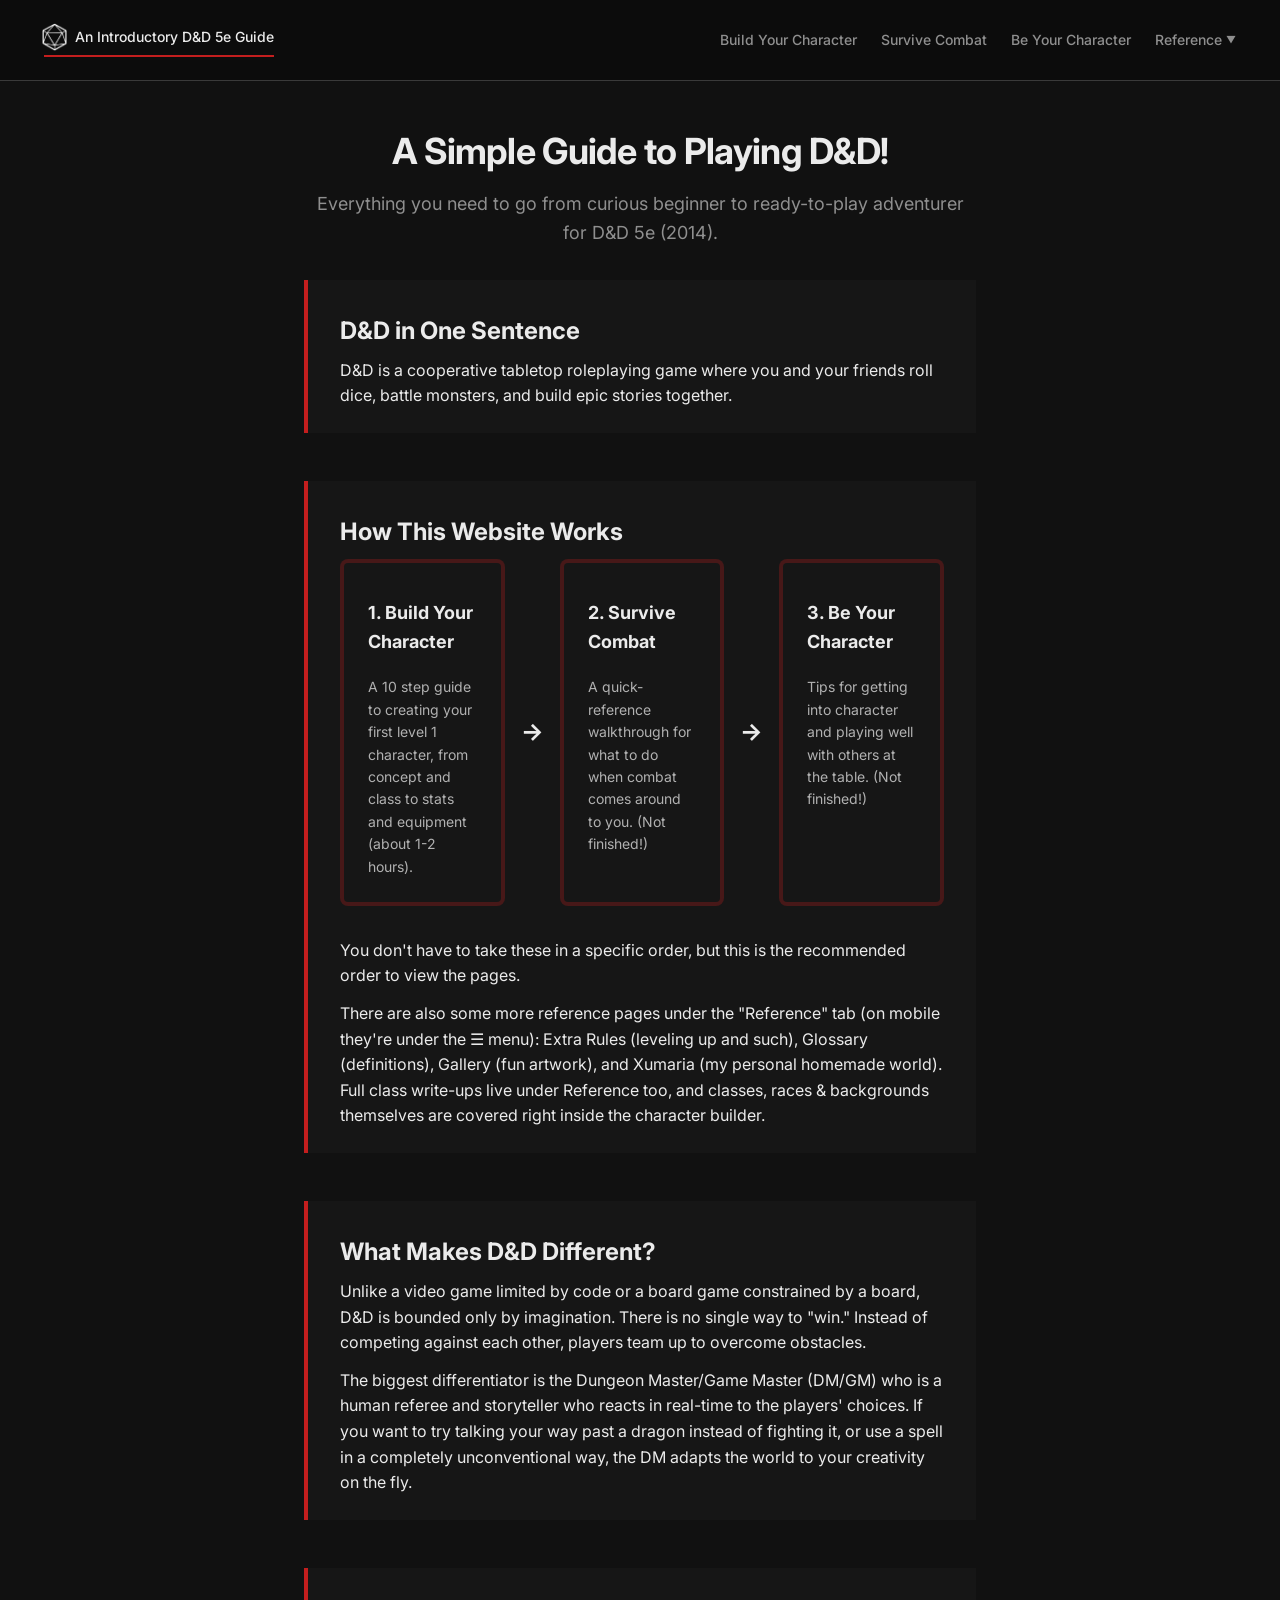
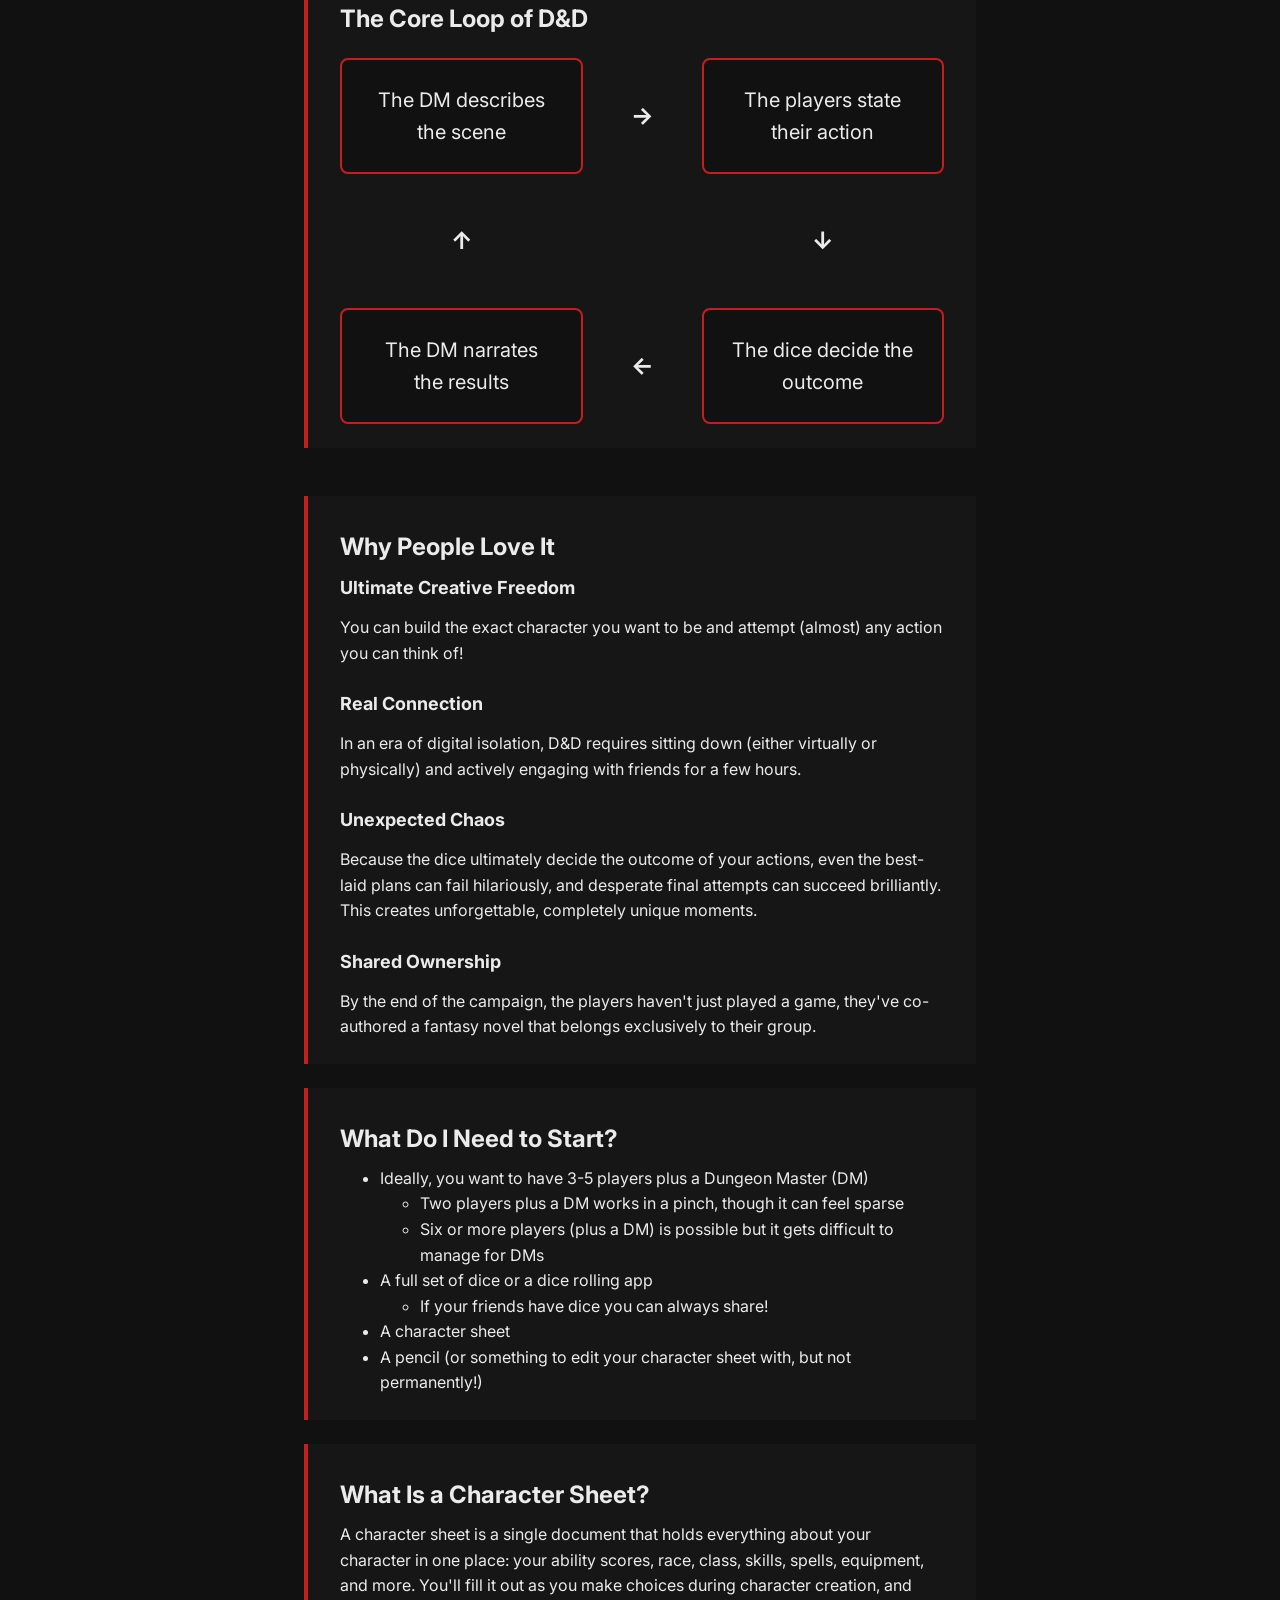
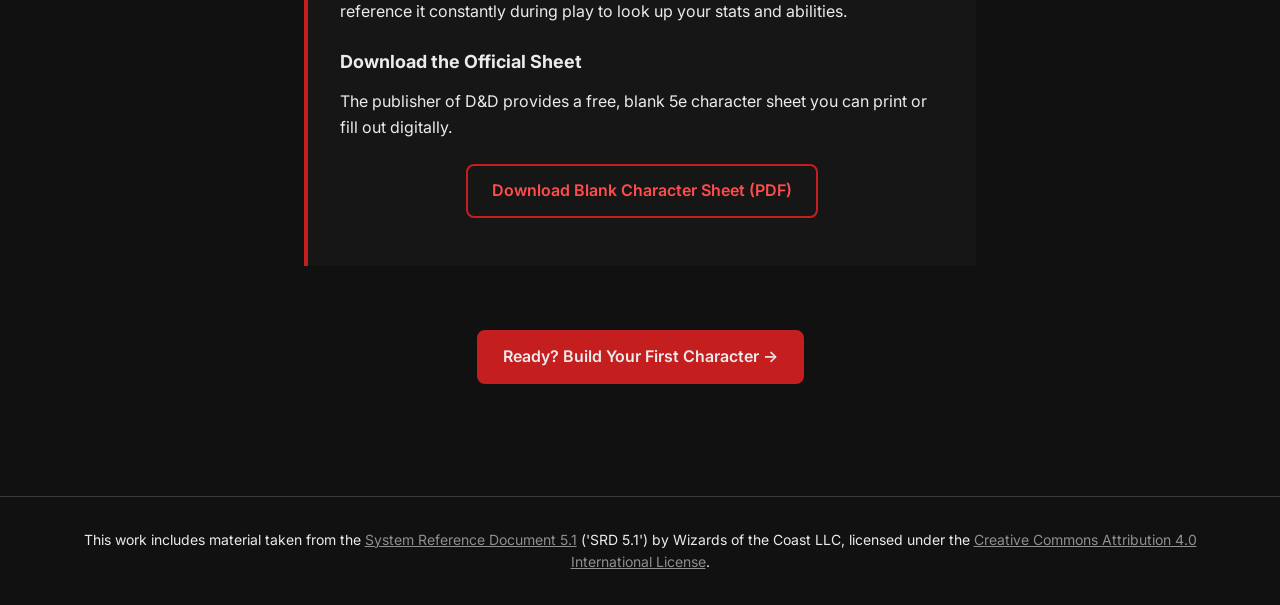
<file: index.html>
<!doctype html>

<html lang="en">
  <head>
    <meta charset="UTF-8" />
    <meta name="viewport" content="width=device-width, initial-scale=1.0" />
    <title>A Simple D&D 5e Guide</title>
    <link rel="icon" type="image/png" href="assets/d20_transparent.png" />

    <link rel="stylesheet" href="css/reset.css" />
    <link rel="stylesheet" href="css/variables.css" />
    <link rel="stylesheet" href="css/styles.css" />
    <link rel="preconnect" href="https://fonts.googleapis.com" />
    <link
      href="https://fonts.googleapis.com/css2?family=Inter:wght@400;500;600;700&display=swap"
      rel="stylesheet"
    />
  </head>

  <body>
    <header>
      <nav class="main-nav" id="main-nav"></nav>
    </header>

    <!-- Home Page Content -->
    <main>
      <section class="hero">
        <h1>A Simple Guide to Playing D&D!</h1>
        <p class="hero-sub">
          Everything you need to go from curious beginner to ready-to-play
          adventurer for D&D 5e (2014).
        </p>
      </section>

      <div id="intro-content">
        <div class="section">
          <h2>D&D in One Sentence</h2>
          <p>
            D&D is a cooperative tabletop roleplaying game where you and your
            friends roll dice, battle monsters, and build epic stories together.
          </p>
        </div>

        <div class="section">
          <h2>How This Website Works</h2>
          <div class="nav-cards">
            <a href="character-creator.html" class="nav-card nav-card-finished">
              <h3>1. Build Your Character</h3>
              <p>
                A 10 step guide to creating your first level 1 character, from
                concept and class to stats and equipment (about 1-2 hours).
              </p>
            </a>
            <span class="nav-card-arrow" aria-hidden="true">→</span>
            <div class="nav-card not-finished">
              <h3>2. Survive Combat</h3>
              <p>
                A quick-reference walkthrough for what to do when combat comes
                around to you. (Not finished!)
              </p>
            </div>
            <span class="nav-card-arrow" aria-hidden="true">→</span>
            <div class="nav-card not-finished">
              <h3>3. Be Your Character</h3>
              <p>
                Tips for getting into character and playing well with others at
                the table. (Not finished!)
              </p>
            </div>
          </div>

          <p>
            You don't have to take these in a specific order, but this is the
            recommended order to view the pages.
          </p>

          <p>
            There are also some more reference pages under the "Reference" tab
            (on mobile they're under the &#x2630; menu): Extra Rules (leveling
            up and such), Glossary (definitions), Gallery (fun artwork), and
            Xumaria (my personal homemade world). Full class write-ups live
            under Reference too, and classes, races & backgrounds themselves
            are covered right inside the character builder.
          </p>
        </div>

        <div class="section">
          <h2>What Makes D&D Different?</h2>
          <p>
            Unlike a video game limited by code or a board game constrained by a
            board, D&D is bounded only by imagination. There is no single way to
            "win." Instead of competing against each other, players team up to
            overcome obstacles.
          </p>
          <p>
            The biggest differentiator is the Dungeon Master/Game Master (DM/GM)
            who is a human referee and storyteller who reacts in real-time to
            the players' choices. If you want to try talking your way past a
            dragon instead of fighting it, or use a spell in a completely
            unconventional way, the DM adapts the world to your creativity on
            the fly.
          </p>
        </div>

        <div class="section">
          <h2>The Core Loop of D&D</h2>
          <div class="loop-cards">
            <div class="loop-card loop-card-tl">
              <p>The DM describes the scene</p>
            </div>
            <span class="loop-arrow loop-arrow-top" aria-hidden="true">→</span>
            <div class="loop-card loop-card-tr">
              <p>The players state their action</p>
            </div>
            <span class="loop-arrow loop-arrow-right" aria-hidden="true"
              >↓</span
            >
            <div class="loop-card loop-card-br">
              <p>The dice decide the outcome</p>
            </div>
            <span class="loop-arrow loop-arrow-bottom" aria-hidden="true"
              >←</span
            >
            <div class="loop-card loop-card-bl">
              <p>The DM narrates the results</p>
            </div>
            <span class="loop-arrow loop-arrow-left" aria-hidden="true">
              <span class="loop-arrow-symbol-default">↑</span>
              <span class="loop-arrow-repeat">
                <span class="loop-arrow-symbol-repeat">↻</span>
                <span class="loop-repeat-caption">The loop repeats</span>
              </span>
            </span>
          </div>
        </div>

        <div class="section">
          <h2>Why People Love It</h2>
          <h3>Ultimate Creative Freedom</h3>
          <p>
            You can build the exact character you want to be and attempt
            (almost) any action you can think of!
          </p>

          <h3>Real Connection</h3>
          <p>
            In an era of digital isolation, D&D requires sitting down (either
            virtually or physically) and actively engaging with friends for a
            few hours.
          </p>

          <h3>Unexpected Chaos</h3>
          <p>
            Because the dice ultimately decide the outcome of your actions, even
            the best-laid plans can fail hilariously, and desperate final
            attempts can succeed brilliantly. This creates unforgettable,
            completely unique moments.
          </p>

          <h3>Shared Ownership</h3>
          <p>
            By the end of the campaign, the players haven't just played a game,
            they've co-authored a fantasy novel that belongs exclusively to
            their group.
          </p>
        </div>
      </div>

      <div class="section">
        <h2>What Do I Need to Start?</h2>
        <ul>
          <li>
            Ideally, you want to have 3-5 players plus a Dungeon Master (DM)
            <ul>
              <li>
                Two players plus a DM works in a pinch, though it can feel
                sparse
              </li>
              <li>
                Six or more players (plus a DM) is possible but it gets
                difficult to manage for DMs
              </li>
            </ul>
          </li>
          <li>
            A full set of dice or a dice rolling app
            <ul>
              <li>If your friends have dice you can always share!</li>
            </ul>
          </li>
          <li>A character sheet</li>
          <li>
            A pencil (or something to edit your character sheet with, but not
            permanently!)
          </li>
        </ul>
      </div>

      <div class="section">
        <h2>What Is a Character Sheet?</h2>
        <p>
          A character sheet is a single document that holds everything about
          your character in one place: your ability scores, race, class, skills,
          spells, equipment, and more. You'll fill it out as you make choices
          during character creation, and reference it constantly during play to
          look up your stats and abilities.
        </p>

        <h3>Download the Official Sheet</h3>
        <p>
          The publisher of D&amp;D provides a free, blank 5e character sheet you
          can print or fill out digitally.
        </p>
        <div class="center-container">
          <a
            class="btn btn-secondary"
            href="https://media.wizards.com/2022/dnd/downloads/DnD_5E_CharacterSheet_FormFillable.pdf"
            target="_blank"
            rel="noopener noreferrer"
          >
            Download Blank Character Sheet (PDF)
          </a>
        </div>
      </div>

      <div class="page-cta">
        <a href="character-creator.html" class="btn btn-primary">
          Ready? Build Your First Character →
        </a>
      </div>
    </main>

    <footer class="site-footer">
      <p>
        This work includes material taken from the
        <a
          href="https://dnd.wizards.com/resources/systems-reference-document"
          target="_blank"
          rel="noopener noreferrer"
          >System Reference Document 5.1</a
        >
        ('SRD 5.1') by Wizards of the Coast LLC, licensed under the
        <a
          href="https://creativecommons.org/licenses/by/4.0/legalcode"
          target="_blank"
          rel="noopener noreferrer"
          >Creative Commons Attribution 4.0 International License</a
        >.
      </p>
    </footer>

    <script src="js/main.js"></script>
  </body>
</html>
</file>
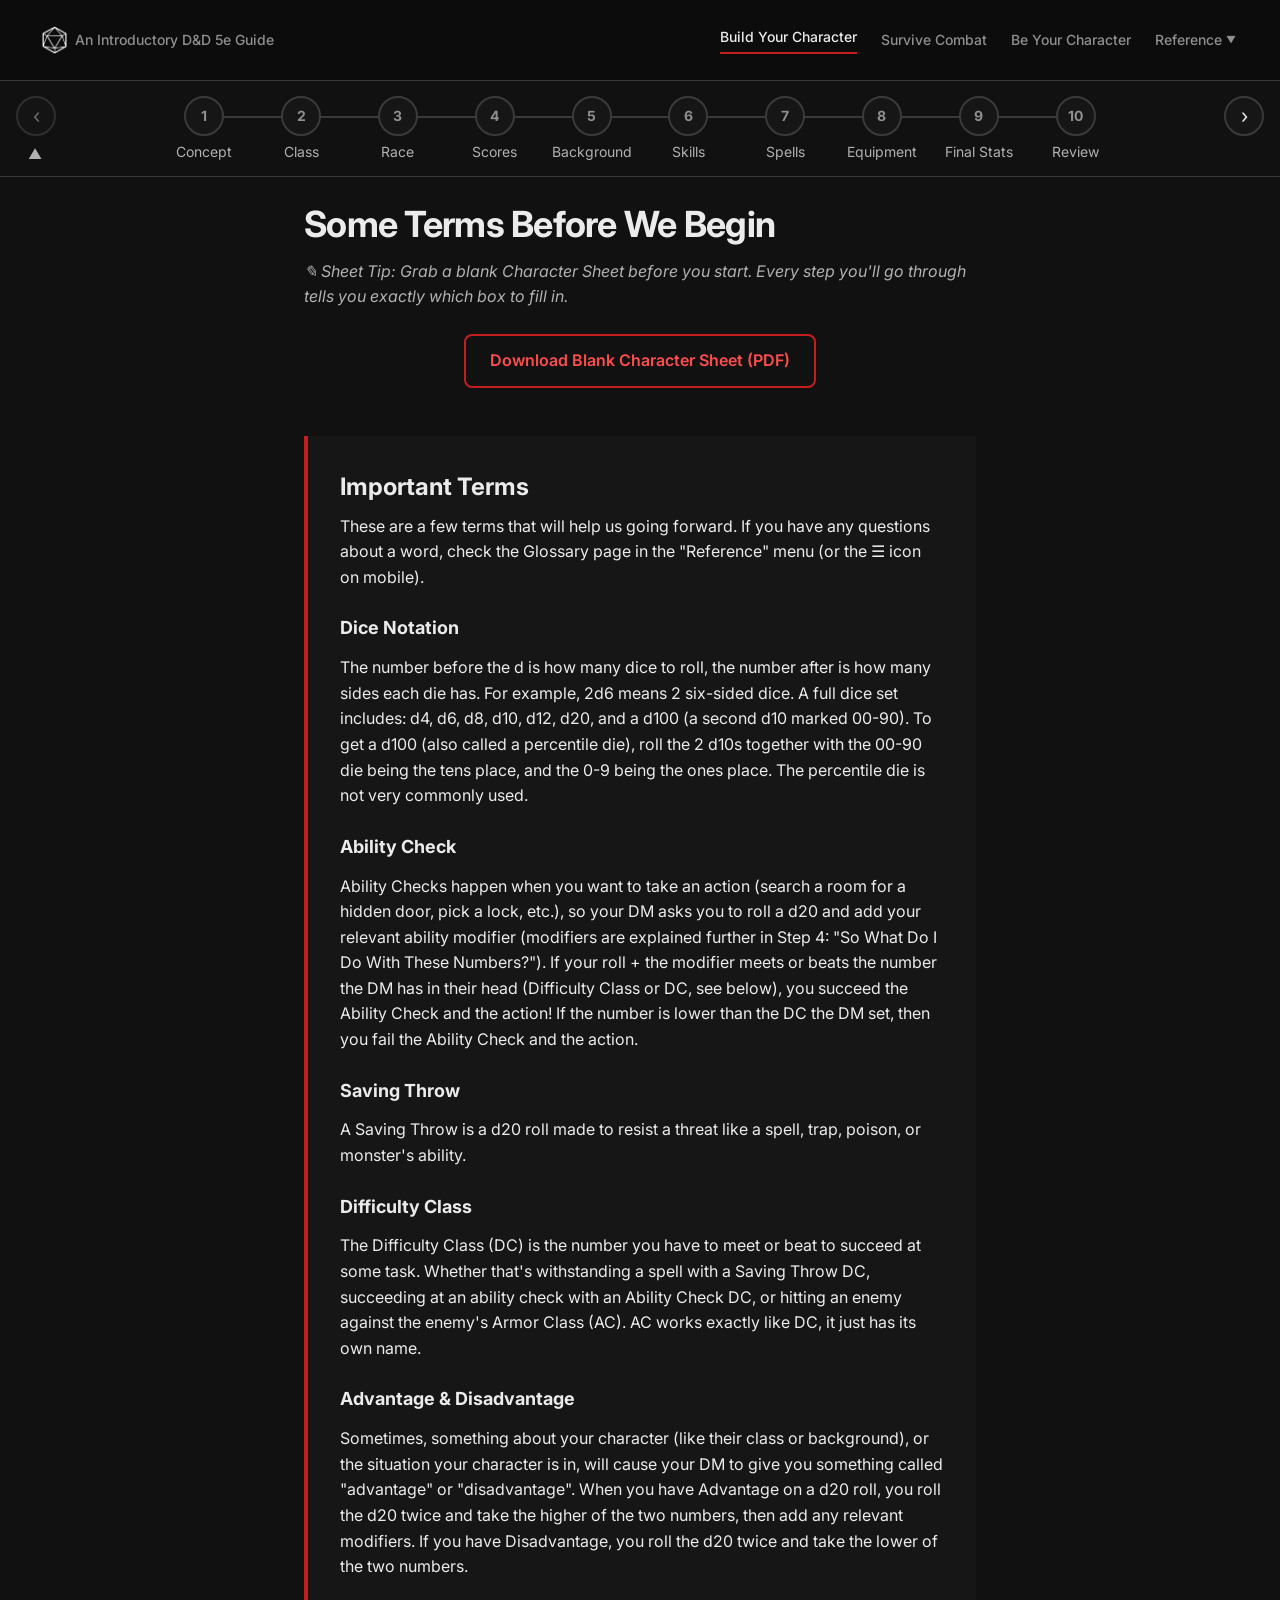
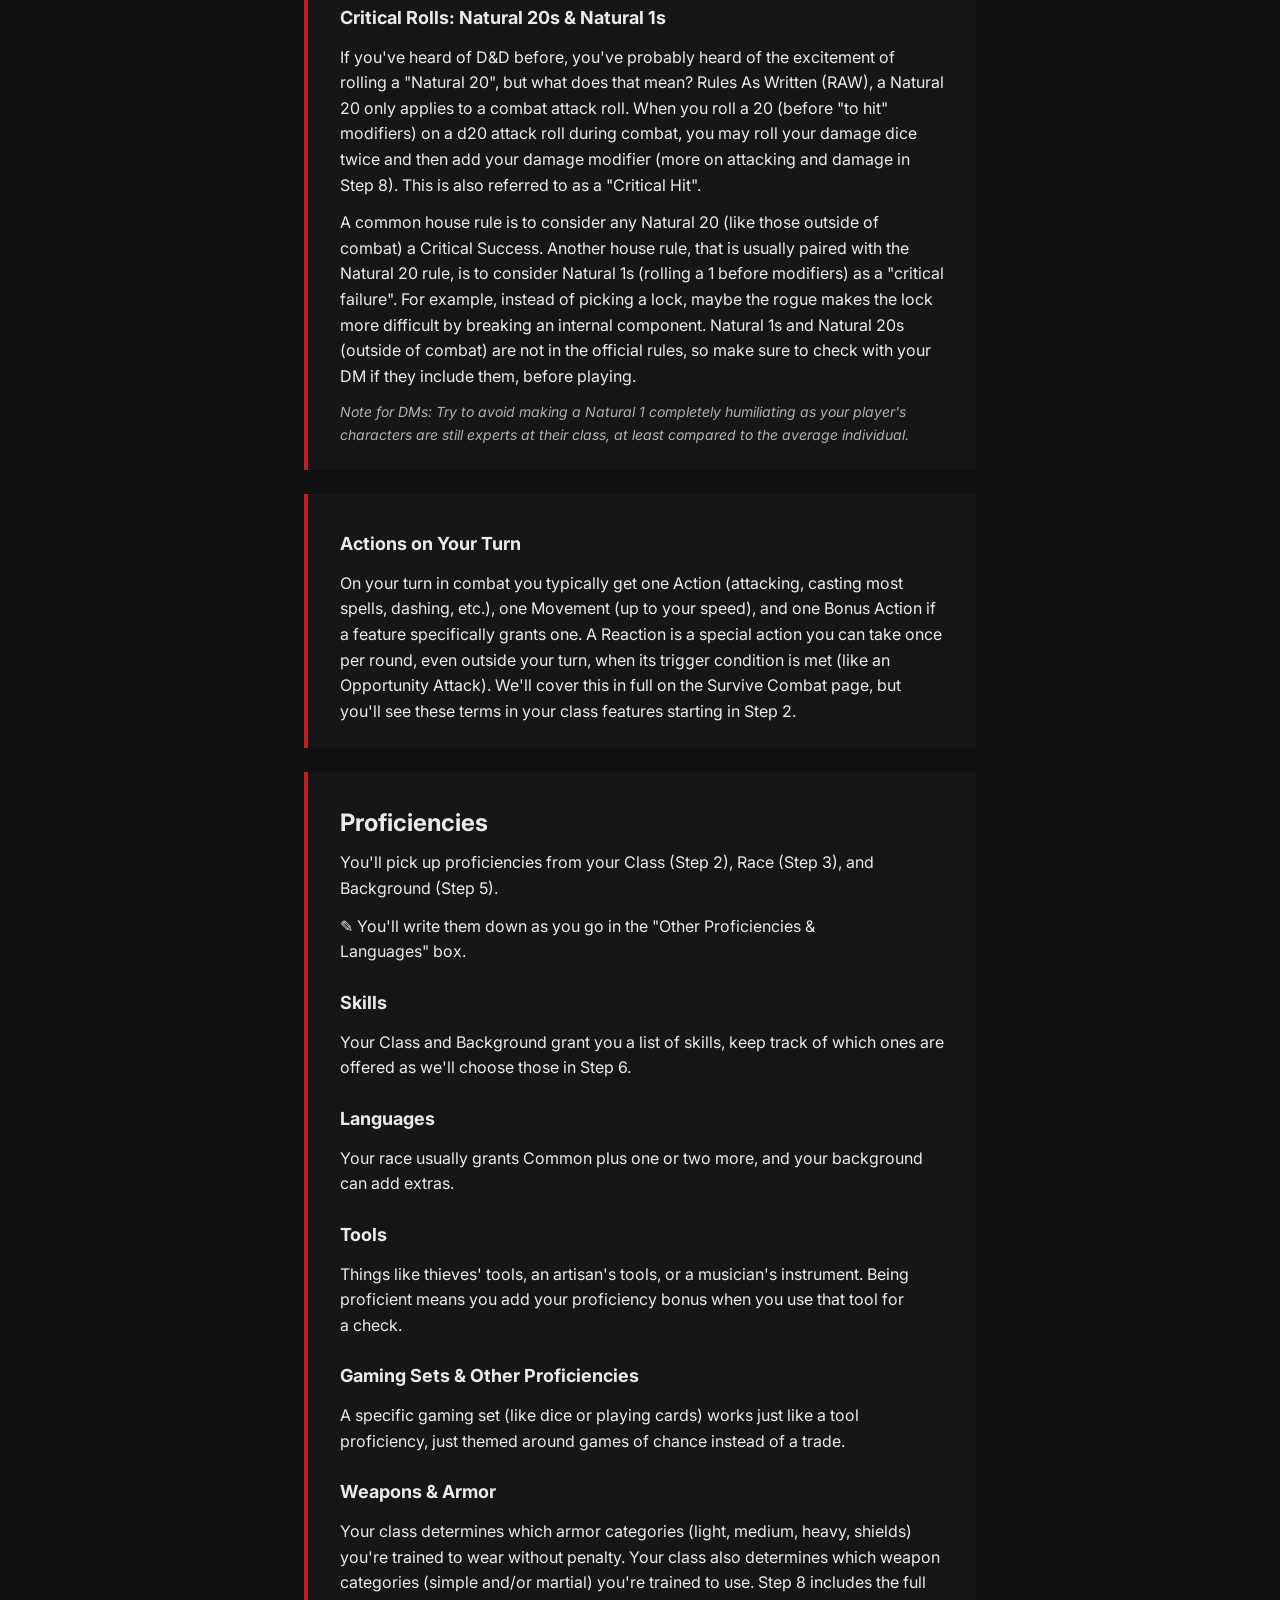
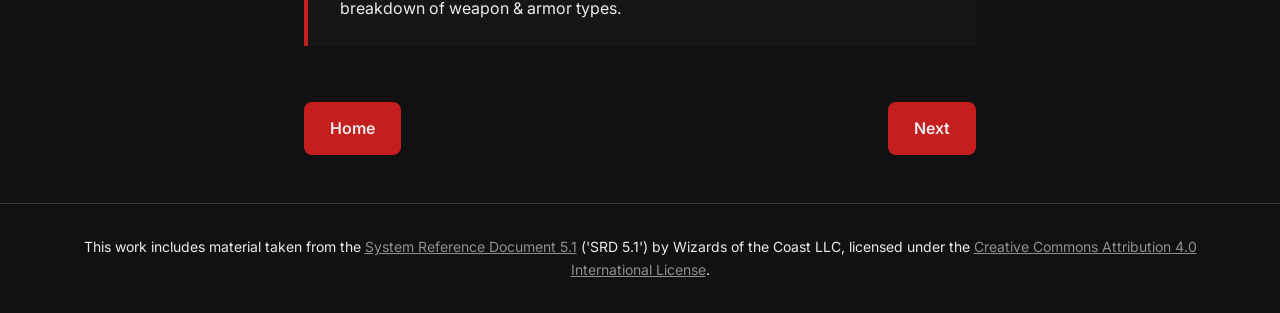
<file: character-creator.html>
<!doctype html>

<html lang="en">
  <head>
    <meta charset="UTF-8" />
    <meta name="viewport" content="width=device-width, initial-scale=1.0" />
    <title>D&D Character Creation</title>
    <link rel="icon" type="image/png" href="assets/d20_transparent.png" />

    <link rel="stylesheet" href="css/reset.css" />
    <link rel="stylesheet" href="css/variables.css" />
    <link rel="stylesheet" href="css/styles.css" />
    <link rel="preconnect" href="https://fonts.googleapis.com" />
    <link
      href="https://fonts.googleapis.com/css2?family=Inter:wght@400;500;600;700&display=swap"
      rel="stylesheet"
    />
  </head>

  <body>
    <header>
      <nav class="main-nav" id="main-nav"></nav>
    </header>

    <main>
      <!-- Step Tracker -->
      <nav class="step-tracker-nav" aria-label="Progress" id="step-tracker-nav">
        <button
          class="tracker-toggle"
          id="tracker-toggle"
          type="button"
          aria-expanded="true"
          aria-controls="step-tracker-content"
          aria-label="Toggle step tracker"
        >
          <span
            class="tracker-toggle-caret"
            aria-hidden="true"
            title="Click to Expand/Collapse"
          >
            &#9650;
          </span>
          <span
            class="tracker-toggle-count"
            id="tracker-toggle-count"
            title="Click to Expand/Collapse"
          >
            Before You Begin: Terms
          </span>
        </button>

        <!-- Mobile-only: replaces the whole tracker with a single centered
             step selector, since there's no room for pips or a toggle -->
        <select
          class="step-tracker-select"
          id="step-tracker-select"
          aria-label="Jump to step"
        >
          <option value="1">Step 1: Concept</option>
          <option value="2">Step 2: Class</option>
          <option value="3">Step 3: Race</option>
          <option value="4">Step 4: Scores</option>
          <option value="5">Step 5: Background</option>
          <option value="6">Step 6: Skills</option>
          <option value="7">Step 7: Spells</option>
          <option value="8">Step 8: Equipment</option>
          <option value="9">Step 9: Final Stats</option>
          <option value="10">Step 10: Sheet Review</option>
        </select>

        <div class="step-tracker-content" id="step-tracker-content">
          <button
            class="tracker-arrow tracker-arrow-prev"
            id="tracker-prev"
            aria-label="Previous step"
            type="button"
          >
            &lsaquo;
          </button>
          <menu class="step-tracker">
            <li class="tracker-entry">
              <button class="tracker-entry-btn" type="button">
                <span class="step-icon">1</span>
                <span class="step-label">Concept</span>
              </button>
            </li>
            <li class="tracker-entry">
              <button class="tracker-entry-btn" type="button">
                <span class="step-icon">2</span>
                <span class="step-label">Class</span>
              </button>
            </li>
            <li class="tracker-entry">
              <button class="tracker-entry-btn" type="button">
                <span class="step-icon">3</span>
                <span class="step-label">Race</span>
              </button>
            </li>
            <li class="tracker-entry">
              <button class="tracker-entry-btn" type="button">
                <span class="step-icon">4</span>
                <span class="step-label">Scores</span>
              </button>
            </li>
            <li class="tracker-entry">
              <button class="tracker-entry-btn" type="button">
                <span class="step-icon">5</span>
                <span class="step-label">Background</span>
              </button>
            </li>
            <li class="tracker-entry">
              <button class="tracker-entry-btn" type="button">
                <span class="step-icon">6</span>
                <span class="step-label">Skills</span>
              </button>
            </li>
            <li class="tracker-entry">
              <button class="tracker-entry-btn" type="button">
                <span class="step-icon">7</span>
                <span class="step-label">Spells</span>
              </button>
            </li>
            <li class="tracker-entry">
              <button class="tracker-entry-btn" type="button">
                <span class="step-icon">8</span>
                <span class="step-label">Equipment</span>
              </button>
            </li>
            <li class="tracker-entry">
              <button class="tracker-entry-btn" type="button">
                <span class="step-icon">9</span>
                <span class="step-label">Final Stats</span>
              </button>
            </li>
            <li class="tracker-entry">
              <button class="tracker-entry-btn" type="button">
                <span class="step-icon">10</span>
                <span class="step-label">Review</span>
              </button>
            </li>
          </menu>
          <button
            class="tracker-arrow tracker-arrow-next"
            id="tracker-next"
            aria-label="Next step"
            type="button"
          >
            &rsaquo;
          </button>
        </div>
      </nav>

      <!-- Pre-Step + 9 Character Creation Steps + Sheet Review -->

      <!-- Step 0 - Terms (pre-tracker step, not counted in the tracker) -->
      <div class="step active" id="step-0">
        <span class="step-count"> </span>
        <h1>Some Terms Before We Begin</h1>

        <div class="sheet-tip">
          &#x270E; Sheet Tip: Grab a blank Character Sheet before you start.
          Every step you'll go through tells you exactly which box to fill in.

          <div class="center-container">
            <a
              class="btn btn-secondary"
              href="https://media.wizards.com/2022/dnd/downloads/DnD_5E_CharacterSheet_FormFillable.pdf"
              target="_blank"
              rel="noopener noreferrer"
            >
              Download Blank Character Sheet (PDF)
            </a>
          </div>
        </div>

        <div class="section">
          <h2>Important Terms</h2>
          <p>
            These are a few terms that will help us going forward. If you have
            any questions about a word, check the Glossary page in the
            "Reference" menu (or the &#x2630; icon on mobile).
          </p>
          <h3>Dice Notation</h3>
          <p>
            The number before the d is how many dice to roll, the number after
            is how many sides each die has. For example, 2d6 means 2 six-sided
            dice. A full dice set includes: d4, d6, d8, d10, d12, d20, and a
            d100 (a second d10 marked 00-90). To get a d100 (also called a
            percentile die), roll the 2 d10s together with the 00-90 die being
            the tens place, and the 0-9 being the ones place. The percentile die
            is not very commonly used.
          </p>

          <h3>Ability Check</h3>
          <p>
            Ability Checks happen when you want to take an action (search a room
            for a hidden door, pick a lock, etc.), so your DM asks you to roll a
            d20 and add your relevant ability modifier (modifiers are explained
            further in Step 4: "So What Do I Do With These Numbers?"). If your
            roll + the modifier meets or beats the number the DM has in their
            head (Difficulty Class or DC, see below), you succeed the Ability
            Check and the action! If the number is lower than the DC the DM set,
            then you fail the Ability Check and the action.
          </p>

          <h3>Saving Throw</h3>
          <p>
            A Saving Throw is a d20 roll made to resist a threat like a spell,
            trap, poison, or monster's ability.
          </p>

          <h3>Difficulty Class</h3>
          <p>
            The Difficulty Class (DC) is the number you have to meet or beat to
            succeed at some task. Whether that's withstanding a spell with a
            Saving Throw DC, succeeding at an ability check with an Ability
            Check DC, or hitting an enemy against the enemy's Armor Class (AC).
            AC works exactly like DC, it just has its own name.
          </p>

          <h3>Advantage & Disadvantage</h3>
          <p>
            Sometimes, something about your character (like their class or
            background), or the situation your character is in, will cause your
            DM to give you something called "advantage" or "disadvantage". When
            you have Advantage on a d20 roll, you roll the d20 twice and take
            the higher of the two numbers, then add any relevant modifiers. If
            you have Disadvantage, you roll the d20 twice and take the lower of
            the two numbers.
          </p>

          <h3>Critical Rolls: Natural 20s & Natural 1s</h3>
          <p>
            If you've heard of D&D before, you've probably heard of the
            excitement of rolling a "Natural 20", but what does that mean? Rules
            As Written (RAW), a Natural 20 only applies to a combat attack roll.
            When you roll a 20 (before "to hit" modifiers) on a d20 attack roll
            during combat, you may roll your damage dice twice and then add your
            damage modifier (more on attacking and damage in Step 8). This is
            also referred to as a "Critical Hit".
          </p>
          <p>
            A common house rule is to consider any Natural 20 (like those
            outside of combat) a Critical Success. Another house rule, that is
            usually paired with the Natural 20 rule, is to consider Natural 1s
            (rolling a 1 before modifiers) as a "critical failure". For example,
            instead of picking a lock, maybe the rogue makes the lock more
            difficult by breaking an internal component. Natural 1s and Natural
            20s (outside of combat) are not in the official rules, so make sure
            to check with your DM if they include them, before playing.
          </p>
          <div class="dm-note">
            Note for DMs: Try to avoid making a Natural 1 completely humiliating
            as your player's characters are still experts at their class, at
            least compared to the average individual.
          </div>
        </div>

        <div class="section">
          <h3>Actions on Your Turn</h3>
          <p>
            On your turn in combat you typically get one Action (attacking,
            casting most spells, dashing, etc.), one Movement (up to your
            speed), and one Bonus Action if a feature specifically grants one. A
            Reaction is a special action you can take once per round, even
            outside your turn, when its trigger condition is met (like an
            Opportunity Attack). We'll cover this in full on the Survive Combat
            page, but you'll see these terms in your class features starting in
            Step 2.
          </p>
        </div>

        <div class="section">
          <h2>Proficiencies</h2>
          <p>
            You'll pick up proficiencies from your Class (Step 2), Race (Step
            3), and Background (Step 5).
          </p>
          <p>
            &#x270E; You'll write them down as you go in the "Other
            Proficiencies & Languages" box.
          </p>

          <h3>Skills</h3>
          <p>
            Your Class and Background grant you a list of skills, keep track of
            which ones are offered as we'll choose those in Step 6.
          </p>

          <h3>Languages</h3>
          <p>
            Your race usually grants Common plus one or two more, and your
            background can add extras.
          </p>

          <h3>Tools</h3>
          <p>
            Things like thieves' tools, an artisan's tools, or a musician's
            instrument. Being proficient means you add your proficiency bonus
            when you use that tool for a check.
          </p>

          <h3>Gaming Sets & Other Proficiencies</h3>
          <p>
            A specific gaming set (like dice or playing cards) works just like a
            tool proficiency, just themed around games of chance instead of a
            trade.
          </p>

          <h3>Weapons & Armor</h3>
          <p>
            Your class determines which armor categories (light, medium, heavy,
            shields) you're trained to wear without penalty. Your class also
            determines which weapon categories (simple and/or martial) you're
            trained to use. Step 8 includes the full breakdown of weapon & armor
            types.
          </p>
        </div>
      </div>

      <!-- Step 1 Character concept -->
      <div class="step" id="step-1">
        <span class="step-count">Step 1 of 10</span>
        <h1>Create Your Character Concept</h1>

        <!-- Step Content-->
        <div class="sheet-tip">
          &#x270E; Sheet Tip: Think about your character idea from a conceptual
          standpoint. Who are they? What do they want? What do they like? What
          do they hate?
        </div>

        <!-- Conceptual background -->
        <div class="section">
          <h2>Who Is Your Character?</h2>
          <p>
            Before you touch a single number on your sheet, think about your
            character as a person. Where did they grow up, and what was that
            like for them? What do they want more than anything else, and what
            are they afraid of? What do they love, what do they hate, and what
            do they believe in? You don't need answers to everything right now,
            just a rough sketch you can build on as you play.
          </p>
          <p>
            This concept doesn't need to be complicated. A single sentence like
            "a disgraced knight looking to restore his family's honor" or "a
            curious scholar who ran away from home to see the world" is plenty
            to start with. Everything else (like your race, class, and
            background), will help fill in the details.
          </p>
        </div>

        <!-- Sheet basics: name -->
        <div class="section">
          <h2>Character & Player Name</h2>
          <p>
            &#x270E; At the very top of your sheet you'll find two boxes:
            "Character Name" and "Player Name." The character name box is for
            whatever you land on for the concept you're building, and the player
            name box is for you, the real person playing them. Quick and easy,
            but a good first thing to fill in.
          </p>
        </div>

        <!-- Personality traits -->
        <div class="section">
          <h2>Personality Traits, Ideals, Bonds & Flaws</h2>
          <p>
            &#x270E; Under the name boxes, on the front page, you'll find four
            small boxes: Personality Traits, Ideals, Bonds, and Flaws. These
            take the concept you've been building above and turn it into a few
            concrete lines you (and your DM) can reference at the table.
          </p>

          <h3>Personality Traits</h3>
          <p>
            A quirk or habit that makes your character feel like a real person
            (Ex: "I tip generously, even when I can't afford it"). If you'd
            rather borrow suggestions, your Background in Step 5 will have a
            few, so you can leave this box blank.
          </p>
          <h3>Ideals</h3>
          <p>
            A belief or principle your character holds close, the thing that
            guides their choices (Ex: "The strong have a duty to protect the
            weak").
          </p>
          <h3>Bonds</h3>
          <p>
            A person, place, or thing your character cares about deeply (Ex:
            "I'll do anything to protect my little sister").
          </p>
          <h3>Flaws</h3>
          <p>
            A weakness, vice, or blind spot that can get your character into
            trouble (Ex: "I can't resist a bet, even a bad one").
          </p>
          <p>
            If your background (Step 5) comes with suggested traits, feel free
            to borrow from those, or just write your own to match the character
            you already have in your head.
          </p>
        </div>

        <!-- Alignment -->
        <div class="section">
          <h2>Alignment</h2>
          <p>
            Alignment is a rough shorthand for your character's moral and
            personal outlook, written as two words like "Lawful Good" or
            "Chaotic Neutral." The first word is where they fall between Lawful,
            Neutral, and Chaotic (do they follow rules and tradition, or act on
            instinct and personal freedom?). The second word is where they fall
            between Good, Neutral, and Evil (do they look out for others, or
            mostly for themselves?). Don't overthink it, alignment is a starting
            point, not a cage.
          </p>
          <p>
            &#x270E; Pick whichever combination feels closest to the character
            you sketched out above, then write it in the "Alignment" box.
          </p>
        </div>

        <!-- Class Blurbs -->
        <div class="section">
          <h2>The Classes at a Glance: Conceptually</h2>
          <p>
            Your class is one of the biggest parts of your concept, it shapes
            what your character is capable of and how they solve problems. Below
            is a one-sentence look at each to help spark ideas, but we'll go
            over classes fully next in Step 2.
          </p>

          <h3>Barbarian</h3>
          <p>A fierce warrior who channels rage into devastating attacks.</p>

          <h3>Bard</h3>
          <p>
            A charismatic performer who inspires allies and weaves magic through
            music and words.
          </p>

          <h3>Cleric</h3>
          <p>
            A devoted servant of a deity, channeling divine power to heal and
            smite.
          </p>

          <h3>Druid</h3>
          <p>
            A guardian of nature who can shapeshift and command the elements.
          </p>

          <h3>Fighter</h3>
          <p>
            A master of weapons and combat tactics, adaptable to almost any
            fighting style.
          </p>

          <h3>Monk</h3>
          <p>
            A disciplined martial artist who fights with fists, focus, and inner
            energy.
          </p>

          <h3>Paladin</h3>
          <p>
            A holy warrior bound by a sacred oath to fight for their ideals.
          </p>

          <h3>Ranger</h3>
          <p>A skilled hunter and tracker at home in the wilderness.</p>

          <h3>Rogue</h3>
          <p>
            A cunning trickster who relies on stealth, precision, and quick
            thinking.
          </p>

          <h3>Sorcerer</h3>
          <p>A spellcaster with magic woven into their very being.</p>

          <h3>Warlock</h3>
          <p>
            A wielder of magic granted through a pact with a powerful
            otherworldly patron.
          </p>

          <h3>Wizard</h3>
          <p>
            A scholarly spellcaster who masters magic through study and
            preparation.
          </p>

          <h3>Artificer (Optional)</h3>
          <p>
            A brilliant tinkerer who channels their magic into creations.
            Artificers are not from the core rules, so make sure you ask your DM
            before considering this class.
          </p>
        </div>

        <!-- Mechanical backgound mention -->
        <div class="section">
          <h2>A Quick Note on Backgrounds</h2>
          <p>
            Later on, in Step 5, you'll choose a "background," which is the
            mechanical side of your character's history in one word (Ex:
            Acolyte, Criminal, Soldier, or Sage).
          </p>
          <p>
            It grants you skills, tools, and a bit more flavor to round out your
            concept. You don't need to worry about it yet, just keep in mind
            that the character concept you're building now will help guide which
            background feels right later.
          </p>
        </div>

        <!-- Character Examples -->
        <div class="section">
          <h2>Character Examples</h2>
          <p>
            Still not sure where to start? The Gallery is home to a few
            characters from our own table which could help get the gears
            turning.
          </p>

          <div class="center-container">
            <a
              class="btn btn-primary"
              href="gallery.html"
              target="_blank"
              rel="noopener noreferrer"
            >
              Check out the Gallery now →
            </a>
          </div>
        </div>
      </div>

      <!-- Step 2 - Class -->
      <div class="step" id="step-2">
        <span class="step-count">Step 2 of 10</span>
        <h1>Choose your Class</h1>

        <!-- step content -->
        <div class="sheet-tip">
          &#x270E; Sheet Tip: Write this in the "Class &amp; Level" box at the
          top of your character sheet (Ex. Fighter 1).
        </div>

        <div class="section">
          <h2>What Is a Class?</h2>
          <p>
            Your class is the biggest mechanical choice you'll make, it decides
            what your character can actually do, how tough they are, what
            they're good at in a fight, and whether they cast spells. Back in
            Step 1 you saw a one-sentence flavor blurb for each class. Here
            we'll focus on the numbers behind them.
          </p>
        </div>

        <!-- Terms -->
        <div class="section">
          <h2>A Few Terms First</h2>

          <h3>Hit Die</h3>
          <p>
            The die you roll for hit points (your health). A bigger die means a
            sturdier character. Your class's hit die also sets your starting hit
            points at level 1. You'll do the actual math in step 9.
          </p>

          <h3>Primary Ability/Abilities</h3>
          <p>
            The ability score that matters most for this class. When you set
            your scores in Step 4, this is where you'll usually want your
            highest number. An "&amp;" means both abilities are important,
            whereas an "or" means you should choose one or the other. For now,
            just know that it's the stat your class relies on most and you'll
            want it to be one of your highest numbers when you assign scores
            later.
          </p>

          <h3>Spellcasting</h3>
          <p>
            Whether the class casts spells, and if so, which ability score
            powers those spells. Not every class casts (more on spells in Step
            7).
          </p>

          <h3>Subclass Level</h3>
          <p>
            This is the level where you choose a subclass (explained below).
          </p>
        </div>

        <!-- Subclasses -->
        <div class="section">
          <h2>Subclasses</h2>
          <p>
            Within each class there are subclasses that each provide unique
            features. Most subclasses are chosen at level 3, but some you choose
            at level 1 or 2. Think of your subclass as a specialization within
            your class, for example a Fighter might become a Champion (a
            straightforward, hard-hitting specialist) or an Eldritch Knight (a
            fighter who dabbles in magic).
          </p>
        </div>

        <div class="section">
          <h2>How to Read a Class Entry</h2>

          <h3>Saving Throws</h3>
          <p>
            Every class makes you proficient in exactly two saving throws,
            listed at the top of the class entry.
          </p>
          <p>
            &#x270E; Mark both in the "Saving Throws" section on the first page
            of your sheet by filling in the bubble next to each one.
          </p>

          <h3>Armor and Weapon Proficiencies</h3>
          <p>
            The entry lists which armor categories (light, medium, heavy,
            shields) and weapon categories (simple, martial) your class is
            trained in.
          </p>
          <p>
            &#x270E; Write these in the "Other Proficiencies & Languages" box on
            the first page of your sheet.
          </p>

          <h3>Skills</h3>
          <p>
            Your class offers a short list of skills to choose from and tells
            you how many to pick (usually two). Hold off on selecting them for
            now, as Step 6 covers skills in full. Just make a note of which
            skills are on your class's list.
          </p>

          <h3>Starting Equipment</h3>
          <p>
            Your class gives you a choice of starting gear, usually something
            like "option A or option B." Pick one from each choice. If it says
            something like "any martial melee weapon" or "any simple weapon,"
            just write that down for now. We'll go over weapons and gear in Step
            8.
          </p>

          <h3>Level 1 Features</h3>
          <p>
            Once you open a class's entry, the "Features at level 1" is what you
            are looking for. Click "Full Class Details" to see a level-by-level
            list of every feature and when you unlock it.
          </p>
          <p>
            &#x270E; Write the 1st level feature names in the "Features &
            Traits" box on the first page of your sheet.
          </p>
          <p>
            Some of them are choices you need to make right now (a Fighter picks
            a Fighting Style; a Cleric picks a Divine Domain), so read each one
            and decide. You don't need to memorize the rules, just know what you
            have access to.
          </p>
        </div>

        <!-- Class list -->
        <div class="section section-full-border" id="classes">
          <h2>Classes</h2>
          <p>Click a card to open it and view the details of the class.</p>

          <p>
            &#x270E; Once you've decided on a class, write it in the "Class &
            Level" box at the top of the first page. For example, if you chose
            Fighter at first level, you would write: "Fighter 1"
          </p>

          <h3>Core Classes</h3>
          <!-- Cards are rendered from the CLASSES array in js/reference-data.js -->
          <div class="option-cards" id="class-cards"></div>

          <br />

          <h2>Other Classes</h2>
          <p>
            Not part of the free core rules, but popular additions from later
            sourcebooks and homebrew.
          </p>
          <p class="dm-note">
            Note: Artificer and Blood Hunter are not from the core D&D Rule
            Books, so make sure to check with your DM before considering either
            of those.
          </p>
          <div class="option-cards" id="other-class-cards"></div>

          <div class="center-container">
            <h3>
              Want to see all of the full class details at once? Click below.
            </h3>
            <a class="btn btn-secondary" href="classes.html" target="_blank">
              See Full Class Details →
            </a>
          </div>
        </div>
      </div>

      <!-- Step 3 - Race -->
      <div class="step" id="step-3">
        <span class="step-count">Step 3 of 10</span>
        <h1>Choose your Race</h1>

        <!-- step content -->
        <div class="sheet-tip">
          &#x270E; Sheet Tip: Write this in the "Race" box at the top of your
          character sheet.
        </div>

        <div class="section">
          <h2>What Is a Race?</h2>
          <p>
            Your race represents your character's ancestry, the people or
            lineage they were born into. It's mostly a story choice (are you a
            human, elf, dwarf, halfling, or something more unusual), but it also
            comes with a small bundle of built-in traits that shape how your
            character moves through the world.
          </p>
        </div>

        <div class="section">
          <h2>What Does Race Affect?</h2>
          <p>
            Every race grants a handful of traits automatically. You don't
            choose these, they come as a package once you pick a race. Below are
            the most common things a race affects.
          </p>

          <h3>Ability Score Increases</h3>
          <p>
            Most races bump one or more of your six ability scores. This is
            added on top of the scores you'll set in Step 4 (for example, elves
            get +2 to Dexterity).
          </p>
          <details>
            <summary class="collapse-heading">
              <span class="icon">▼</span>
              Optional Rule: Moving Racial Bonuses (TCE)
            </summary>
            <p>
              The rules expansion "Tasha's Cauldron of Everything (TCE)"
              introduced an optional rule allowing you to put the +2 and +1 (or
              3 +1s) into any ability scores (as long as they weren't the same
              Ability Score) instead of the ones set by the race.
            </p>
            <p>
              As always, make sure to check with your DM if they allow this
              optional rule before committing to it.
            </p>
          </details>

          <h3>Size</h3>
          <p>
            Typically "Small" or "Medium", which affects things like the space
            you take up, the speed you walk, and some of the gear you can use.
          </p>

          <h3>Movement Speed</h3>
          <p>
            Your speed is how many feet you can move on your turn in combat, and
            it's a good baseline for travel outside of combat too. Most races
            walk 30 feet, though some (like gnomes and dwarves) are a bit slower
            at 25 feet, and a few are faster.
          </p>
          <p>
            &#x270E; Whatever your race grants, write that number in the "Speed"
            box near the top of your sheet.
          </p>
          <p>
            Difficult terrain (like rubble, mud, or thick underbrush) costs
            extra movement, and some race traits or spells can boost your speed
            further.
          </p>

          <h3>Languages</h3>
          <p>Your race may provide a language in addition to "Common".</p>
          <p>
            &#x270E; Write your known languages in the "Other Proficiencies &
            Languages" box on the first page
          </p>

          <h3>Special Traits</h3>
          <p>
            Extra features unique to your race, such as darkvision (seeing in
            the dark), resistance to certain kinds of damage, or a free skill or
            language.
          </p>
          <p>
            &#x270E; Write any additional features down in either the "Features
            & Traits" box on the first page, or the "Additional Features &
            Traits" box on the second page.
          </p>
          <p>
            &#x270E; If you recieve proficiency in a Skill, fill in the bubble
            next to that respective skill. We'll go over skills fully later in
            Step 6.
          </p>
          <p>
            &#x270E; If you gain a new language, write it down with the other
            languages in the "Other Proficiencies & Languages" box.
          </p>
        </div>

        <div class="section section-full-border" id="races">
          <h2>Races</h2>
          <p>
            There are a lot of races to choose from, and each one has its own
            set of traits. The full free rules lineup is below, so pick
            whichever fits the character concept you built back in Step 1. If
            there isn't any that match here, you can find more online.
          </p>
          <p>
            &#x270E; When you've decided, write it in the "Race" box. You'll
            apply its ability score increases once you set your scores in Step
            4.
          </p>
          <p class="dm-note">
            DM Note: Some races you can find online may be from other sources,
            make sure to confirm with your DM on which sources they use.
          </p>

          <h3>Standard Races</h3>
          <!-- Cards are rendered from the RACES array in js/reference-data.js -->
          <div class="option-cards" id="race-cards"></div>

          <h3>Exotic Races</h3>
          <div class="option-cards" id="exotic-cards"></div>

          <!-- Verdarii Race -->
          <h2></h2>
          <details>
            <summary class="collapse-heading">
              <span class="icon">▼</span>
              Interested in a Flora-based Elf Race? Check Out the Verdarii.
            </summary>
            <p>
              A homebrew nature-bound Elven people from the Xumaria setting, who
              found refuge among the elven forests of Eryn Lasgalen and spread
              across the world wherever nature runs deep.
            </p>
            <p>
              "Verdarii (Base)" below is the base race and lists the traits
              every Verdarii shares; the other five cards are subraces that have
              each grown to reflect the wild region they call home. To choose
              one, write down the features from the Verdarii (Base) then write
              down the features from the subrace of your choosing.
            </p>
            <p class="dm-note">
              The Verdarii races were built based on the Sea Elf race so they
              might be slightly stronger than the standard races. Make sure to
              consult your DM before choosing one of these races.
            </p>
            <!-- Cards are rendered from the VERDARII_SUBRACES array in js/reference-data.js -->
            <div class="option-cards" id="verdarii-cards"></div>
          </details>

          <div class="center-container">
            <h2>None of These Catching Your Eye?</h2>

            <a
              class="btn btn-primary"
              href="https://dnd5e.wikidot.com/#toc2"
              target="_blank"
            >
              Check Out The Full Race List (DND 5e Wikidot) →
            </a>
          </div>
        </div>
      </div>

      <!-- Step 4 - Ability Scores -->
      <div class="step" id="step-4">
        <span class="step-count">Step 4 of 10</span>
        <h1>Determine Your Ability Scores</h1>

        <!-- step content -->
        <div class="sheet-tip">
          &#x270E; Sheet Tip: On the official sheet, each Ability Score gets a
          large box, where the Ability Score goes, with a small oval below it
          where the Modifier goes. Alternatively, you can swap the two, but that
          is left up to personal/group preference.
        </div>

        <!-- 6 Scores overview -->
        <div class="section">
          <h2>What Are the Six Ability Scores?</h2>
          <h3>Strength (STR)</h3>
          <p>
            Measures physical power, athletic training and the extent to which
            you can exert raw bodily force. In combat, your Strength modifier is
            added to melee weapon attack rolls (to determine if you hit) and to
            the damage roll (to determine how hard you hit. More on that in step
            10)
          </p>
          <p>Important For: Barbarian, Fighter (STR based), Paladin</p>

          <h3>Dexterity (DEX)</h3>
          <p>
            Measures physical agility, reflexes, balance, and hand-eye
            coordination. Dexterity contributes to how hard you are to hit. The
            more agile you are, the harder it is for enemies to land a blow.
            You'll calculate the exact number (called Armor Class or AC ) in
            step 8, once you've also chosen your armor.
          </p>
          <p>Important For: Rogue, Ranger, Monk, Fighter (DEX based)</p>

          <h3>Constitution (CON)</h3>
          <p>
            Measures internal fortitude, stamina, physical endurance.
            Constitution is used to determine your Hit Points (your health),
            your ability to survive harsh environments, and your resilience
            against poisons and diseases.
          </p>
          <p>Important For: Hit Point Calculation</p>

          <h3>Intelligence (INT)</h3>
          <p>
            Measures mental ability, information recall, and analytical skill.
            Intelligence governs your ability to reason, memorize facts, and
            understand unfamiliar languages or arcane theories.
          </p>
          <p>Important For: Wizard, Artificer</p>

          <h3>Wisdom (WIS)</h3>
          <p>
            Measures your attunement to the world, perceptiveness, and
            intuition. Wisdom represents how well you read body language, notice
            hidden threats, and harness certain magical energies.
          </p>
          <p>Important For: Cleric, Druid, Ranger</p>

          <h3>Charisma (CHA)</h3>
          <p>
            Measures your force of personality, eloquence, and leadership.
            Charisma determines how effectively you can persuade, deceive,
            intimidate, and charm others.
          </p>
          <p>Important For: Bard, Paladin, Sorcerer, Warlock</p>
        </div>

        <!-- What to grab from Steps 2 & 3 before generating numbers -->
        <div class="section">
          <h2>What You'll Need From Earlier Steps</h2>
          <p>
            Before you start generating numbers, grab two things from your
            earlier choices.
          </p>

          <h3>Your Class's Primary Ability</h3>
          <p>
            From Step 2, your class entry lists a primary ability (or two).
            That's where you'll want your highest score. If you don't remember
            it, the details for the class you chose earlier in Step 2 has it.
          </p>

          <h3>Your Race's Ability Score Increases</h3>
          <p>
            From Step 3, your race bumps certain scores after you assign them.
            Keep that in mind as you go: a racial +2 can nudge a 14 up to a 16,
            which is a meaningful difference.
          </p>
        </div>

        <!-- How to roll them -->
        <div class="section">
          <h2>Generate Your Scores</h2>
          <p>
            Ability scores are determined three main ways, but no matter which
            method you use, ability scores max out at 20 for player characters,
            even after racial bonuses and level-ups. Make sure to check with
            your DM before choosing a method, as some DMs may have a preference.
          </p>
          <p>
            If your desired scores don't pan out the way you had planned for a
            certain class, you are always welcome to switch classes. Just make
            sure to write down all of the information for the new class!
          </p>

          <!-- Rolling for Stats -->
          <div>
            <h3>Rolling for Stats</h3>
            <p>
              To roll for your stats you're going to need 4d6 (four six-sided
              dice). Roll all four at once and add up the three highest rolls
              (ignore the lowest rolled die). Then repeat this for all six
              ability scores. Once you have all six numbers, assign them to
              whichever abilities you like (usually putting your highest in your
              class's primary ability). Know these numbers still aren't final;
              leveling up later can raise them further. This option (in my
              opinion) is the most enjoyable, because who doesn't like rolling a
              lot of dice?
            </p>
          </div>

          <!-- Standard Array -->
          <div>
            <h3>Standard Array</h3>
            <p>
              Standard Array is the fastest and most simple way to set your
              ability scores: you get six preset numbers (15, 14, 13, 12, 10,
              and 8) and assign them to your six stats however you like. There's
              no math involved, just placement. It's a great option if you want
              a simple and balanced character without spending time on
              number-crunching, very good for someone starting out.
            </p>
          </div>

          <!-- Point Buy -->
          <div>
            <h3>Point Buy</h3>
            <p>
              Point Buy gives you 27 points to spend on your six ability scores,
              with each score starting at 8. You can raise a score by spending
              points but keep in mind, lower scores are cheaper. Each point of
              increase up to 13 costs 1 point; raising a score from 13 to 14 or
              from 14 to 15 costs 2 points each. No score can go above 15
              (before racial bonuses), keeping characters balanced while giving
              you full control over your build. This option has much more
              precision to your scores, allowing you to build the exact
              character you want.
            </p>

            <!-- Point Buy Table -->
            <div class="table-wrap">
              <table class="modifier-table">
                <tr>
                  <th>Score</th>
                  <th>Point Cost</th>
                </tr>
                <tr>
                  <td>8</td>
                  <td>0</td>
                </tr>
                <tr>
                  <td>9</td>
                  <td>1</td>
                </tr>
                <tr>
                  <td>10</td>
                  <td>2</td>
                </tr>
                <tr>
                  <td>11</td>
                  <td>3</td>
                </tr>
                <tr>
                  <td>12</td>
                  <td>4</td>
                </tr>
                <tr>
                  <td>13</td>
                  <td>5</td>
                </tr>
                <tr>
                  <td>14</td>
                  <td>7</td>
                </tr>
                <tr>
                  <td>15</td>
                  <td>9</td>
                </tr>
              </table>
            </div>
          </div>
        </div>

        <!-- Assigning scores to abilities -->
        <div class="section">
          <h2>Assign Your Scores</h2>
          <p>
            &#x270E; Once you have your six numbers, write each one in the large
            box next to the ability name on your sheet. Put your highest number
            in your class's primary ability, and work down from there.
            Constitution is worth investing in for almost every character since
            it directly affects your hit points, so try not to dump it entirely.
          </p>
        </div>

        <!-- Applying racial ability score increases -->
        <div class="section">
          <h2>Add Your Racial Increases</h2>
          <p>
            &#x270E; Now take the ability score increases from your race (Step
            3) and add them on top of what you just assigned. Update the large
            score box and recalculate the modifier oval below it. Scores cap at
            20, even with racial bonuses.
          </p>
        </div>

        <!-- What to do with Ability Scores -->
        <div class="section">
          <h2>Calculate Your Modifiers</h2>
          <p>
            Your Ability Scores are the basis of your character's technical
            ability. They affect your health, how hard you hit, how well you
            take a hit, and so much more. Each Ability Score corresponds to a
            “modifier” which you use to affect your dice rolls. Your modifier is
            also added to saving throws (a d20 roll that symbolizes a reaction
            to the environment) depending on which ability score is being
            tested.
          </p>
          <p>
            To calculate your modifier, take your Ability Score, subtract 10,
            and divide by 2, rounding down if necessary (see table below).
          </p>
          <p>Example - You rolled a 17:</p>
          <p>17 - 10 = 7 -> 7 / 2 = 3.5 -> rounded down -> modifier = +3</p>

          <!-- Ability Score Modifier Table-->
          <h3>Ability Score Modifier Table</h3>
          <div class="table-wrap">
            <table class="modifier-table">
              <tr>
                <th>Ability Score</th>
                <th>Modifier</th>
              </tr>
              <tr>
                <td>0-1</td>
                <td>-5</td>
              </tr>
              <tr>
                <td>2-3</td>
                <td>-4</td>
              </tr>
              <tr>
                <td>4-5</td>
                <td>-3</td>
              </tr>
              <tr>
                <td>6-7</td>
                <td>-2</td>
              </tr>
              <tr>
                <td>8-9</td>
                <td>-1</td>
              </tr>
              <tr>
                <td>10-11</td>
                <td>+0</td>
              </tr>
              <tr>
                <td>12-13</td>
                <td>+1</td>
              </tr>
              <tr>
                <td>14-15</td>
                <td>+2</td>
              </tr>
              <tr>
                <td>16-17</td>
                <td>+3</td>
              </tr>
              <tr>
                <td>18-19</td>
                <td>+4</td>
              </tr>
              <tr>
                <td>20</td>
                <td>+5</td>
              </tr>
            </table>
          </div>
        </div>

        <!-- Personal house Rules-->
        <div class="section">
          <h2>House Rules</h2>
          <p>
            Some DMs may have custom rules for character creation. These are not
            official rules however, always confirm with your DM what house rules
            they have (if any!)
          </p>
          <details>
            <summary class="collapse-heading">
              <span class="icon">▼</span>
              My Personal House Rules for Rolling
            </summary>
            <ul>
              <li>You may reroll 1 stat, but you must take the reroll</li>
              <li>
                If your 6 ability scores do not add up to at least 72 (after
                rerolling your 1 stat), you may reroll all 6 Ability Scores.
              </li>
            </ul>
          </details>
        </div>
      </div>

      <!-- Step 5 - Background -->
      <div class="step" id="step-5">
        <span class="step-count">Step 5 of 10</span>
        <h1>Choose your Background</h1>

        <!-- step content -->
        <div class="sheet-tip">
          &#x270E; Sheet Tip: Write this in the "Background" box at the top of
          your character sheet.
        </div>

        <div class="section">
          <h2>What Is a Background?</h2>
          <p>
            Your background is what your character did with their life before
            they became an adventurer. Were they a soldier in a war, a criminal
            in a gang, a scholar with a school, or a temple acolyte? It's a
            short answer to the question "where did this person come from?" and
            it helps ground your concept in the world.
          </p>
        </div>

        <div class="section">
          <h2>What Does a Background Grant?</h2>
          <p>
            Beyond flavor, your background hands you a few mechanical perks that
            reflect that former life.
          </p>

          <h3>Skill Proficiencies</h3>
          <p>
            A couple of skills you're trained in, based on your former line of
            work (more on skills in Step 6).
          </p>

          <h3>Tool Proficiencies and/or Languages</h3>
          <p>
            Things like a set of lock picking tools, a card set, and/or an extra
            language.
          </p>
          <p>
            &#x270E; Write these in the "Other Proficiencies & Languages" box.
          </p>

          <h3>A Small Feature</h3>
          <p>
            A minor roleplaying perk, such as always being able to find a place
            to rest or being recognized by members of a certain group.
          </p>
          <p>
            &#x270E; Write this in the "Features & Traits" box on the right side
            of page 1. If you ran out of room in this box, there's an "Addtional
            Features & Traits" box on page two.
          </p>

          <h3>Suggested Traits</h3>
          <p>
            Each background comes with tables of sample personality traits,
            ideals, bonds, and flaws.
          </p>
          <p>
            &#x270E; If you left those boxes blank back in Step 1, now is the
            time to fill those in. Roll on the tables or pick whichever sounds
            like your character.
          </p>

          <h3>Starting Equipment</h3>
          <p>
            A little bit of themed gear and some coin to get you going. We'll go
            over equipment more in Step 8.
          </p>
        </div>

        <div class="section section-full-border" id="backgrounds">
          <h2>Choose your Background</h2>
          <p>
            &#x270E; Pick the background that best matches the concept you
            sketched out in Step 1, then write it in the "Background" box.
          </p>
          <p>
            Each background entry includes tables of suggested Personality
            Traits, Ideals, Bonds, and Flaws.
          </p>
          <p>
            &#x270E; If you left those boxes blank back in Step 1, fill them in
            now: either roll on the tables or just pick the lines that sound
            most like your character.
          </p>
          <!-- Cards are rendered from the BACKGROUNDS array in js/reference-data.js -->
          <div class="option-cards" id="background-cards"></div>
        </div>
      </div>

      <!-- Step 6 - Skills/Proficiencies -->
      <div class="step" id="step-6">
        <span class="step-count">Step 6 of 10</span>
        <h1>Choose your Skills</h1>

        <!-- step content -->
        <div class="sheet-tip">
          &#x270E; Sheet Tip: Bubble the skills you're proficient in under the
          "Skills" section on your character sheet.
        </div>

        <div class="section">
          <h2>What Are Skills?</h2>
          <p>
            Skills represent the specific things your character is trained to do
            well, like sneaking, persuading, climbing, or noticing danger. When
            you're "proficient" in a skill, you add your proficiency bonus to
            rolls that use it, making you noticeably better at that task than
            someone untrained.
          </p>
        </div>

        <div class="section">
          <h2>Your Proficiency Bonus</h2>
          <p>
            Your proficiency bonus is a single number you add whenever you're
            trained in what you're doing, whether that's a skill, a saving
            throw, or an attack. It starts at +2 at level 1 and slowly grows as
            you level up, so everything you're proficient in gets better over
            time.
          </p>
          <p>
            &#x270E; Write your Proficiency Bonus in the "Proficiency Bonus" box
            on the top left of the first page.
          </p>
          <div class="table-wrap">
            <table class="modifier-table">
              <tr>
                <th>Character Level</th>
                <th>Proficiency Bonus</th>
              </tr>
              <tr>
                <td>1-4</td>
                <td>+2</td>
              </tr>
              <tr>
                <td>5-8</td>
                <td>+3</td>
              </tr>
              <tr>
                <td>9-12</td>
                <td>+4</td>
              </tr>
              <tr>
                <td>13-16</td>
                <td>+5</td>
              </tr>
              <tr>
                <td>17-20</td>
                <td>+6</td>
              </tr>
            </table>
          </div>
        </div>

        <div class="section">
          <h2>The Skills by Ability Score</h2>
          <p>
            Every skill is tied to one of your six ability scores. When you make
            a skill check, you roll a d20 and add that ability's modifier, plus
            your proficiency bonus if you're trained in the skill. Below are the
            main skills grouped by the ability that governs them. On your sheet
            however, they're presented alphabetically.
          </p>

          <h3>Strength</h3>
          <ul>
            <li>Athletics</li>
          </ul>

          <h3>Dexterity</h3>
          <ul>
            <li>Acrobatics</li>
            <li>Sleight of Hand</li>
            <li>Stealth</li>
          </ul>

          <h3>Intelligence</h3>
          <ul>
            <li>Arcana</li>
            <li>History</li>
            <li>Investigation</li>
            <li>Nature</li>
            <li>Religion</li>
          </ul>

          <h3>Wisdom</h3>
          <ul>
            <li>Animal Handling</li>
            <li>Insight</li>
            <li>Medicine</li>
            <li>Perception</li>
            <li>Survival</li>
          </ul>

          <h3>Charisma</h3>
          <ul>
            <li>Deception</li>
            <li>Intimidation</li>
            <li>Performance</li>
            <li>Persuasion</li>
          </ul>

          <h3>Constitution</h3>
          <p>
            You'll notice Constitution has no skills. Instead it works quietly
            in the background, affecting your hit points and certain saving
            throws. It still matters, it just won't show up in the Skills
            section of your sheet.
          </p>
        </div>

        <div class="section">
          <h2>Passive Scores</h2>
          <p>
            Some checks happen without you rolling any dice, these use a
            "passive" score. A passive score is just 10 plus the relevant
            modifiers (your ability modifier, plus your proficiency bonus if
            you're trained). The most common one is passive Perception, which
            your DM uses to quietly decide whether you notice things like a
            hidden trap or a sneaking enemy, without tipping you off by asking
            for a roll.
          </p>
          <p>
            &#x270E; Write your Passive Perception in the "Passive Wisdom
            (Perception)" box underneath the Ability Scores and Skills coloumns.
          </p>
        </div>

        <div class="section">
          <h2>You Don't Pick Freely</h2>
          <p>
            You can't just grab any skills you like off the full list. Instead,
            your class and your background each hand you a limited menu to
            choose from. A class might say "choose two from Acrobatics,
            Athletics, Stealth, and a few others," while your background simply
            grants a fixed couple of skills. If there is a skill that comes from
            both your background and your class, take the background's skill and
            take a different skill offered by your class.
          </p>
          <p>
            &#x270E; When selecting a Skill, you'll bubble in the circle next to
            that Skill on your Character Sheet. Bubble in the Skills from your
            Background first, as those are preset. Once you've done that, return
            to your Class's skill list and choose however many your class allows
            from that list (usually two), excluding the ones you already chose
            from your background.
          </p>
        </div>

        <div class="section">
          <h2>Other Proficiencies</h2>
          <p>
            Tools and gaming sets work just like skills, if you're proficient,
            add your proficiency bonus when you use them. Armor and weapon
            proficiencies work a little differently, using armor you're not
            trained in doesn't just skip a bonus, it actively hinders you
            (disadvantage on any Ability Check, Saving Throw, or Attack roll
            using Strength or Dexterity, and you can't cast spells while wearing
            the armor), so try to stick to what your class allows. For weapons,
            you just don't add the proficiency bonus to your "To Hit" modifier
            if you're not proficient with that weapon (more on weapons in Step
            8).
          </p>
        </div>
      </div>

      <!-- Step 7 - Spells -->
      <div class="step" id="step-7">
        <span class="step-count">Step 7 of 10</span>
        <h1>Choose your Spells</h1>

        <!-- step content -->
        <div class="sheet-tip">
          &#x270E; Sheet Tip: Write these on the "Spells" page on your character
          sheet. We'll be spending most of our time on this page.
        </div>

        <div class="section">
          <h2>What Are Spells?</h2>
          <p>
            Spells are magical effects your character can cast, from hurling
            fire, to healing a wounded ally, to unlocking a door from across the
            room. Only some classes can cast spells, so if you picked a
            non-caster this step may not apply to you. This is a high-level
            overview, so you know how the system works before you dig into
            specific spells.
          </p>
        </div>

        <div class="section">
          <h2>Which Classes Cast Spells?</h2>

          <h3>Non-Casters (By Default)</h3>
          <ul>
            <li>Barbarian</li>
            <li>Fighter (can with subclass)</li>
            <li>Monk (can with subclass)</li>
            <li>Rogue (can with subclass)</li>
          </ul>
          <p>
            If you chose any of the above classes and don't plan on using a
            spellcasting subclass, you can skip the rest of this step.
          </p>

          <h3>Known Spellcasters</h3>
          <ul>
            <li>Bard</li>
            <li>Sorcerer</li>
            <li>Warlock</li>
            <li>Ranger (at level 2)</li>
          </ul>

          <h3>Prepared Spellcasters</h3>
          <ul>
            <li>Cleric</li>
            <li>Druid</li>
            <li>Paladin (at level 2)</li>
            <li>Artificer</li>
          </ul>
          <div class="dm-note">
            Note: While the Artificer is a spellcaster, it isn't part of the
            core rules, so check with your DM before counting on it
          </div>

          <h3>The Hybrid Spellcaster</h3>
          <p>
            The wizard is a special caster that uses a spellbook. They "know"
            multiple spells in their book (recording them), but also must
            prepare a smaller subset each day (equal to Wizard level +
            Intelligence Modifier)
          </p>
        </div>

        <div class="section">
          <h2>Starting Spells at Level 1</h2>
          <p>
            How many spells and slots you start with depends on your class.
            Here's the breakdown. Paladins and Rangers don't get spells until
            level 2, so if your game starts at level 1, you can skip the rest of
            this step and come back after your first level-up.
          </p>

          <div class="table-wrap">
            <table class="modifier-table">
              <thead>
                <tr>
                  <th scope="col">Class</th>
                  <th scope="col">Cantrips</th>
                  <th scope="col">Spells Known or Prepared</th>
                  <th scope="col">1st-Level Slots</th>
                </tr>
              </thead>
              <tbody>
                <tr>
                  <td>Bard</td>
                  <td>2</td>
                  <td>4 known</td>
                  <td>2</td>
                </tr>
                <tr>
                  <td>Cleric</td>
                  <td>3</td>
                  <td>Wisdom modifier + 1 prepared</td>
                  <td>2</td>
                </tr>
                <tr>
                  <td>Druid</td>
                  <td>2</td>
                  <td>Wisdom modifier + 1 prepared</td>
                  <td>2</td>
                </tr>
                <tr>
                  <td>Sorcerer</td>
                  <td>4</td>
                  <td>2 known</td>
                  <td>2</td>
                </tr>
                <tr>
                  <td>Warlock</td>
                  <td>2</td>
                  <td>2 known</td>
                  <td>1</td>
                </tr>
                <tr>
                  <td>Wizard</td>
                  <td>3</td>
                  <td>6 in spellbook; Intelligence modifier + 1 prepared</td>
                  <td>2</td>
                </tr>
                <tr>
                  <td>Paladin</td>
                  <td>—</td>
                  <td>—</td>
                  <td>None until level 2</td>
                </tr>
                <tr>
                  <td>Ranger</td>
                  <td>—</td>
                  <td>—</td>
                  <td>None until level 2</td>
                </tr>
              </tbody>
            </table>
          </div>

          <p>
            &#x270E; Write your spell save DC and spell attack modifier in the
            boxes at the top of the Attacks & Spellcasting section (you
            calculated these earlier in this step). Then write out each spell
            you've chosen below them: cantrips first, then your leveled spells.
          </p>
        </div>

        <div class="section">
          <h2>Spell Components</h2>
          <p>
            Every spell lists a Components line that tells you what it
            physically takes to cast. There are three kinds.
          </p>

          <h3>Verbal (V)</h3>
          <p>
            You have to speak, so you can't cast it while silenced, gagged, or
            anywhere speaking would blow your cover.
          </p>

          <h3>Somatic (S)</h3>
          <p>
            You need at least one free hand for the gestures. If both hands are
            occupied and you can't free one up, you can't complete the cast.
          </p>

          <h3>Material (M)</h3>
          <p>
            The spell requires a physical component: sometimes something
            specific (a pinch of soot, a bit of fleece), sometimes just anything
            from a standard component pouch. A component pouch or a spellcasting
            focus (a wand, orb, staff, or holy symbol depending on your class)
            covers almost all material components automatically. Your starting
            equipment should include one.
          </p>
        </div>

        <div class="section">
          <h2>Concentration</h2>
          <p>
            Some spells have a duration labeled Concentration , meaning they
            stay active as long as you keep your focus on them.
          </p>
          <p>
            You can only concentrate on one spell at a time. Casting a second
            concentration spell immediately ends the first. If you take damage
            while concentrating, you make a Constitution saving throw (DC 10 or
            half the damage taken, whichever is higher) or lose the spell. Worth
            keeping in mind when you're choosing armor.
          </p>
        </div>

        <div class="section">
          <h2>Ritual Spells</h2>
          <p>
            Some spells are tagged as Rituals . If your class has the ability to
            cast rituals (Bards Clerics, Druids, and Wizards all get this from
            their level 1 Spellcasting feature), you can cast these without
            spending a spell slot; it just takes 10 extra minutes.
          </p>
          <p>
            It's worth scanning the spell list for rituals when you're picking
            spells, especially utility ones like Detect Magic or Identify. Free
            casting costs nothing but time.
          </p>
        </div>

        <div class="section">
          <h2>Spell Slots</h2>
          <p>
            Casting most spells uses up what is called a "spell slot". You can
            think of spell slots as charges of magical energy. You have a
            limited number of them, and each is tied to a level (level 1, level
            2, and so on until level 9). Casting a spell spends one slot of the
            appropriate level with higher-level slots fueling more powerful
            magic. Once you're out of spell slots you can't cast those spells
            again until you take a long rest (8+ hours, in a comfortable
            location) and recharge them. If you're playing a Warlock, you regain
            your spell slots at any rest, short or long.
          </p>
          <p>
            &#x270E; Write these in the "Slots Total" box (next to the spell
            level) on the third page of the character sheet, for each spell
            level you have access to.
          </p>
        </div>

        <div class="section">
          <h2>Cantrips vs. Leveled Spells</h2>
          <h3>Cantrips</h3>
          <p>
            Simple spells you can cast as often as you like. They don't use
            spell slots, so you'll never run out of them, but they're much less
            powerful. Some cantrips scale with your level over time (for
            example, at level 5 when you cast Firebolt, you get 2d10 damage dice
            instead of 1d10).
          </p>
          <p>&#x270E; Write these under "Cantrips" on the third page</p>

          <h3>Leveled Spells</h3>
          <p>
            The stronger spells (levels 1 through 9) that cost a spell slot of
            that spell's level each time you cast them. The higher the level,
            the stronger the spell.
          </p>
          <p>
            Some spells allow you to "Up-Cast" them, meaning you can cast that
            spell at a higher level for additional effects. Make sure to read
            the spell's text fully to understand what it does.
          </p>
          <p>
            If you're playing a Warlock, your spell slots are always the same
            level. So, if you are a 5th level warlock, you have 2 3rd level
            spell slots. If you're casting a spell that allows you to up-cast
            it, you always cast it at your Warlock spell level.
          </p>
          <p>&#x270E; Write these under the appropriate Spell Level</p>
        </div>

        <div class="section">
          <h2>Prepared vs. Known Casters</h2>
          <p>
            Which category your class falls into affects how flexible your magic
            feels day to day, but both types still spend spell slots to cast.
          </p>

          <h3>Known Casters</h3>
          <p>
            They learn a fixed set of spells and can only cast those. Their list
            changes slowly, they swap or add spells as they level up.
          </p>
          <h3>Prepared Casters</h3>
          <p>
            They have access to a wider list but must choose which spells to
            "prepare" after each rest. They can change their lineup day to day,
            but only get to ready a limited number at a time equal to your Class
            Level + your Spellcasting Ability Modifier, with a minimum of 1 (for
            example, a 3rd level Cleric with a +3 Wisdom, would be able to
            prepare 6 spells). Paladins & Artificers use half their class level
            instead (rounded down) with a minimum of 1 prepared spell.
          </p>
        </div>

        <div class="section">
          <h2>Spell Attack Modifier & Spell Save DC</h2>
          <p>
            Most classes that cast spells lean on one specific ability score to
            fuel their magic (Intelligence, Wisdom, or Charisma depending on the
            class). Your "Spellcasting Ability Modifier" is the same as the
            modifier from your main ability score. Write the following numbers
            in the boxes near the top of the "Spells" sheet, once you've got
            your ability scores and proficiency bonus figured out from Steps 4
            and 6.
          </p>
          <p>
            &#x270E; Write your main spell casting ability (WIS, INT, or CHA) in
            the "Spellcasting Ability" box at the top of your Spell page.
          </p>

          <h3>Spell Attack Bonus</h3>
          <p>
            Your proficiency bonus + your spellcasting ability modifier. Used
            just like a weapon's attack bonus, for spells that require you to
            roll to hit (like Fire Bolt).
          </p>
          <p>&#x270E; Write this in the "Spell Attack Bonus" box</p>

          <h3>Spell Save DC</h3>
          <p>
            8 + your proficiency bonus + your spellcasting ability modifier. For
            spells that force a target to make a saving throw instead (like
            Fireball), this is the number they need to meet or beat to avoid or
            reduce the effect.
          </p>
          <p>&#x270E; Write this in your "Spell Save DC" box</p>
        </div>

        <div class="section">
          <h2>Spells Under "Attacks & Spellcasting"</h2>
          <p>
            &#x270E; Some of your spells also get logged in the "Attacks &
            Spellcasting" section, the same table you'll use for weapons in Step
            8. For a spell you attack with, list the spell's name, use your
            Spell Attack Modifier (above) as the attack bonus, and use the
            spell's damage die plus any modifier the spell calls for. For spells
            that use a saving throw instead, just note the effect and reference
            your Spell Save DC.
          </p>
          <p>
            When you're ready to pick your spells, the link below lets you
            filter by class so you only see what's available to you. Read each
            spell's full entry before choosing; knowing what your spells
            actually do is worth the extra few minutes.
          </p>
          <div class="center-container">
            <a
              class="btn btn-primary"
              href="https://www.dndbeyond.com/spells"
              target="_blank"
              rel="noopener noreferrer"
            >
              Browse the Spell List (D&D Beyond)
            </a>
          </div>
        </div>
      </div>

      <!-- Step 8 - Equipment -->
      <div class="step" id="step-8">
        <span class="step-count">Step 8 of 10</span>
        <h1>Choose your Equipment</h1>

        <!-- step content -->
        <div class="sheet-tip">
          &#x270E; Sheet Tip: Write these in the "Equipment" section of your
          character sheet.
        </div>

        <div class="section">
          <h2>What Is Equipment?</h2>
          <p>
            Equipment is everything your character carries into the adventure:
            weapons, armor, and the assorted supplies that keep an adventurer
            alive. At level 1 you don't have to shop for any of it, your class
            and background hand you a starting kit automatically.
          </p>
          <p>
            &#x270E; You'll write all of your equipment inside the "Equipment"
            box on the first page, and you'll write any treasure you find in the
            "Treasure" box on the second page.
          </p>
        </div>

        <div class="section">
          <h2>Starting Equipment</h2>
          <p>
            The gear you start with comes from two places, you can write it all
            down in the "Equipment" section of your sheet.
          </p>

          <h3>Your Class</h3>
          <p>
            Your class provides the big-ticket adventuring gear, usually a
            choice of weapons, any armor you're trained to wear, and a themed
            pack of supplies (rope, rations, a bedroll, and the like).
          </p>
          <h3>Your Background</h3>
          <p>
            Your background adds a few personal items tied to your character's
            history, along with a small amount of starting coin.
          </p>
        </div>

        <div class="section">
          <h2>Currency</h2>
          <p>
            Money in D&amp;D comes in five types of coin, from least to most
            valuable: copper (cp), silver (sp), electrum (ep), gold (gp), and
            platinum (pp). Gold is the standard you'll see most often, the
            others mostly show up as flavor or odd change.
          </p>

          <div class="table-wrap">
            <table class="modifier-table">
              <tr>
                <th>Coin</th>
                <th>Value in Copper</th>
                <th>Value in Gold</th>
              </tr>
              <tr>
                <td>Copper (cp)</td>
                <td>1</td>
                <td>1/100 gp</td>
              </tr>
              <tr>
                <td>Silver (sp)</td>
                <td>10</td>
                <td>1/10 gp</td>
              </tr>
              <tr>
                <td>Electrum (ep)</td>
                <td>50</td>
                <td>1/2 gp</td>
              </tr>
              <tr>
                <td>Gold (gp)</td>
                <td>100</td>
                <td>1 gp</td>
              </tr>
              <tr>
                <td>Platinum (pp)</td>
                <td>1,000</td>
                <td>10 gp</td>
              </tr>
            </table>
          </div>
          <p>
            &#x270E; Your background hands you a small starting amount of coin.
            Write it in the CP / SP / EP / GP / PP boxes on your sheet next to
            the "Equipment" box. That will be your spending money for anything
            you pick up beyond your starting gear.
          </p>

          <p class="dm-note">
            DM note: Some DMs might not even use electrum, so make sure to
            communicate with your DM!
          </p>
        </div>

        <div class="section">
          <h2>Armor Categories & Armor Class</h2>
          <p>
            Armor is grouped into categories, and your class decides which ones
            you're trained to use. Wearing armor you're not trained in leaves
            you clumsy and worse off, so try to stick to what your class allows.
          </p>

          <h3>Armor Class</h3>
          <p>
            Armor Class (AC) is determined by what armor you are wearing (if
            any). It is the number enemies need to meet or beat with their
            attack roll in order to hit you.
          </p>
          <p>Below is how to calculate it based on your armor type.</p>

          <h3>No Armor</h3>
          <p>
            If you're not wearing any armor at all, your base AC is 10 + your
            Dexterity modifier . Some classes improve on this with their own
            Unarmored Defense feature: a Barbarian uses 10 + Dex + Constitution,
            and a Monk uses 10 + Dex + Wisdom. If your class has Unarmored
            Defense in its level 1 features (you wrote those down in Step 2),
            use that formula instead.
          </p>

          <h3>Light Armor</h3>
          <p>
            Light armor is easy to move in and rewards a high Dexterity, favored
            by nimble characters. For your AC, take the armor's base AC + your
            Dexterity Modifier.
          </p>
          <h3>Medium Armor</h3>
          <p>
            Medium armor offers a balance of protection and mobility. For your
            AC, take the armor's base AC + your Dexterity Modifier, with a
            maximum of +2.
          </p>
          <h3>Heavy Armor</h3>
          <p>
            Heavy armor gives the most protection, but is bulky and demands a
            strong character to wear well. For your AC, just take the armor's
            base AC, do not add your Dexterity Modifier.
          </p>
          <h3>Shields</h3>
          <p>
            Shields are held in one hand and add a bit of extra protection on
            top of whatever armor you're already wearing. For your AC, add +2 to
            any of the above armor types. If you're not proficient with shields,
            you have disadvantage on any Ability Check, Saving Throw, or Attack
            roll using Strength or Dexterity, and you can't cast spells while
            wielding the shield (like with armor).
          </p>

          <p>
            &#x270E; Your starting armor comes from your Class, which we
            discussed in Step 2. Take the armor you wrote down in Step 2 and
            calculate your Armor Class (AC). Now write it down in the "Armor
            Class" box on page one.
          </p>

          <details>
            <summary class="collapse-heading">
              <span class="icon">▼</span>
              Armor Table:
            </summary>

            <div class="table-wrap">
              <table class="modifier-table">
                <tr>
                  <th>Armor</th>
                  <th>Type</th>
                  <th>Armor Class (AC)</th>
                  <th>Strength</th>
                  <th>Stealth</th>
                  <th>Weight</th>
                </tr>
                <tr>
                  <td>Padded</td>
                  <td>Light</td>
                  <td>11 + Dex modifier</td>
                  <td>—</td>
                  <td>Disadvantage</td>
                  <td>8 lb.</td>
                </tr>
                <tr>
                  <td>Leather</td>
                  <td>Light</td>
                  <td>11 + Dex modifier</td>
                  <td>—</td>
                  <td>—</td>
                  <td>10 lb.</td>
                </tr>
                <tr>
                  <td>Studded Leather</td>
                  <td>Light</td>
                  <td>12 + Dex modifier</td>
                  <td>—</td>
                  <td>—</td>
                  <td>13 lb.</td>
                </tr>
                <tr>
                  <td>Hide</td>
                  <td>Medium</td>
                  <td>12 + Dex modifier (max 2)</td>
                  <td>—</td>
                  <td>—</td>
                  <td>12 lb.</td>
                </tr>
                <tr>
                  <td>Chain Shirt</td>
                  <td>Medium</td>
                  <td>13 + Dex modifier (max 2)</td>
                  <td>—</td>
                  <td>—</td>
                  <td>20 lb.</td>
                </tr>
                <tr>
                  <td>Scale Mail</td>
                  <td>Medium</td>
                  <td>14 + Dex modifier (max 2)</td>
                  <td>—</td>
                  <td>Disadvantage</td>
                  <td>45 lb.</td>
                </tr>
                <tr>
                  <td>Breastplate</td>
                  <td>Medium</td>
                  <td>14 + Dex modifier (max 2)</td>
                  <td>—</td>
                  <td>—</td>
                  <td>20 lb.</td>
                </tr>
                <tr>
                  <td>Half Plate</td>
                  <td>Medium</td>
                  <td>15 + Dex modifier (max 2)</td>
                  <td>—</td>
                  <td>Disadvantage</td>
                  <td>40 lb.</td>
                </tr>
                <tr>
                  <td>Ring Mail</td>
                  <td>Heavy</td>
                  <td>14</td>
                  <td>—</td>
                  <td>Disadvantage</td>
                  <td>40 lb.</td>
                </tr>
                <tr>
                  <td>Chain Mail</td>
                  <td>Heavy</td>
                  <td>16</td>
                  <td>Str 13</td>
                  <td>Disadvantage</td>
                  <td>55 lb.</td>
                </tr>
                <tr>
                  <td>Splint</td>
                  <td>Heavy</td>
                  <td>17</td>
                  <td>Str 15</td>
                  <td>Disadvantage</td>
                  <td>60 lb.</td>
                </tr>
                <tr>
                  <td>Plate</td>
                  <td>Heavy</td>
                  <td>18</td>
                  <td>Str 15</td>
                  <td>Disadvantage</td>
                  <td>65 lb.</td>
                </tr>
                <tr>
                  <td>Shield</td>
                  <td>Shield</td>
                  <td>+2</td>
                  <td>—</td>
                  <td>—</td>
                  <td>6 lb.</td>
                </tr>
              </table>
            </div>

            <p>
              The Strength column is a minimum requirement. If your Strength
              score is lower than the number listed, your movement speed drops
              by 10 feet while wearing that armor.
            </p>
            <p>
              The Stealth column marks every armor that imposes disadvantage on
              Stealth checks. It's not just heavy armor: Padded (light), Scale
              Mail, and Half Plate (both medium) have it too. Check the column
              before committing to an armor choice if your character plans on
              sneaking around.
            </p>
          </details>
        </div>

        <div class="section">
          <h2>Weapon Categories & Properties</h2>
          <p>
            Weapons are split into groups based on how they're used and how
            tricky they are to wield. Your class sets which types you're trained
            with.
          </p>

          <h3>Simple Weapons</h3>
          <p>
            Simple weapons are common and easy to use, things like shortswords,
            daggers, and spears. Most classes can use these.
          </p>

          <h3>Martial Weapons</h3>
          <p>
            Martial weapons are more specialized and hit harder, such as
            longswords and greataxes, but require proper training.
          </p>

          <h3>Melee & Ranged</h3>
          <p>
            Weapons are also either melee (used up close) or ranged (like bows
            and crossbows, used from a distance).
          </p>

          <h3>Weapon Properties</h3>
          <p>
            Each weapon in the tables below also lists its properties which are
            a handful of tags that describe how it works.
          </p>

          <details>
            <summary class="collapse-heading">
              <span class="icon">▼</span>
              Here is a list of the most common properties:
            </summary>

            <div class="table-wrap">
              <table class="modifier-table">
                <thead>
                  <tr>
                    <th scope="col">Property</th>
                    <th scope="col">What it means</th>
                  </tr>
                </thead>
                <tbody>
                  <tr>
                    <td>Finesse</td>
                    <td>
                      You can use Dexterity instead of Strength for attack and
                      damage rolls. You must use the same ability for both.
                    </td>
                  </tr>
                  <tr>
                    <td>Light</td>
                    <td>
                      Small enough to use in your off hand for two-weapon
                      fighting.
                    </td>
                  </tr>
                  <tr>
                    <td>Heavy</td>
                    <td>
                      Too unwieldy for Small creatures, who have disadvantage on
                      attack rolls with it.
                    </td>
                  </tr>
                  <tr>
                    <td>Reach</td>
                    <td>Extends your melee range by 5 feet.</td>
                  </tr>
                  <tr>
                    <td>Thrown</td>
                    <td>
                      You can throw it as a ranged attack. Uses Strength for
                      attack and damage, or Dexterity if the weapon also has
                      Finesse.
                    </td>
                  </tr>
                  <tr>
                    <td>Versatile</td>
                    <td>
                      Can be used one-handed or two-handed. The two-handed
                      damage die is listed in parentheses.
                    </td>
                  </tr>
                  <tr>
                    <td>Two-Handed</td>
                    <td>Requires both hands to use.</td>
                  </tr>
                  <tr>
                    <td>Ammunition</td>
                    <td>
                      Needs ammo to fire. Range is listed as two numbers (see
                      below).
                    </td>
                  </tr>
                  <tr>
                    <td>Loading</td>
                    <td>
                      You can only fire one shot per action, no matter how many
                      attacks you'd normally make.
                    </td>
                  </tr>
                  <tr>
                    <td>Special</td>
                    <td>
                      Has a unique rule. Check the full description in the Basic
                      Rules for that weapon.
                    </td>
                  </tr>
                </tbody>
              </table>
            </div>

            <h3>Reading the Range</h3>
            <p>
              Range is written as two numbers separated by a slash, like 20/60
              or 150/600. The first is your normal range in feet: attacks within
              this distance work as usual. Between the two numbers you can still
              attack, but with disadvantage . Beyond the second number, the
              target is out of reach entirely.
            </p>
          </details>

          <details>
            <summary class="collapse-heading">
              <span class="icon">▼</span>
              Simple Melee Weapons Table
            </summary>

            <div class="table-wrap">
              <table class="modifier-table">
                <tr>
                  <th>Weapon</th>
                  <th>Damage</th>
                  <th>Properties</th>
                  <th>Weight</th>
                </tr>
                <tr>
                  <td>Club</td>
                  <td>1d4 bludgeoning</td>
                  <td>Light</td>
                  <td>2 lb.</td>
                </tr>
                <tr>
                  <td>Dagger</td>
                  <td>1d4 piercing</td>
                  <td>Finesse, light, thrown (range 20/60)</td>
                  <td>1 lb.</td>
                </tr>
                <tr>
                  <td>Greatclub</td>
                  <td>1d8 bludgeoning</td>
                  <td>Two-handed</td>
                  <td>10 lb.</td>
                </tr>
                <tr>
                  <td>Handaxe</td>
                  <td>1d6 slashing</td>
                  <td>Light, thrown (range 20/60)</td>
                  <td>2 lb.</td>
                </tr>
                <tr>
                  <td>Javelin</td>
                  <td>1d6 piercing</td>
                  <td>Thrown (range 30/120)</td>
                  <td>2 lb.</td>
                </tr>
                <tr>
                  <td>Light Hammer</td>
                  <td>1d4 bludgeoning</td>
                  <td>Light, thrown (range 20/60)</td>
                  <td>2 lb.</td>
                </tr>
                <tr>
                  <td>Mace</td>
                  <td>1d6 bludgeoning</td>
                  <td>—</td>
                  <td>4 lb.</td>
                </tr>
                <tr>
                  <td>Quarterstaff</td>
                  <td>1d6 bludgeoning</td>
                  <td>Versatile (1d8)</td>
                  <td>4 lb.</td>
                </tr>
                <tr>
                  <td>Sickle</td>
                  <td>1d4 slashing</td>
                  <td>Light</td>
                  <td>2 lb.</td>
                </tr>
                <tr>
                  <td>Spear</td>
                  <td>1d6 piercing</td>
                  <td>Thrown (range 20/60), versatile (1d8)</td>
                  <td>3 lb.</td>
                </tr>
              </table>
            </div>
          </details>

          <details>
            <summary class="collapse-heading">
              <span class="icon">▼</span>
              Martial Melee Weapons Table
            </summary>

            <div class="table-wrap">
              <table class="modifier-table">
                <tr>
                  <th>Weapon</th>
                  <th>Damage</th>
                  <th>Properties</th>
                  <th>Weight</th>
                </tr>
                <tr>
                  <td>Battleaxe</td>
                  <td>1d8 slashing</td>
                  <td>Versatile (1d10)</td>
                  <td>4 lb.</td>
                </tr>
                <tr>
                  <td>Flail</td>
                  <td>1d8 bludgeoning</td>
                  <td>—</td>
                  <td>2 lb.</td>
                </tr>
                <tr>
                  <td>Glaive</td>
                  <td>1d10 slashing</td>
                  <td>Heavy, reach, two-handed</td>
                  <td>6 lb.</td>
                </tr>
                <tr>
                  <td>Greataxe</td>
                  <td>1d12 slashing</td>
                  <td>Heavy, two-handed</td>
                  <td>7 lb.</td>
                </tr>
                <tr>
                  <td>Greatsword</td>
                  <td>2d6 slashing</td>
                  <td>Heavy, two-handed</td>
                  <td>6 lb.</td>
                </tr>
                <tr>
                  <td>Halberd</td>
                  <td>1d10 slashing</td>
                  <td>Heavy, reach, two-handed</td>
                  <td>6 lb.</td>
                </tr>
                <tr>
                  <td>Lance</td>
                  <td>1d12 piercing</td>
                  <td>Reach, special</td>
                  <td>6 lb.</td>
                </tr>
                <tr>
                  <td>Longsword</td>
                  <td>1d8 slashing</td>
                  <td>Versatile (1d10)</td>
                  <td>3 lb.</td>
                </tr>
                <tr>
                  <td>Maul</td>
                  <td>2d6 bludgeoning</td>
                  <td>Heavy, two-handed</td>
                  <td>10 lb.</td>
                </tr>
                <tr>
                  <td>Morningstar</td>
                  <td>1d8 piercing</td>
                  <td>—</td>
                  <td>4 lb.</td>
                </tr>
                <tr>
                  <td>Pike</td>
                  <td>1d10 piercing</td>
                  <td>Heavy, reach, two-handed</td>
                  <td>18 lb.</td>
                </tr>
                <tr>
                  <td>Rapier</td>
                  <td>1d8 piercing</td>
                  <td>Finesse</td>
                  <td>2 lb.</td>
                </tr>
                <tr>
                  <td>Scimitar</td>
                  <td>1d6 slashing</td>
                  <td>Finesse, light</td>
                  <td>3 lb.</td>
                </tr>
                <tr>
                  <td>Shortsword</td>
                  <td>1d6 piercing</td>
                  <td>Finesse, light</td>
                  <td>2 lb.</td>
                </tr>
                <tr>
                  <td>Trident</td>
                  <td>1d6 piercing</td>
                  <td>Thrown (range 20/60), versatile (1d8)</td>
                  <td>4 lb.</td>
                </tr>
                <tr>
                  <td>War Pick</td>
                  <td>1d8 piercing</td>
                  <td>—</td>
                  <td>2 lb.</td>
                </tr>
                <tr>
                  <td>Warhammer</td>
                  <td>1d8 bludgeoning</td>
                  <td>Versatile (1d10)</td>
                  <td>2 lb.</td>
                </tr>
                <tr>
                  <td>Whip</td>
                  <td>1d4 slashing</td>
                  <td>Finesse, reach</td>
                  <td>3 lb.</td>
                </tr>
              </table>
            </div>
          </details>

          <details>
            <summary class="collapse-heading">
              <span class="icon">▼</span>
              Ranged Weapons Table
            </summary>

            <div class="table-wrap">
              <table class="modifier-table">
                <tr>
                  <th>Weapon</th>
                  <th>Category</th>
                  <th>Damage</th>
                  <th>Properties</th>
                  <th>Weight</th>
                </tr>
                <tr>
                  <td>Light Crossbow</td>
                  <td>Simple</td>
                  <td>1d8 piercing</td>
                  <td>Ammunition (range 80/320), loading, two-handed</td>
                  <td>5 lb.</td>
                </tr>
                <tr>
                  <td>Dart</td>
                  <td>Simple</td>
                  <td>1d4 piercing</td>
                  <td>Finesse, thrown (range 20/60)</td>
                  <td>1/4 lb.</td>
                </tr>
                <tr>
                  <td>Shortbow</td>
                  <td>Simple</td>
                  <td>1d6 piercing</td>
                  <td>Ammunition (range 80/320), two-handed</td>
                  <td>2 lb.</td>
                </tr>
                <tr>
                  <td>Sling</td>
                  <td>Simple</td>
                  <td>1d4 bludgeoning</td>
                  <td>Ammunition (range 30/120)</td>
                  <td>—</td>
                </tr>
                <tr>
                  <td>Hand Crossbow</td>
                  <td>Martial</td>
                  <td>1d6 piercing</td>
                  <td>Ammunition (range 30/120), light, loading</td>
                  <td>3 lb.</td>
                </tr>
                <tr>
                  <td>Heavy Crossbow</td>
                  <td>Martial</td>
                  <td>1d10 piercing</td>
                  <td>
                    Ammunition (range 100/400), heavy, loading, two-handed
                  </td>
                  <td>18 lb.</td>
                </tr>
                <tr>
                  <td>Longbow</td>
                  <td>Martial</td>
                  <td>1d8 piercing</td>
                  <td>Ammunition (range 150/600), heavy, two-handed</td>
                  <td>2 lb.</td>
                </tr>
              </table>
            </div>
          </details>
        </div>

        <div class="section">
          <h2>Attack & Damage Bonuses</h2>

          <h3>Attack Name</h3>
          <p>
            Under the "Attacks & Spellcasting" section, you'll see three boxes.
            The first is the weapon (or spell) name, for example "Greatsword" or
            "Tidecaller".
          </p>

          <h3>Attack Bonus</h3>
          <p>
            Your attack bonus is your relevant ability modifier plus your
            proficiency bonus, but only if you're proficient with that weapon
            (which you confirmed in Step 6). If you're not proficient, leave the
            proficiency bonus out.
          </p>
          <p>
            For most melee weapons the relevant ability is Strength. For ranged
            weapons like bows and crossbows, it's Dexterity. Thrown weapons
            (javelins, handaxes, daggers) use Strength like a normal melee
            weapon, unless the weapon has Finesse , in which case you can use
            either.
          </p>
          <p>
            When you attack, roll a d20 and add your attack bonus. If the total
            meets or beats your target's Armor Class, you hit.
          </p>

          <h3>Damage & Type</h3>
          <p>
            The third and final box is "Damage & Type". Here you will put your
            weapon's damage die (for example, a shortsword has a damage die of
            1d6) + the relevant weapon modifier (Strength or Dexterity). If you
            succeed on an attack roll, you'll roll the damage die and add the
            modifier and that's how many hit points your enemy loses.
          </p>
          <p>
            If you roll a Natural 20 (a 20 on the die before modifiers) roll
            your damage dice twice, and add your bonus once.
          </p>
        </div>
        <div class="section">
          <h2>What to Write Down</h2>
          <p>
            &#x270E; Your starting Weapons come from your Class, which we
            discussed in Step 2. Take the weapons you wrote down in Step 2 and
            calculate your Attack Bonus and Damage die/type. Now write them down
            in the "Attacks & Spellcasting" box on page one.
          </p>
        </div>
      </div>

      <!-- Step 9 - Final Important Stats -->
      <div class="step" id="step-9">
        <span class="step-count">Step 9 of 10</span>
        <h1>Finish Your Sheet</h1>

        <!-- step content -->
        <div class="sheet-tip">
          &#x270E; Sheet Tip: These are all the stats and boxes that are left
          over.
        </div>

        <div class="section">
          <h2>Hit Points at First Level</h2>
          <p>
            Hit points , or HP, are determined at first level by taking the
            maximum on your character's hit die (determined by your class) and
            add your Constitution modifier. That will be your maximum HP, and
            your starting current HP.
          </p>
          <p>
            &#x270E; Once you've calculated your starting HP, write it down next
            to "Hit Point Maximum" and above "Current Hit Points" on the first
            page.
          </p>
        </div>

        <div class="section">
          <h2>Hit Dice & Rests</h2>
          <p>
            Hit Dice are special dice determined by your class (for example, a
            wizard has a d6 for their hit die) that are used to regain health,
            or determine how much health you gain at a level up (more on
            leveling up on the "Extra Rules" page).
          </p>
          <p>
            When you take a short rest (a period of 1 hour, where you do
            low-effort tasks such as sitting by a fire or reading a book), you
            can spend any number of your available hit dice (you have a maximum
            equal to your level in that class). For each die you spend, roll it
            and add your Constitution modifier to that individual roll. Add up
            your results, and that's how many hit points you recover. You can
            spend as few or as many as you want.
          </p>
          <p>
            When you take a long rest (an 8-hour resting period, spent somewhere
            comfortable), you regain half of your total hit dice (rounded down,
            with a minimum of 1), as well as restore full HP. At level 1, that
            would just be one hit die.
          </p>
          <p>
            &#x270E; Write these in the "Hit Dice" box on the first page, in
            both spots: next to "Total" and above "Hit Dice".
          </p>
        </div>

        <div class="section">
          <h2>Saving Throw Modifiers</h2>
          <p>
            A saving throw (or "save") is a roll you make to resist or shrug off
            something bad, like a trap, a spell, or a poison. Each of your six
            ability scores has its own saving throw, and the math works just
            like a skill check: roll a d20, add that ability's modifier, and add
            your proficiency bonus if your class made you proficient in that
            save (back in Step 2).
          </p>
          <p>
            &#x270E; Fill in all six saving throw modifiers on your sheet, and
            don't forget to mark the two your class made you proficient in.
          </p>
        </div>

        <div class="section">
          <h2>Initiative</h2>
          <p>
            Your Initiative bonus is going to be the exact same as your
            Dexterity bonus. So if Dex. is +2, Initiative is +2. When combat
            begins, everyone rolls a d20 and adds their Initiative bonus
            (including the enemies!) That then determines the turn order of the
            combat encounter.
          </p>
          <p>
            &#x270E; Write the Initiative bonus in the "Initiative" box on the
            first page.
          </p>
        </div>

        <div class="section">
          <h2>Passive Perception</h2>
          <p>
            &#x270E; On the left side of your sheet there's a box labeled
            Passive Wisdom (Perception) . Fill it in now: 10 + your Wisdom
            modifier , plus your proficiency bonus if you're proficient in
            Perception (marked in Step 6). Your DM uses this number quietly to
            decide whether you notice something hidden, without tipping you off
            by asking for a roll.
          </p>
        </div>

        <div class="section">
          <h2>Features & Traits</h2>
          <p>
            &#x270E; If you haven't already, fill in the Features & Traits box
            on the right side of your sheet. This is where your class's level 1
            abilities go: things like Second Wind (Fighter), Rage (Barbarian),
            Sneak Attack (Rogue), or your spellcasting details. Your race's
            traits go in the same box.
          </p>
          <p>
            You recorded these back in Steps 2 and 3. If the box is still blank,
            flip back and grab them now. This is one of the most important parts
            of your sheet.
          </p>
        </div>

        <div class="section">
          <h2>Inspiration</h2>
          <p>
            There's a small box near the top-left of the sheet labeled
            Inspiration . Leave it blank for now. Your DM awards it when you
            play your character true to who they are, and you spend it to gain
            advantage on any d20 roll.
          </p>
        </div>

        <div class="section">
          <h2>Experience Points</h2>
          <p>
            Leave Experience Points blank unless your DM has said otherwise.
            Some tables track XP and level up at set thresholds; others use
            milestone leveling where the DM calls it when the story's ready.
            Either way, it doesn't affect your starting sheet.
          </p>
        </div>

        <div class="section">
          <h2>Page Two</h2>
          <p>
            The second page of the sheet is all optional flavor: appearance,
            backstory, allies, enemies, and notes. None of it affects your
            stats. Fill in as much or as little as you want before the first
            session. If you're drawing a blank, leave it and let the campaign
            fill it in for you.
          </p>
        </div>

        <div class="section">
          <h2>Beyond Level 1</h2>
          <p>
            If your D&D session starts beyond level 1, check out the "Extra
            Rules" page for more information on leveling up!
          </p>
        </div>
      </div>

      <!-- Step 10 - Sheet Review (not listed in the tracker) -->
      <div class="step" id="step-10">
        <span class="step-count">Step 10 of 10</span>
        <h1>You're Ready to Play</h1>

        <!-- step content -->
        <div class="sheet-tip">
          &#x270E; Sheet Tip: Use this as a final checklist. Go through each
          section below and make sure every box is filled in.
        </div>

        <div class="section">
          <h2>Top of the Sheet</h2>

          <h3>Character Name</h3>
          <p>The name you landed on in Step 1.</p>

          <h3>Class & Level</h3>
          <p>Your class from Step 2, followed by 1 for your starting level.</p>

          <h3>Background</h3>
          <p>Your background from Step 5.</p>

          <h3>Player Name</h3>
          <p>&#x270E; That's you; fill in your name.</p>

          <h3>Race</h3>
          <p>Your race from Step 3.</p>

          <h3>Alignment</h3>
          <p>Your alignment from Step 1, if you chose one.</p>

          <h3>Experience Points</h3>
          <p>Leave blank unless your DM has told you to track XP.</p>
        </div>

        <div class="section">
          <h2>Ability Scores</h2>
          <p>
            All six scores and their modifier ovals were filled in during Step
            4, including racial increases. Double-check that the ovals match the
            modifier table; this is the most common place for a small arithmetic
            slip.
          </p>
        </div>

        <div class="section">
          <h2>Left Column</h2>

          <h3>Inspiration</h3>
          <p>Leave blank; your DM will award it during play.</p>

          <h3>Proficiency Bonus</h3>
          <p>+2 at level 1, filled in during Step 6.</p>

          <h3>Saving Throws</h3>
          <p>
            Filled in during Step 9: each modifier is your ability modifier,
            plus your proficiency bonus for the two saves your class is
            proficient in (Step 2).
          </p>

          <h3>Skills</h3>
          <p>
            Filled in during Step 6: proficient skills have their bubbles marked
            and include your proficiency bonus.
          </p>

          <h3>Passive Wisdom (Perception)</h3>
          <p>
            Filled in Step 6: 10 + Wisdom modifier (+ proficiency bonus if
            you're trained in Perception).
          </p>
        </div>

        <div class="section">
          <h2>Combat Stats</h2>

          <h3>Armor Class</h3>
          <p>
            Calculated in Step 8 based on your armor type (or Unarmored Defense
            if your class uses it).
          </p>

          <h3>Initiative</h3>
          <p>Your Dexterity modifier, which was filled in Step 4.</p>

          <h3>Speed</h3>
          <p>Your race's base walking speed from Step 3, in feet.</p>
        </div>

        <div class="section">
          <h2>Hit Points and Hit Dice</h2>

          <h3>HP Maximum and Current HP</h3>
          <p>
            Both filled in earlier in this step; they start at the same number.
          </p>

          <h3>Temporary Hit Points</h3>
          <p>
            Leave blank; certain spells and abilities grant these during play.
          </p>

          <h3>Hit Dice</h3>
          <p>
            Filled in earlier in this step: 1 die of your class's hit die type
            (1d10 for a Fighter, 1d8 for a Ranger, and so on).
          </p>

          <h3>Death Saves</h3>
          <p>
            Leave the circles empty; you'll mark them only if your character
            drops to 0 HP.
          </p>
        </div>

        <div class="section">
          <h2>Attacks & Spellcasting</h2>
          <p>
            Filled in during Steps 8 (weapons) and 7 (spells). Each row should
            have the weapon or spell name, its attack bonus or save DC, and its
            damage or effect. If you're a non-caster, leave the spell rows
            blank.
          </p>
        </div>

        <div class="section">
          <h2>Other Proficiencies & Languages</h2>
          <p>
            This box pulls from several steps: armor and weapon proficiencies
            (Step 2), tool proficiencies (Steps 2 and 5), and languages (Steps 3
            and 5). If anything is missing, flip back to those steps.
          </p>
        </div>

        <div class="section">
          <h2>Features & Traits</h2>
          <p>
            Your level 1 class features (Step 2) and racial traits (Step 3)
            should both be here. If the box is blank, this is the one to go back
            and fill: these are your character's actual abilities.
          </p>
        </div>

        <div class="section">
          <h2>Equipment and Coin</h2>

          <h3>Equipment</h3>
          <p>Your starting gear from Step 8.</p>

          <h3>Coin</h3>
          <p>
            &#x270E; Your starting gold from Step 5; it goes in the GP box in
            the coin section.
          </p>
        </div>

        <div class="section">
          <h2>Personality</h2>
          <p>
            Personality Traits, Ideals, Bonds, and Flaws from Step 1. If you
            filled these in using your background's suggestion tables (Step 5),
            they should already be here.
          </p>
        </div>

        <div class="section">
          <h2>Page Two</h2>
          <p>
            Age, height, weight, appearance, backstory, allies, enemies: all
            optional. Fill in what feels right and leave the rest blank. The
            story will fill it in eventually.
          </p>
        </div>

        <div class="section">
          <h2>That's It</h2>
          <p>
            If every box above has something in it (or is intentionally blank
            for a good reason), your sheet is done. Bring it to the table and
            have a good time! Continue on to learn how a round of combat works.
          </p>
        </div>
      </div>

      <!-- step buttons -->
      <div class="step-nav">
        <button class="btn btn-primary" id="btn-prev" type="button">
          Previous
        </button>
        <button class="btn btn-primary" id="btn-next" type="button">
          Next
        </button>
      </div>

      <!-- Shell for the class/race/background entry pop-up (opened from the
           option cards in Steps 2, 3, and 5); contents are filled in by
           js/main.js -->
      <dialog
        class="character-modal options-modal"
        id="options-modal"
        aria-labelledby="options-modal-title"
      >
        <button
          type="button"
          class="modal-close"
          id="options-modal-close"
          aria-label="Close"
        >
          <span class="nav-toggle-bar"></span>
          <span class="nav-toggle-bar"></span>
          <span class="nav-toggle-bar"></span>
        </button>
        <div class="character-modal-body options-modal-body">
          <h3 class="character-modal-title" id="options-modal-title"></h3>
          <div id="options-modal-text"></div>
        </div>
      </dialog>
    </main>

    <footer class="site-footer">
      <p>
        This work includes material taken from the
        <a
          href="https://dnd.wizards.com/resources/systems-reference-document"
          target="_blank"
          rel="noopener noreferrer"
          >System Reference Document 5.1</a
        >
        ('SRD 5.1') by Wizards of the Coast LLC, licensed under the
        <a
          href="https://creativecommons.org/licenses/by/4.0/legalcode"
          target="_blank"
          rel="noopener noreferrer"
          >Creative Commons Attribution 4.0 International License</a
        >.
      </p>
    </footer>

    <script src="js/reference-data.js"></script>
    <script src="js/main.js"></script>
  </body>
</html>
</file>
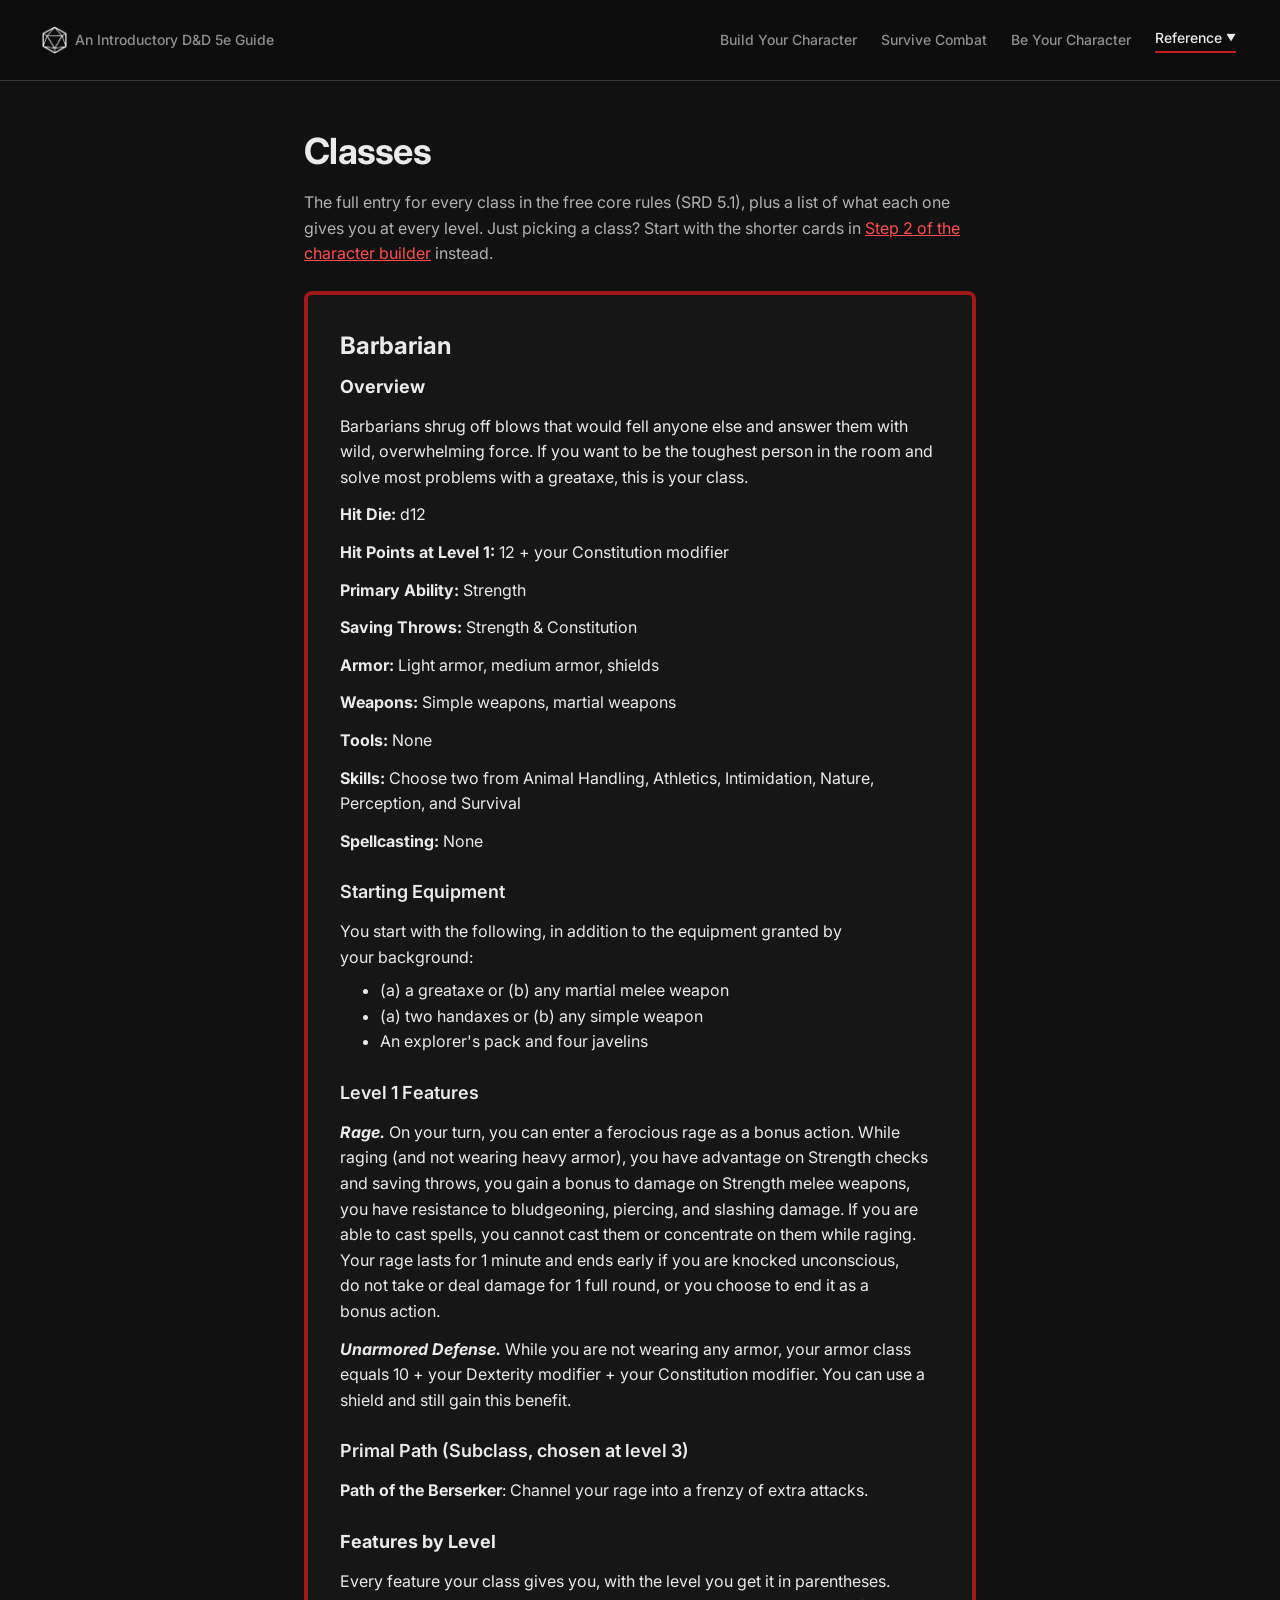
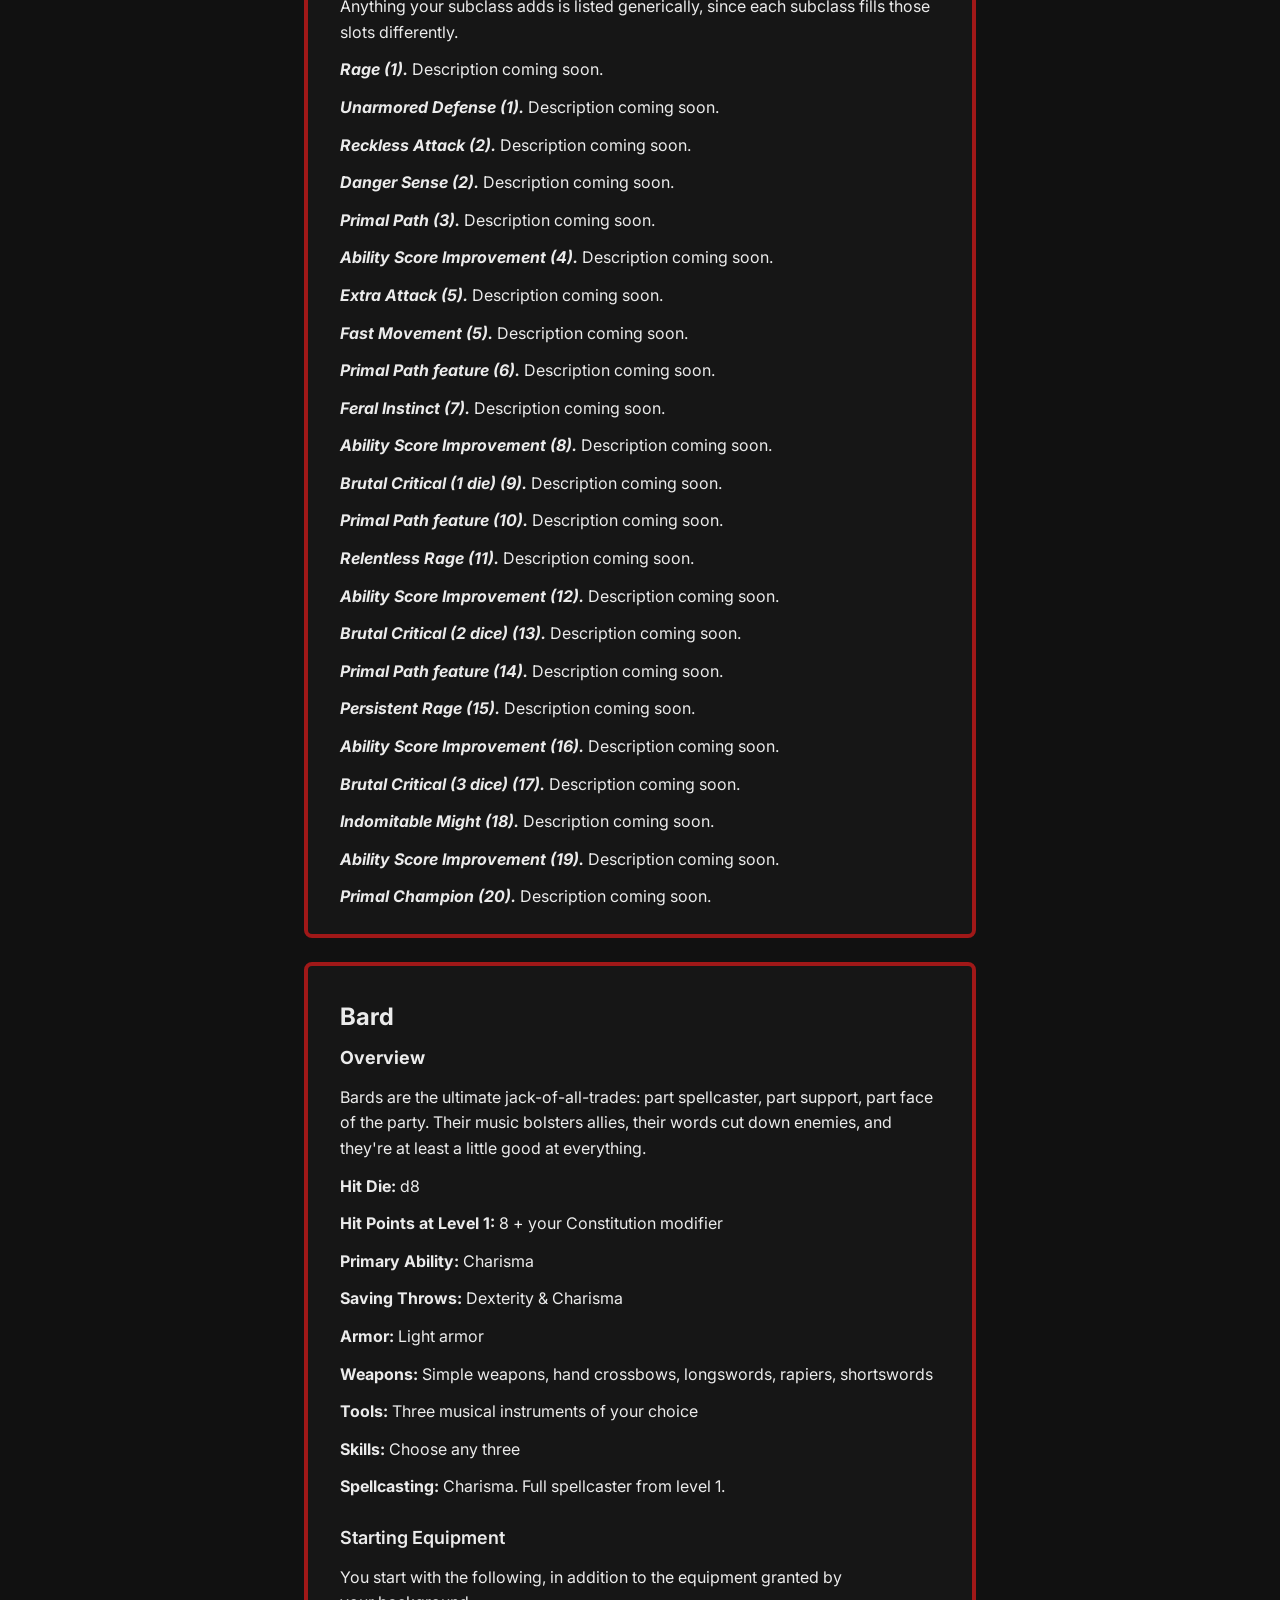
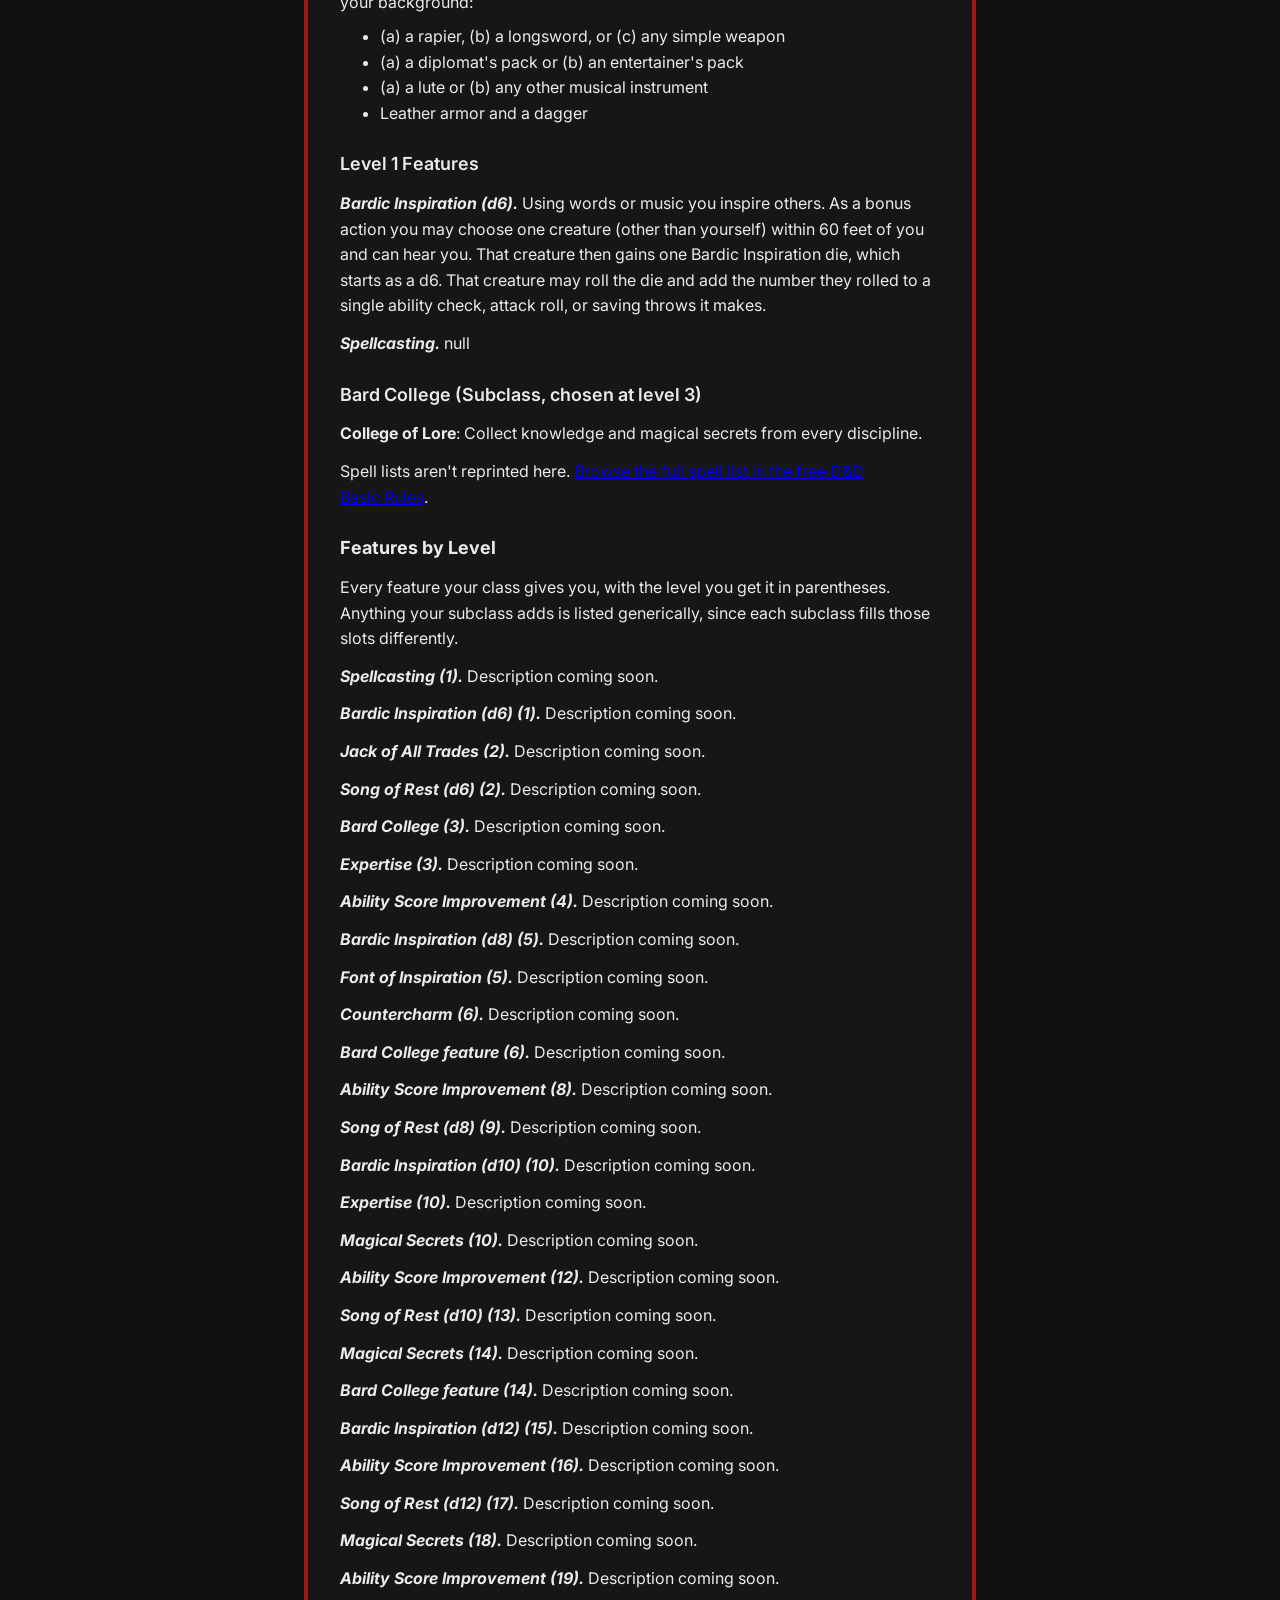
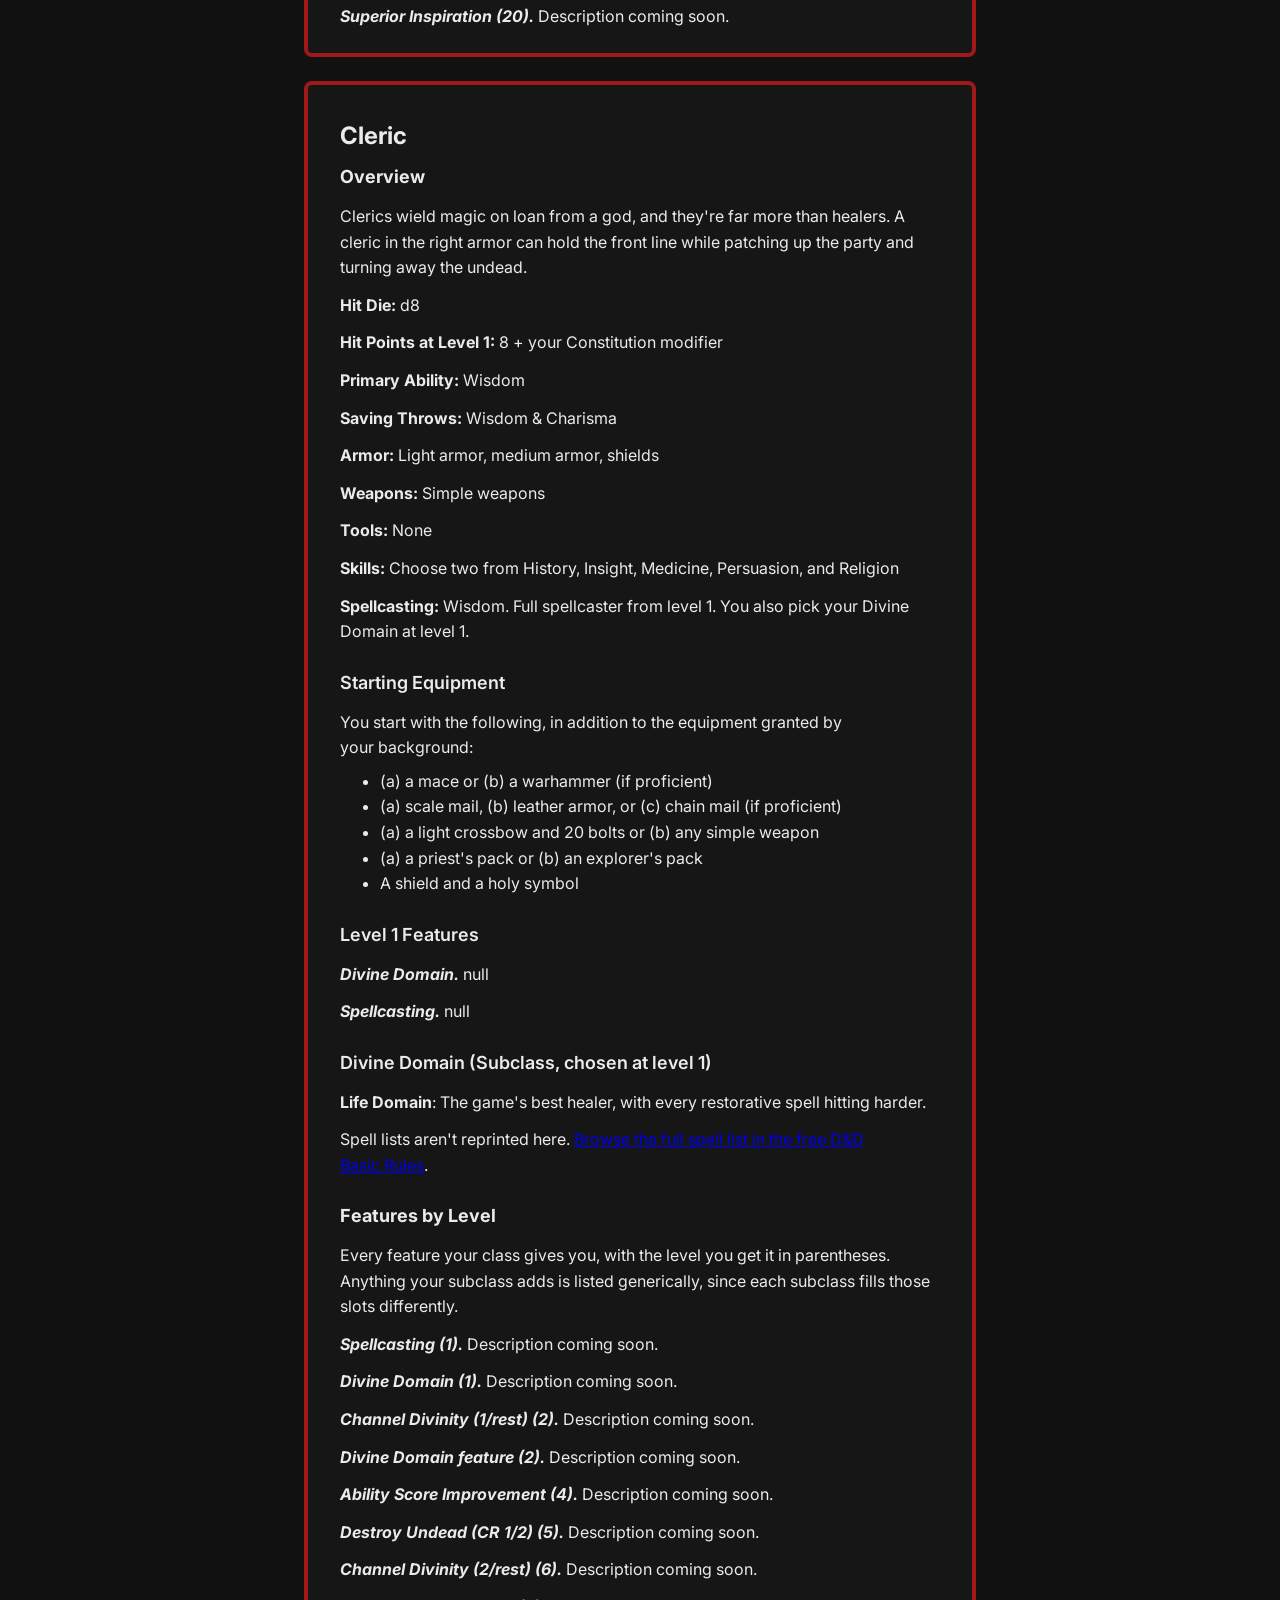
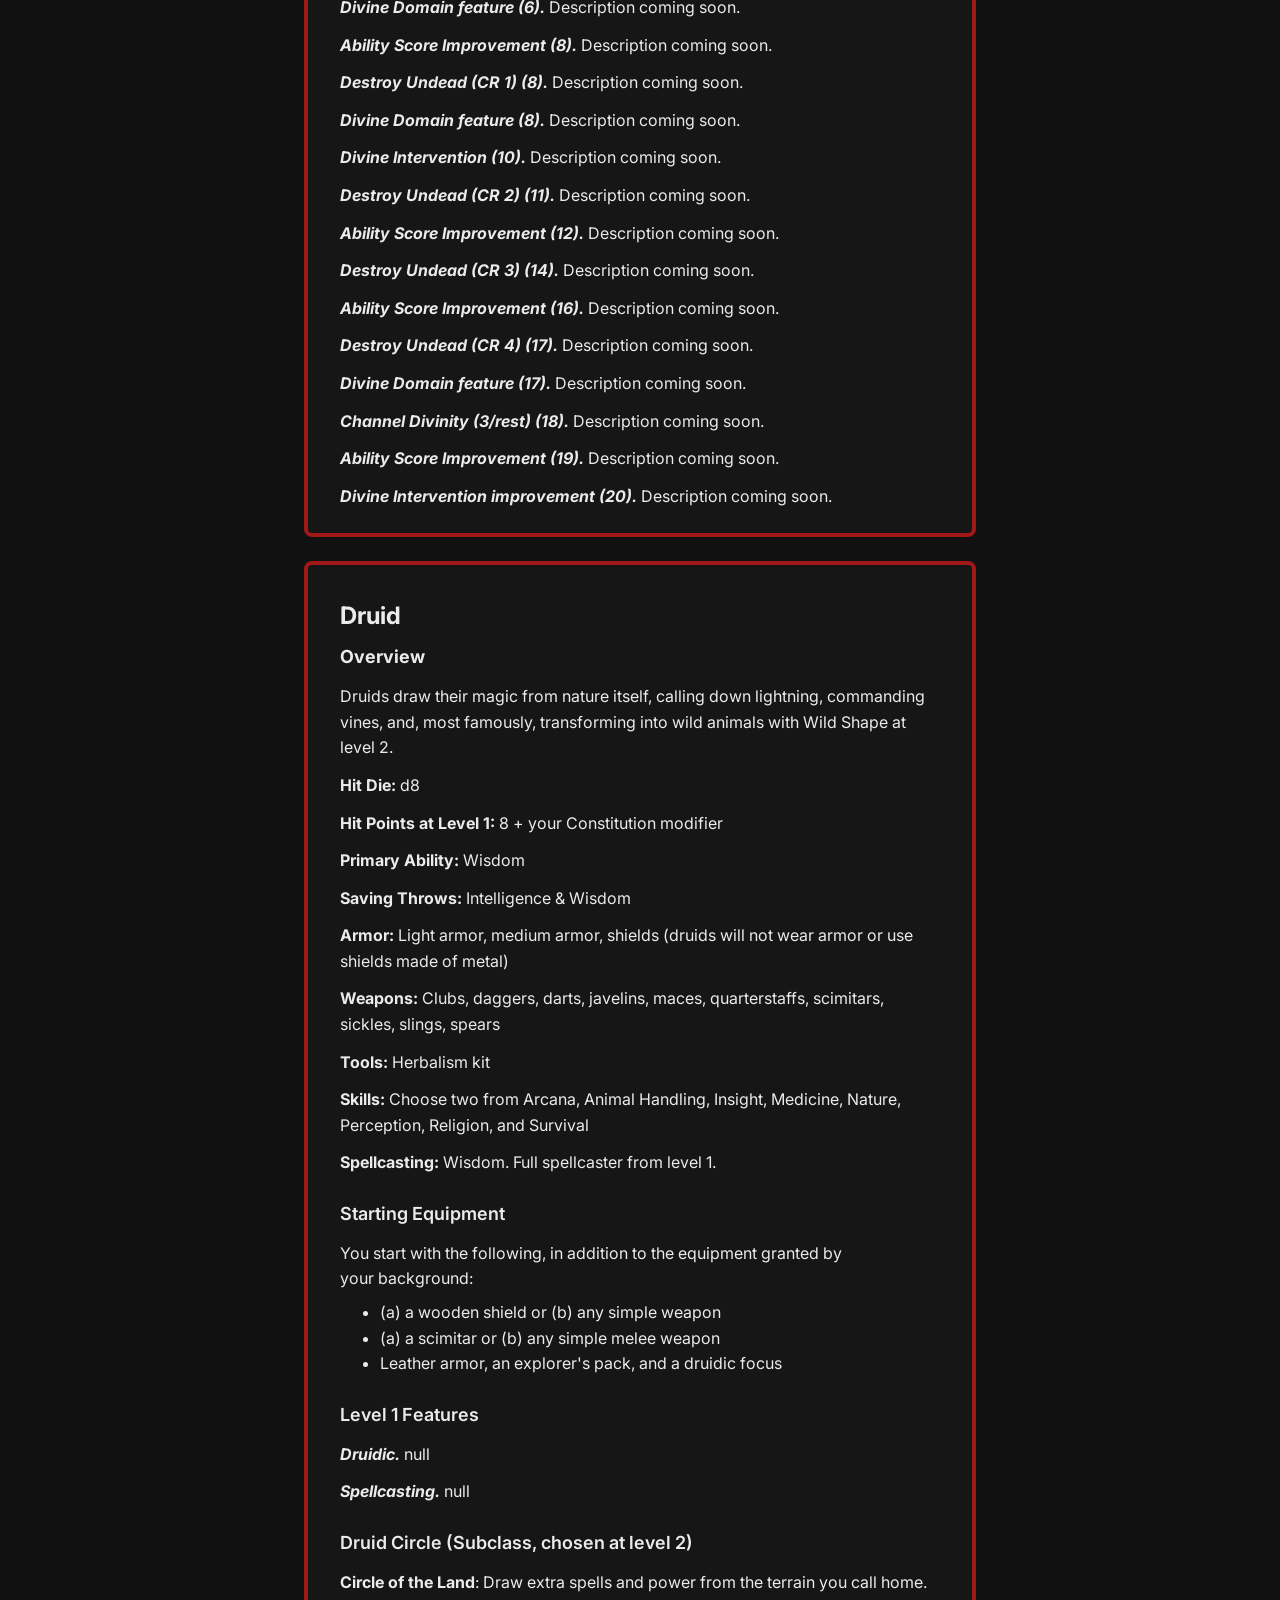
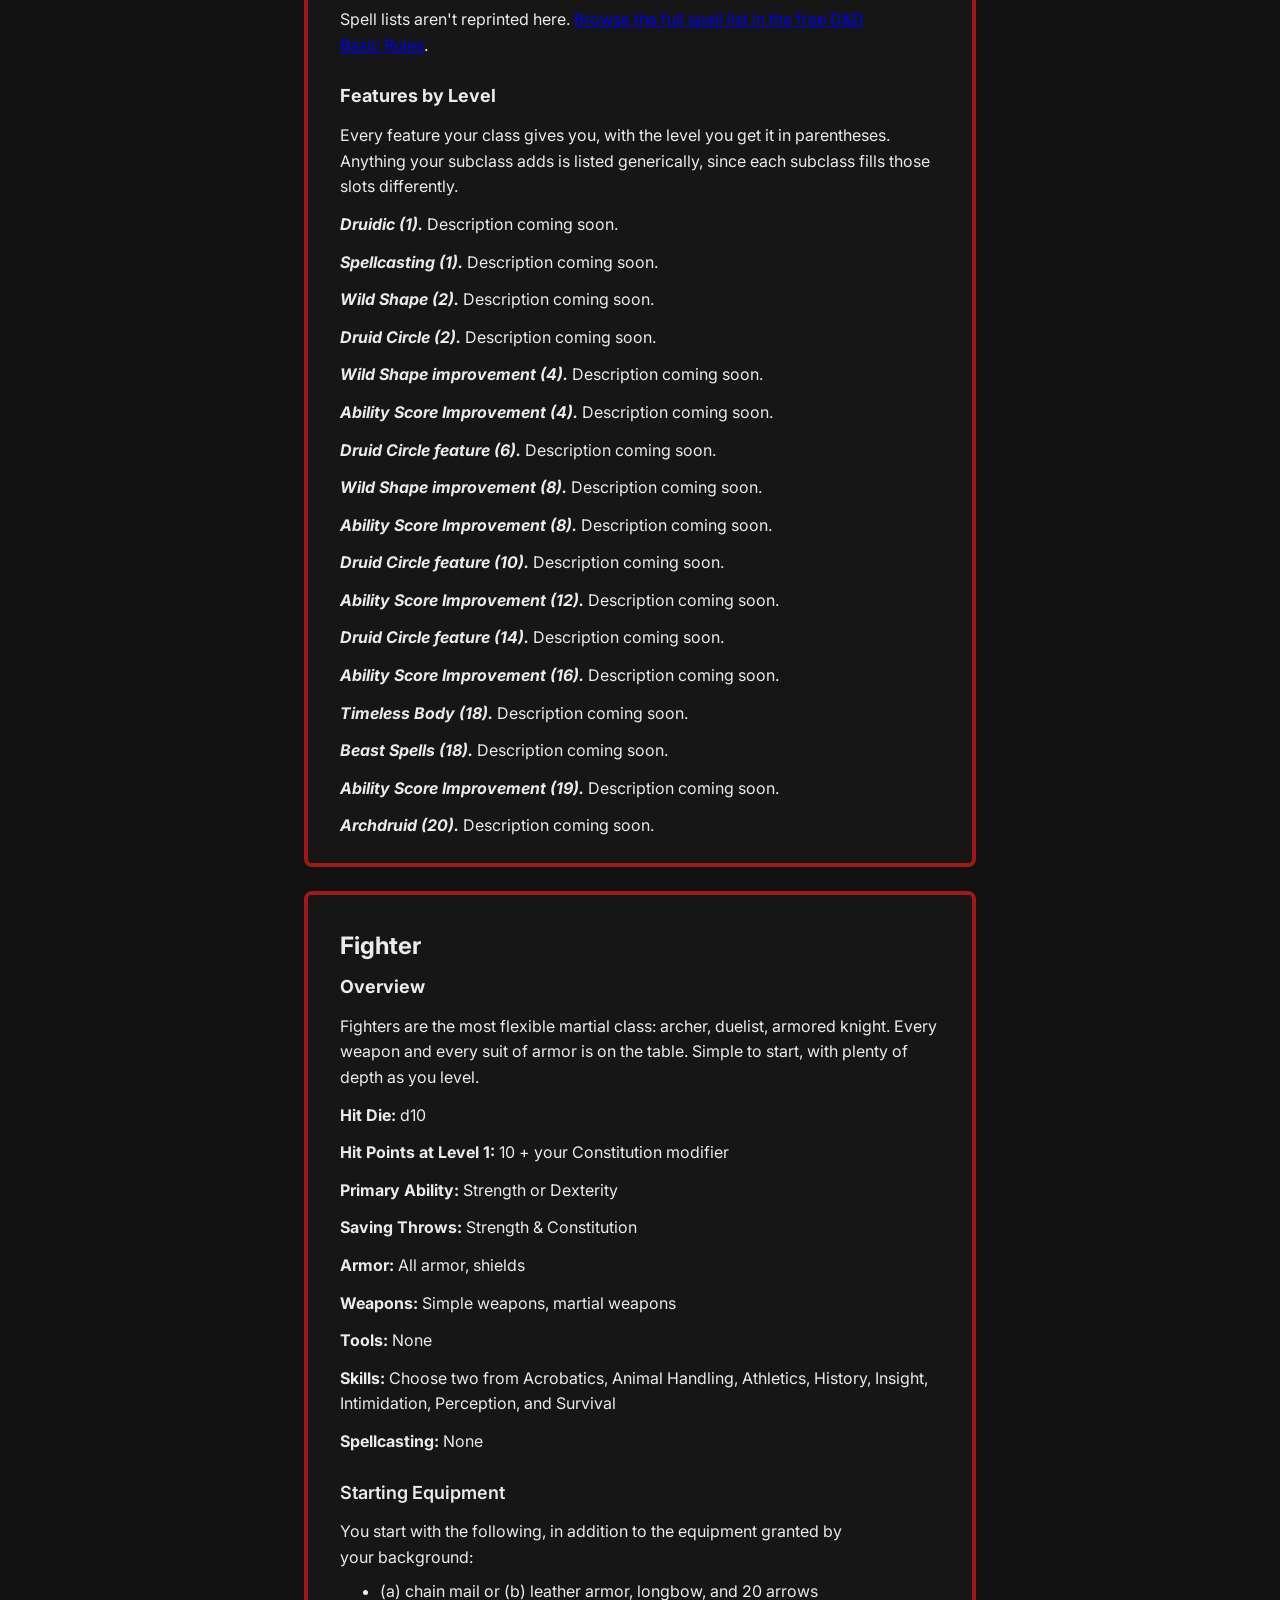
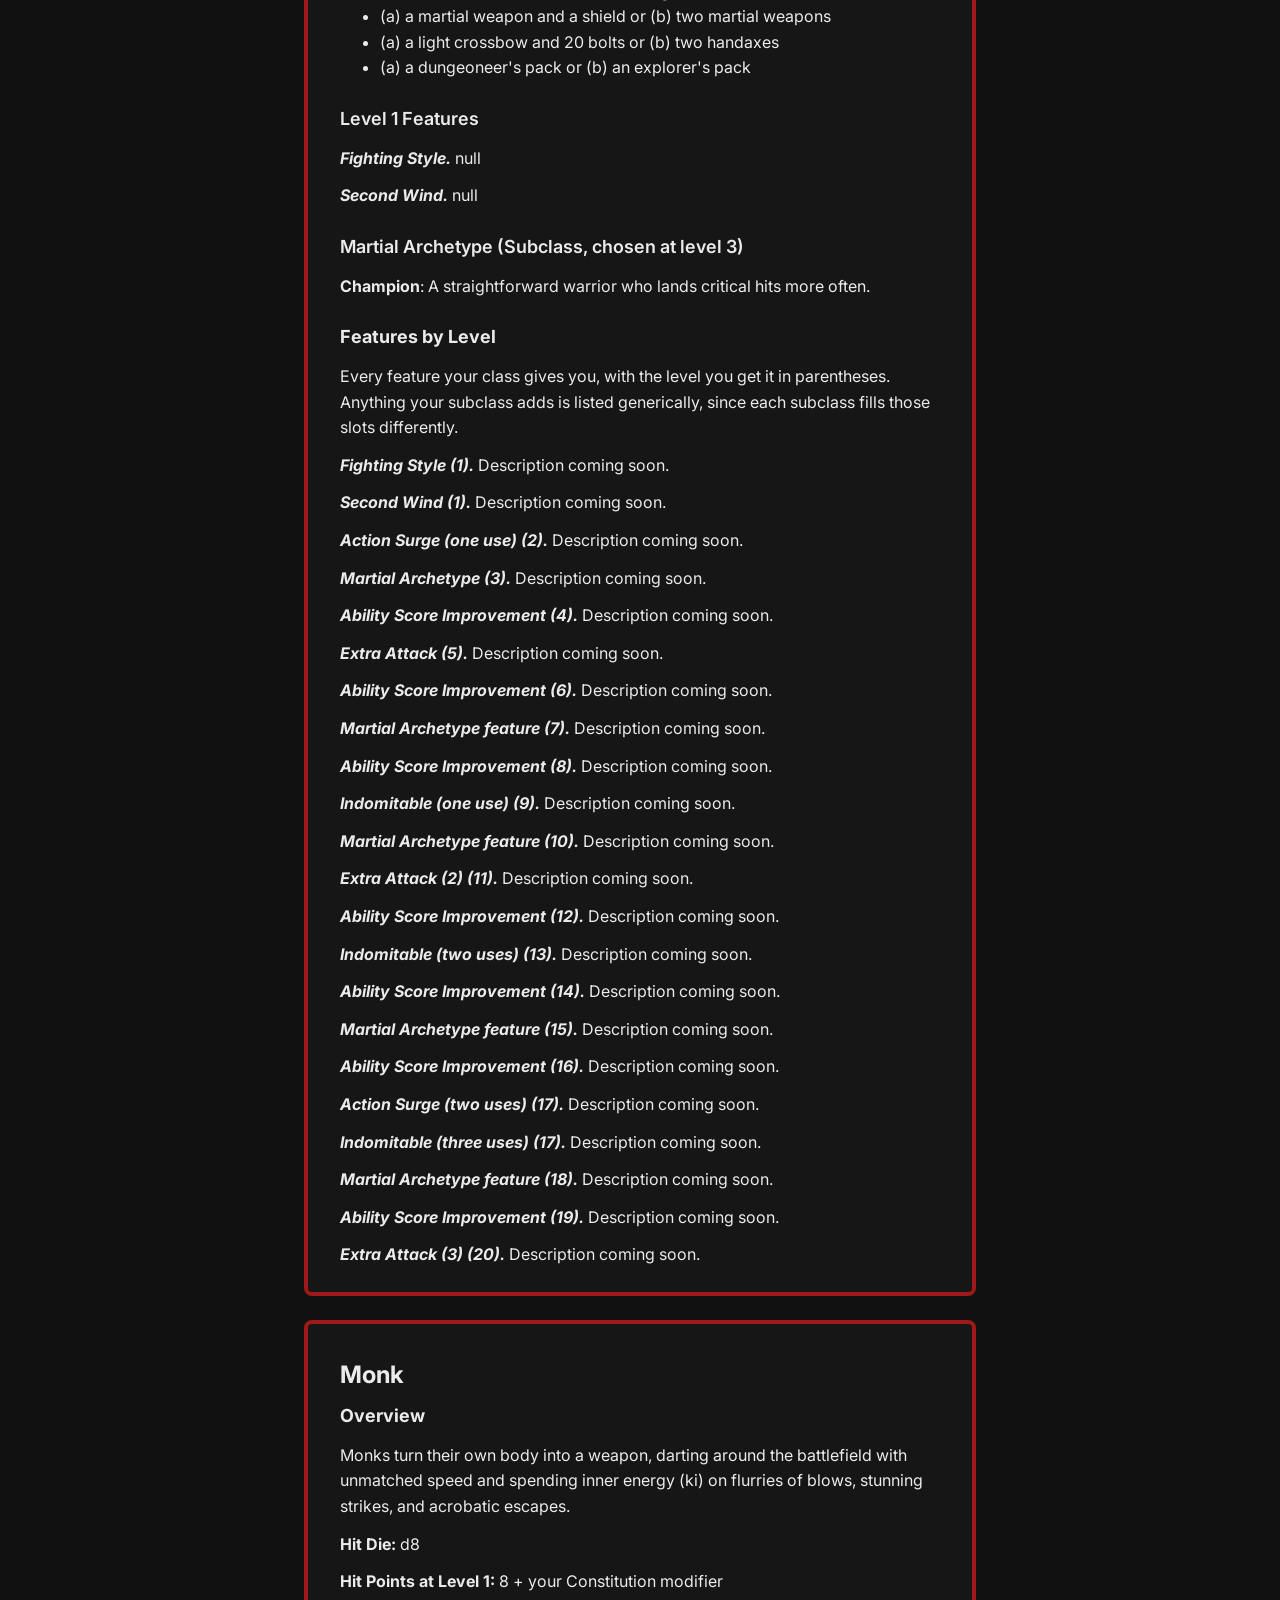
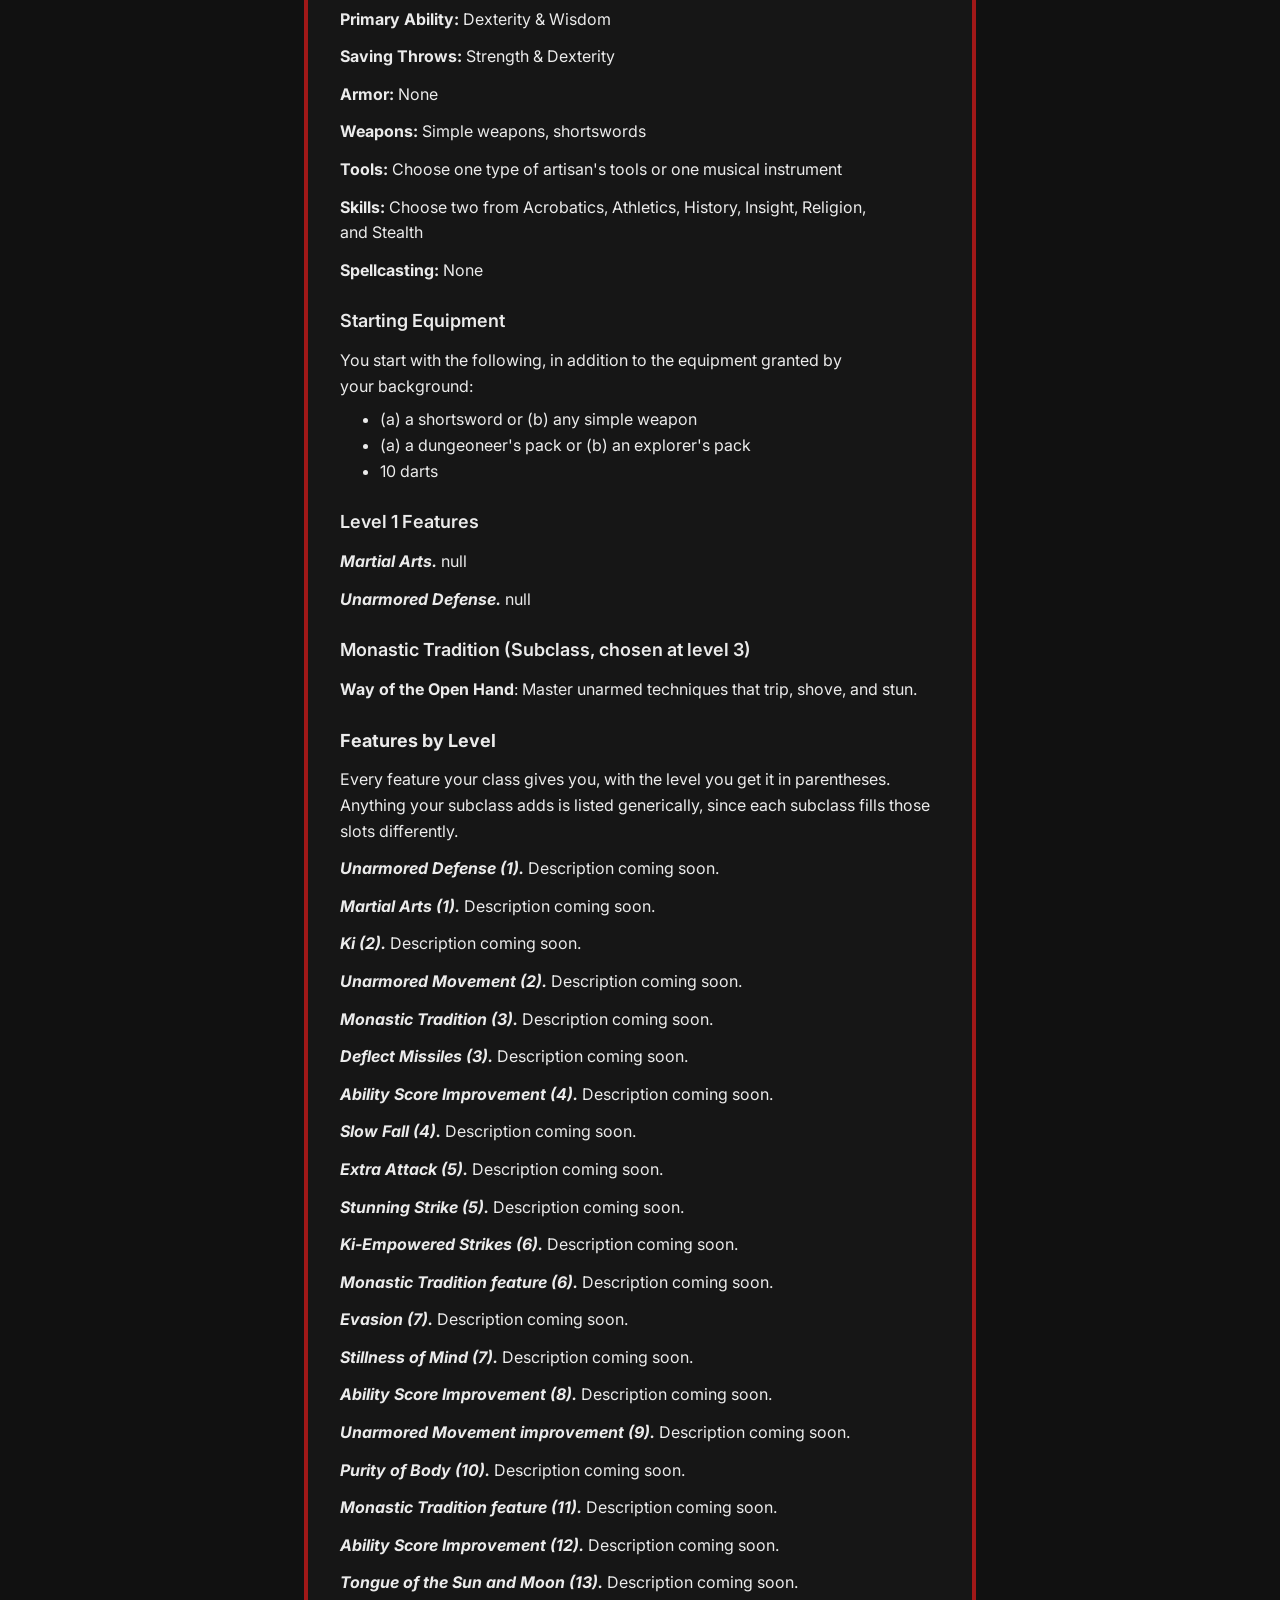
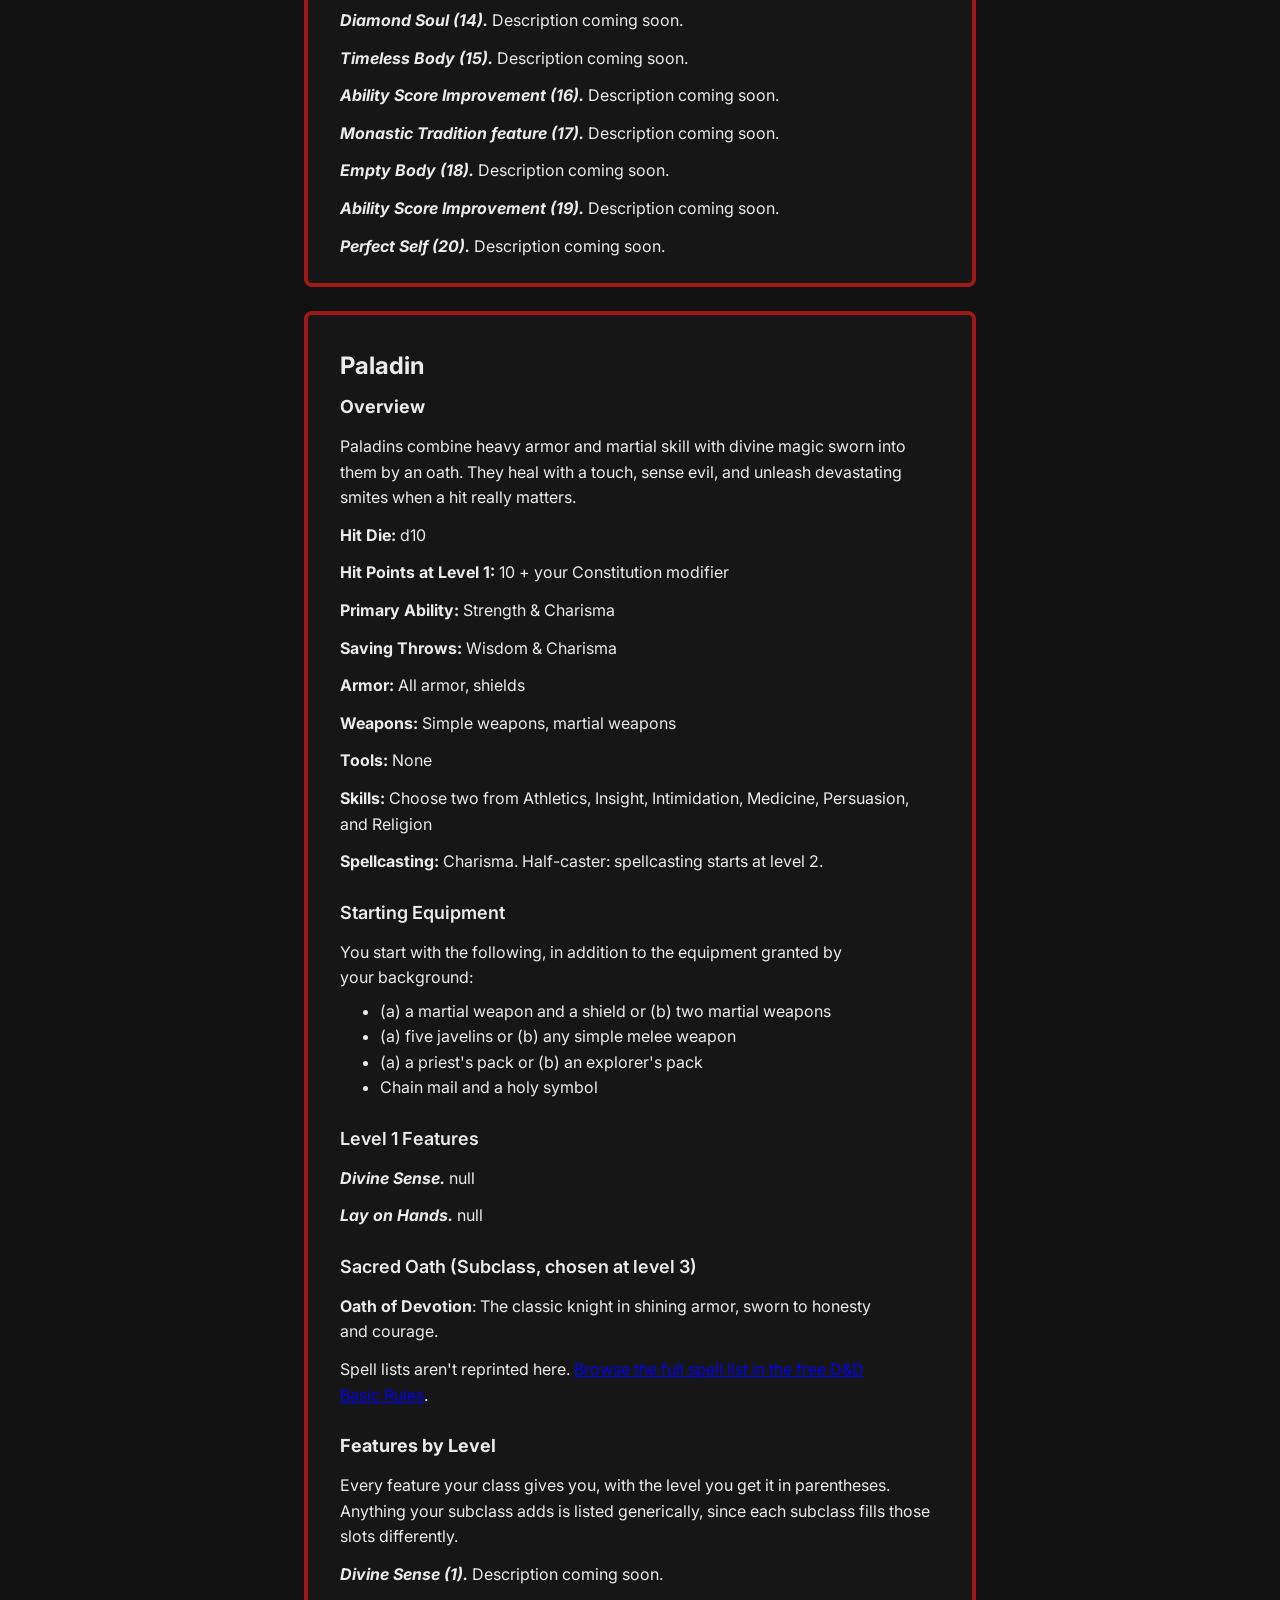
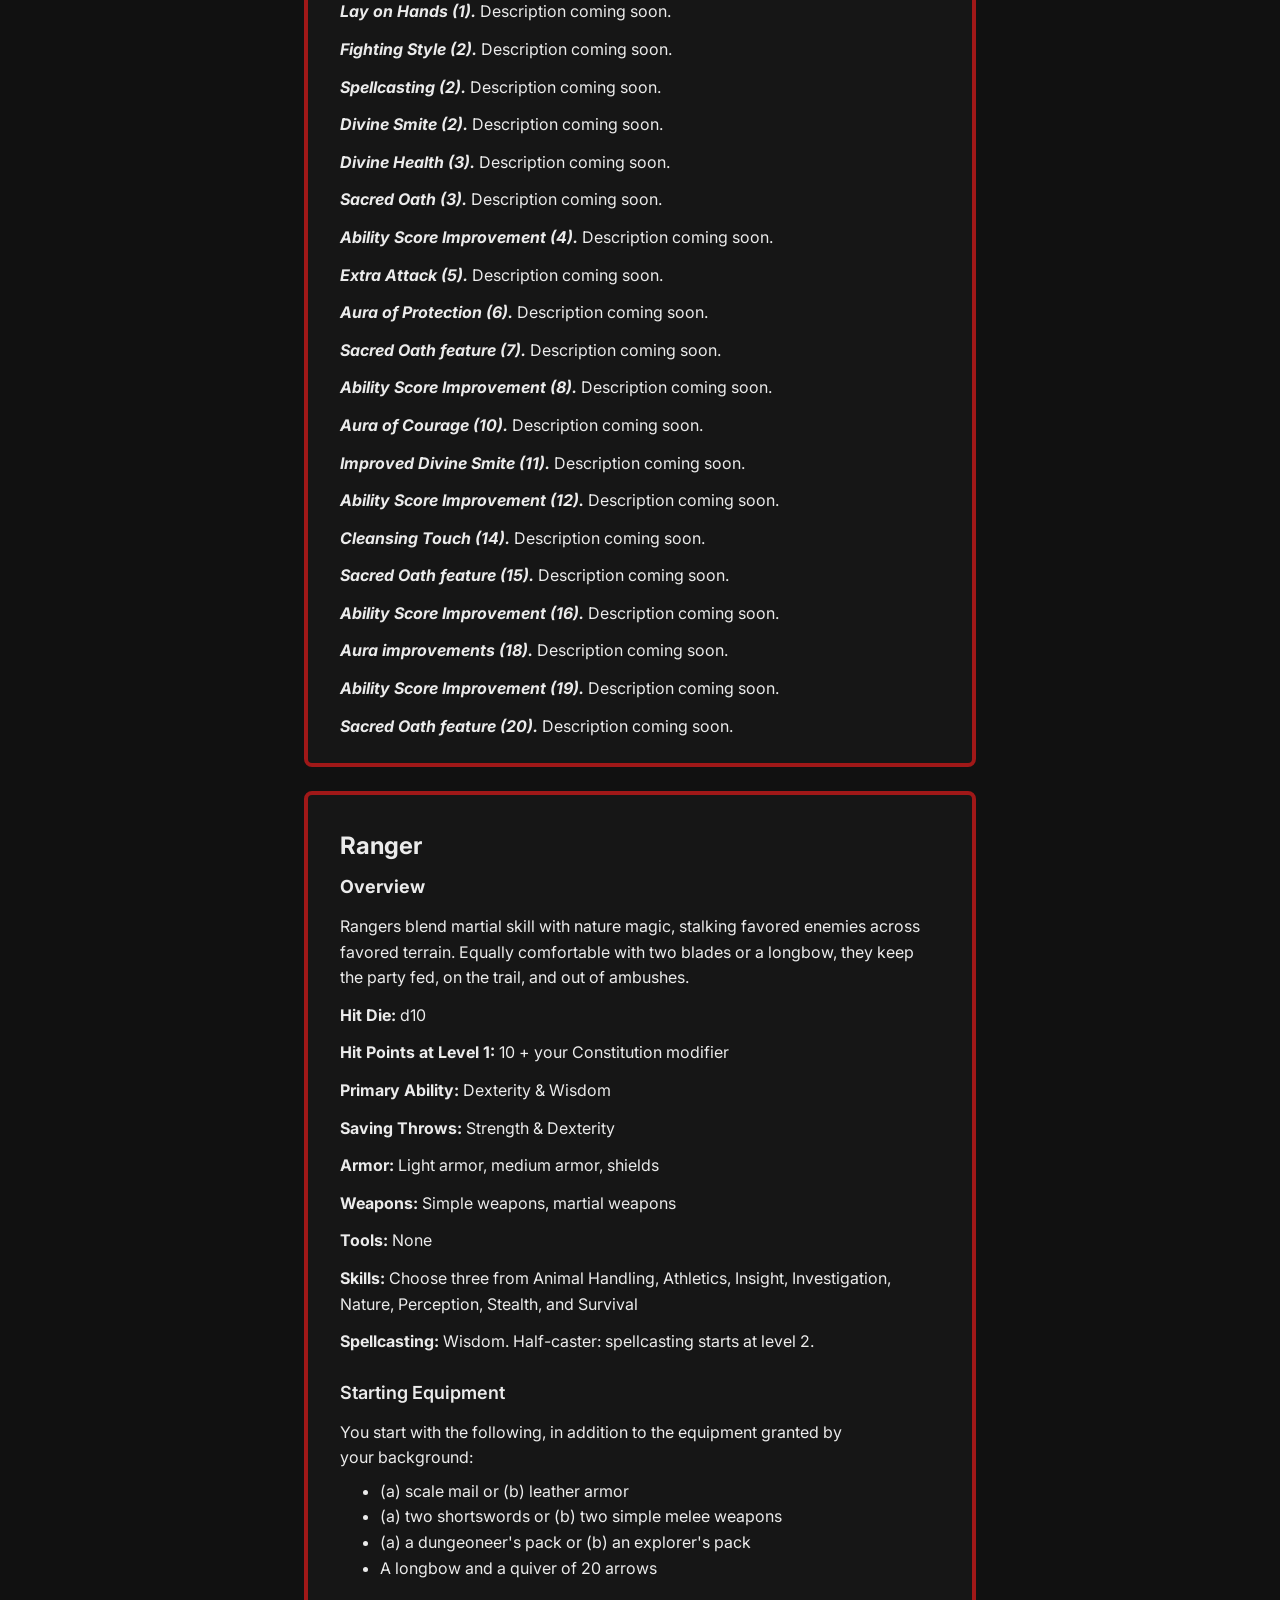
<file: classes.html>
<!doctype html>

<html lang="en">
  <head>
    <meta charset="UTF-8" />
    <meta name="viewport" content="width=device-width, initial-scale=1.0" />
    <title>D&D Classes</title>
    <link rel="icon" type="image/png" href="assets/d20_transparent.png" />

    <link rel="stylesheet" href="css/reset.css" />
    <link rel="stylesheet" href="css/variables.css" />
    <link rel="stylesheet" href="css/styles.css" />
    <link rel="preconnect" href="https://fonts.googleapis.com" />
    <link
      href="https://fonts.googleapis.com/css2?family=Inter:wght@400;500;600;700&display=swap"
      rel="stylesheet"
    />
  </head>

  <body>
    <header>
      <nav class="main-nav" id="main-nav"></nav>
    </header>

    <main>
      <h1>Classes</h1>
      <p class="page-intro">
        The full entry for every class in the free core rules (SRD 5.1), plus a
        list of what each one gives you at every level. Just picking a class?
        Start with the shorter cards in
        <a class="text-link" href="character-creator.html#step-2"
          >Step 2 of the character builder</a
        >
        instead.
      </p>

      <!--
        Each section's contents are rendered from the CLASSES array in
        js/reference-data.js by initClasses() in js/main.js. The sections
        themselves stay static so their #anchors work on their own, and the id
        sits on the .section wrapper so arriving via an anchor shows the whole
        section rather than cropping its top border.
      -->
      <div class="section section-full-border" id="barbarian">
        <h2>Barbarian</h2>
        <div class="class-detail" data-class-id="barbarian"></div>
      </div>

      <div class="section section-full-border" id="bard">
        <h2>Bard</h2>
        <div class="class-detail" data-class-id="bard"></div>
      </div>

      <div class="section section-full-border" id="cleric">
        <h2>Cleric</h2>
        <div class="class-detail" data-class-id="cleric"></div>
      </div>

      <div class="section section-full-border" id="druid">
        <h2>Druid</h2>
        <div class="class-detail" data-class-id="druid"></div>
      </div>

      <div class="section section-full-border" id="fighter">
        <h2>Fighter</h2>
        <div class="class-detail" data-class-id="fighter"></div>
      </div>

      <div class="section section-full-border" id="monk">
        <h2>Monk</h2>
        <div class="class-detail" data-class-id="monk"></div>
      </div>

      <div class="section section-full-border" id="paladin">
        <h2>Paladin</h2>
        <div class="class-detail" data-class-id="paladin"></div>
      </div>

      <div class="section section-full-border" id="ranger">
        <h2>Ranger</h2>
        <div class="class-detail" data-class-id="ranger"></div>
      </div>

      <div class="section section-full-border" id="rogue">
        <h2>Rogue</h2>
        <div class="class-detail" data-class-id="rogue"></div>
      </div>

      <div class="section section-full-border" id="sorcerer">
        <h2>Sorcerer</h2>
        <div class="class-detail" data-class-id="sorcerer"></div>
      </div>

      <div class="section section-full-border" id="warlock">
        <h2>Warlock</h2>
        <div class="class-detail" data-class-id="warlock"></div>
      </div>

      <div class="section section-full-border" id="wizard">
        <h2>Wizard</h2>
        <div class="class-detail" data-class-id="wizard"></div>
      </div>

      <div class="center-container">
        <a class="btn btn-secondary" href="character-creator.html#step-2">
          ← Back to Character Builder
        </a>
      </div>
    </main>

    <footer class="site-footer">
      <p>
        This work includes material taken from the
        <a
          href="https://dnd.wizards.com/resources/systems-reference-document"
          target="_blank"
          rel="noopener noreferrer"
          >System Reference Document 5.1</a
        >
        ('SRD 5.1') by Wizards of the Coast LLC, licensed under the
        <a
          href="https://creativecommons.org/licenses/by/4.0/legalcode"
          target="_blank"
          rel="noopener noreferrer"
          >Creative Commons Attribution 4.0 International License</a
        >.
      </p>
    </footer>

    <script src="js/reference-data.js"></script>
    <script src="js/main.js"></script>
  </body>
</html>
</file>
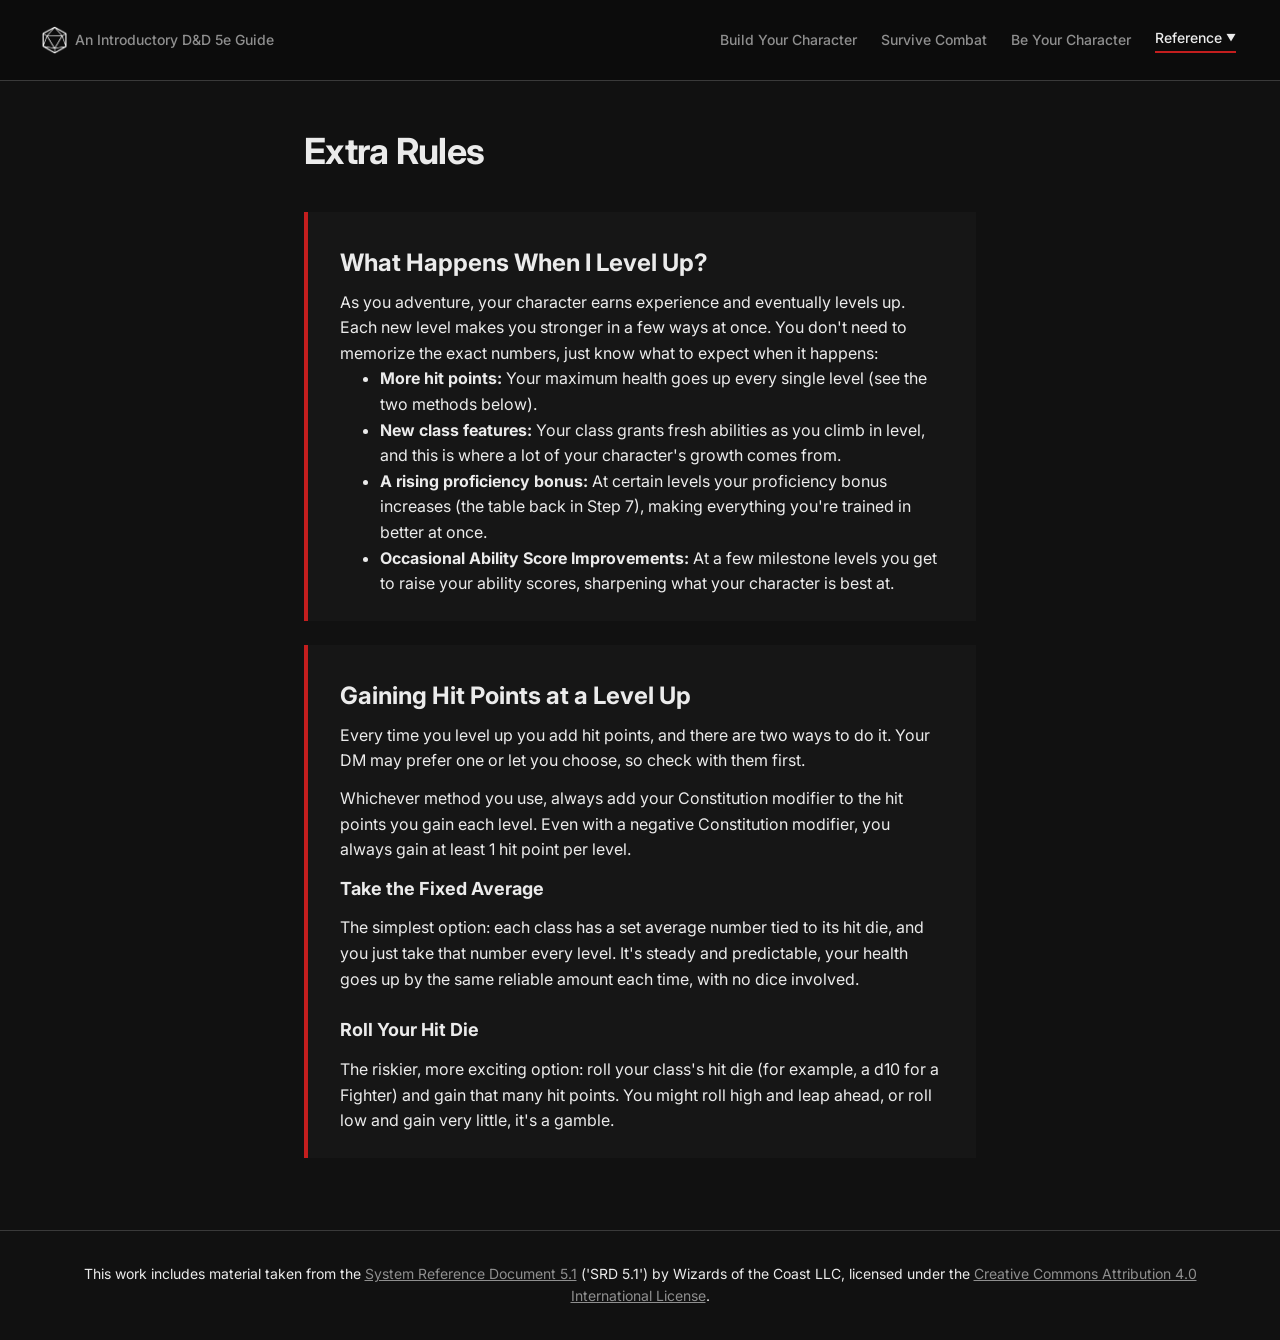
<file: extra-rules.html>
<!doctype html>

<html lang="en">
  <head>
    <meta charset="UTF-8" />
    <meta name="viewport" content="width=device-width, initial-scale=1.0" />
    <title>D&D Extra Rules</title>
    <link rel="icon" type="image/png" href="assets/d20_transparent.png" />

    <link rel="stylesheet" href="css/reset.css" />
    <link rel="stylesheet" href="css/variables.css" />
    <link rel="stylesheet" href="css/styles.css" />
    <link rel="preconnect" href="https://fonts.googleapis.com" />
    <link
      href="https://fonts.googleapis.com/css2?family=Inter:wght@400;500;600;700&display=swap"
      rel="stylesheet"
    />
  </head>

  <body>
    <header>
      <nav class="main-nav" id="main-nav"></nav>
    </header>

    <main>
      <h1>Extra Rules</h1>
      <br />

      <div class="section">
        <h2>What Happens When I Level Up?</h2>
        <p>
          As you adventure, your character earns experience and eventually
          levels up. Each new level makes you stronger in a few ways at once.
          You don't need to memorize the exact numbers, just know what to expect
          when it happens:
        </p>
        <ul>
          <li>
            <strong>More hit points:</strong> Your maximum health goes up every
            single level (see the two methods below).
          </li>
          <li>
            <strong>New class features:</strong> Your class grants fresh
            abilities as you climb in level, and this is where a lot of your
            character's growth comes from.
          </li>
          <li>
            <strong>A rising proficiency bonus:</strong> At certain levels your
            proficiency bonus increases (the table back in Step 7), making
            everything you're trained in better at once.
          </li>
          <li>
            <strong>Occasional Ability Score Improvements:</strong> At a few
            milestone levels you get to raise your ability scores, sharpening
            what your character is best at.
          </li>
        </ul>
      </div>

      <div class="section">
        <h2>Gaining Hit Points at a Level Up</h2>
        <p>
          Every time you level up you add hit points, and there are two ways to
          do it. Your DM may prefer one or let you choose, so check with them
          first.
        </p>
        <p>
          Whichever method you use, always add your Constitution modifier to the
          hit points you gain each level. Even with a negative Constitution
          modifier, you always gain at least 1 hit point per level.
        </p>
        <div>
          <h3>Take the Fixed Average</h3>
          <p>
            The simplest option: each class has a set average number tied to its
            hit die, and you just take that number every level. It's steady and
            predictable, your health goes up by the same reliable amount each
            time, with no dice involved.
          </p>
        </div>
        <div>
          <h3>Roll Your Hit Die</h3>
          <p>
            The riskier, more exciting option: roll your class's hit die (for
            example, a d10 for a Fighter) and gain that many hit points. You
            might roll high and leap ahead, or roll low and gain very little,
            it's a gamble.
          </p>
        </div>
      </div>
    </main>

    <footer class="site-footer">
      <p>
        This work includes material taken from the
        <a
          href="https://dnd.wizards.com/resources/systems-reference-document"
          target="_blank"
          rel="noopener noreferrer"
          >System Reference Document 5.1</a
        >
        ('SRD 5.1') by Wizards of the Coast LLC, licensed under the
        <a
          href="https://creativecommons.org/licenses/by/4.0/legalcode"
          target="_blank"
          rel="noopener noreferrer"
          >Creative Commons Attribution 4.0 International License</a
        >.
      </p>
    </footer>

    <script src="js/main.js"></script>
  </body>
</html>
</file>
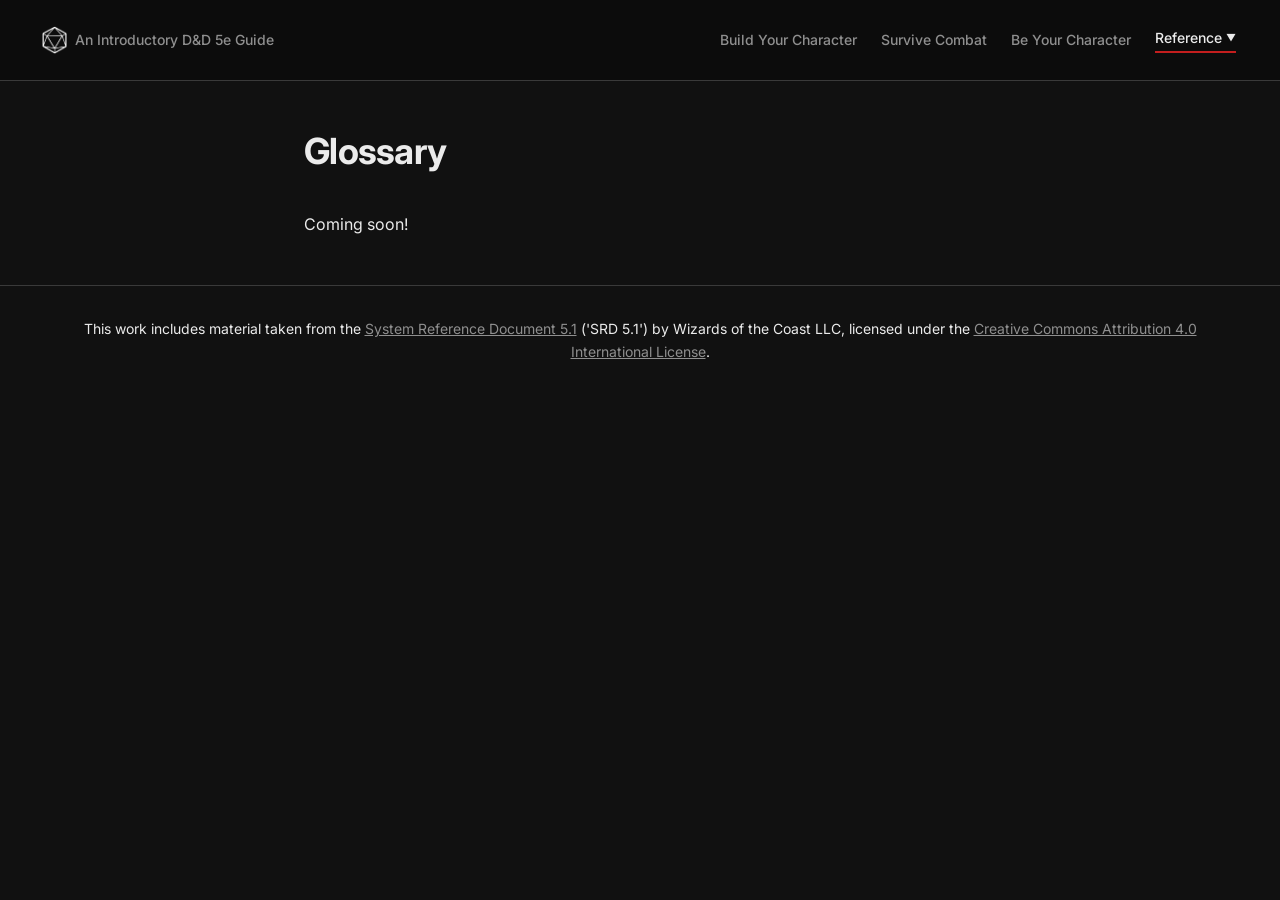
<file: glossary.html>
<!doctype html>

<html lang="en">
  <head>
    <meta charset="UTF-8" />
    <meta name="viewport" content="width=device-width, initial-scale=1.0" />
    <title>D&D Glossary</title>
    <link rel="icon" type="image/png" href="assets/d20_transparent.png" />

    <link rel="stylesheet" href="css/reset.css" />
    <link rel="stylesheet" href="css/variables.css" />
    <link rel="stylesheet" href="css/styles.css" />
    <link rel="preconnect" href="https://fonts.googleapis.com" />
    <link
      href="https://fonts.googleapis.com/css2?family=Inter:wght@400;500;600;700&display=swap"
      rel="stylesheet"
    />
  </head>

  <body>
    <header>
      <nav class="main-nav" id="main-nav"></nav>
    </header>

    <main>
      <h1>Glossary</h1>
      <br />
      <p>Coming soon!</p>
    </main>

    <footer class="site-footer">
      <p>
        This work includes material taken from the
        <a
          href="https://dnd.wizards.com/resources/systems-reference-document"
          target="_blank"
          rel="noopener noreferrer"
          >System Reference Document 5.1</a
        >
        ('SRD 5.1') by Wizards of the Coast LLC, licensed under the
        <a
          href="https://creativecommons.org/licenses/by/4.0/legalcode"
          target="_blank"
          rel="noopener noreferrer"
          >Creative Commons Attribution 4.0 International License</a
        >.
      </p>
    </footer>

    <script src="js/main.js"></script>
  </body>
</html>
</file>
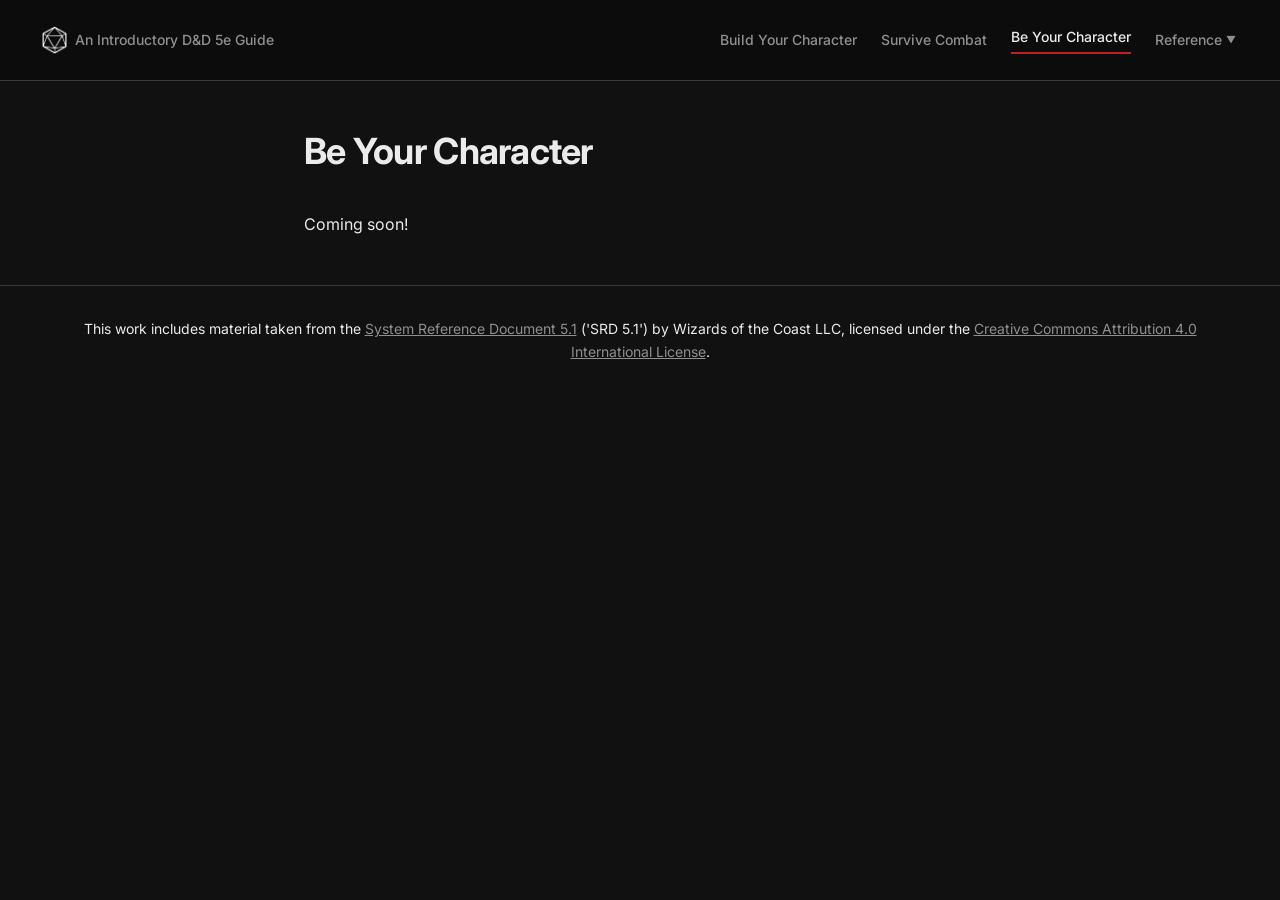
<file: roleplaying.html>
<!doctype html>

<html lang="en">
  <head>
    <meta charset="UTF-8" />
    <meta name="viewport" content="width=device-width, initial-scale=1.0" />
    <title>Be Your D&D Character</title>
    <link rel="icon" type="image/png" href="assets/d20_transparent.png" />

    <link rel="stylesheet" href="css/reset.css" />
    <link rel="stylesheet" href="css/variables.css" />
    <link rel="stylesheet" href="css/styles.css" />
    <link rel="preconnect" href="https://fonts.googleapis.com" />
    <link
      href="https://fonts.googleapis.com/css2?family=Inter:wght@400;500;600;700&display=swap"
      rel="stylesheet"
    />
  </head>

  <body>
    <header>
      <nav class="main-nav" id="main-nav"></nav>
    </header>

    <main>
      <h1>Be Your Character</h1>
      <br />
      <p>Coming soon!</p>
    </main>

    <footer class="site-footer">
      <p>
        This work includes material taken from the
        <a
          href="https://dnd.wizards.com/resources/systems-reference-document"
          target="_blank"
          rel="noopener noreferrer"
          >System Reference Document 5.1</a
        >
        ('SRD 5.1') by Wizards of the Coast LLC, licensed under the
        <a
          href="https://creativecommons.org/licenses/by/4.0/legalcode"
          target="_blank"
          rel="noopener noreferrer"
          >Creative Commons Attribution 4.0 International License</a
        >.
      </p>
    </footer>

    <script src="js/main.js"></script>
  </body>
</html>
</file>
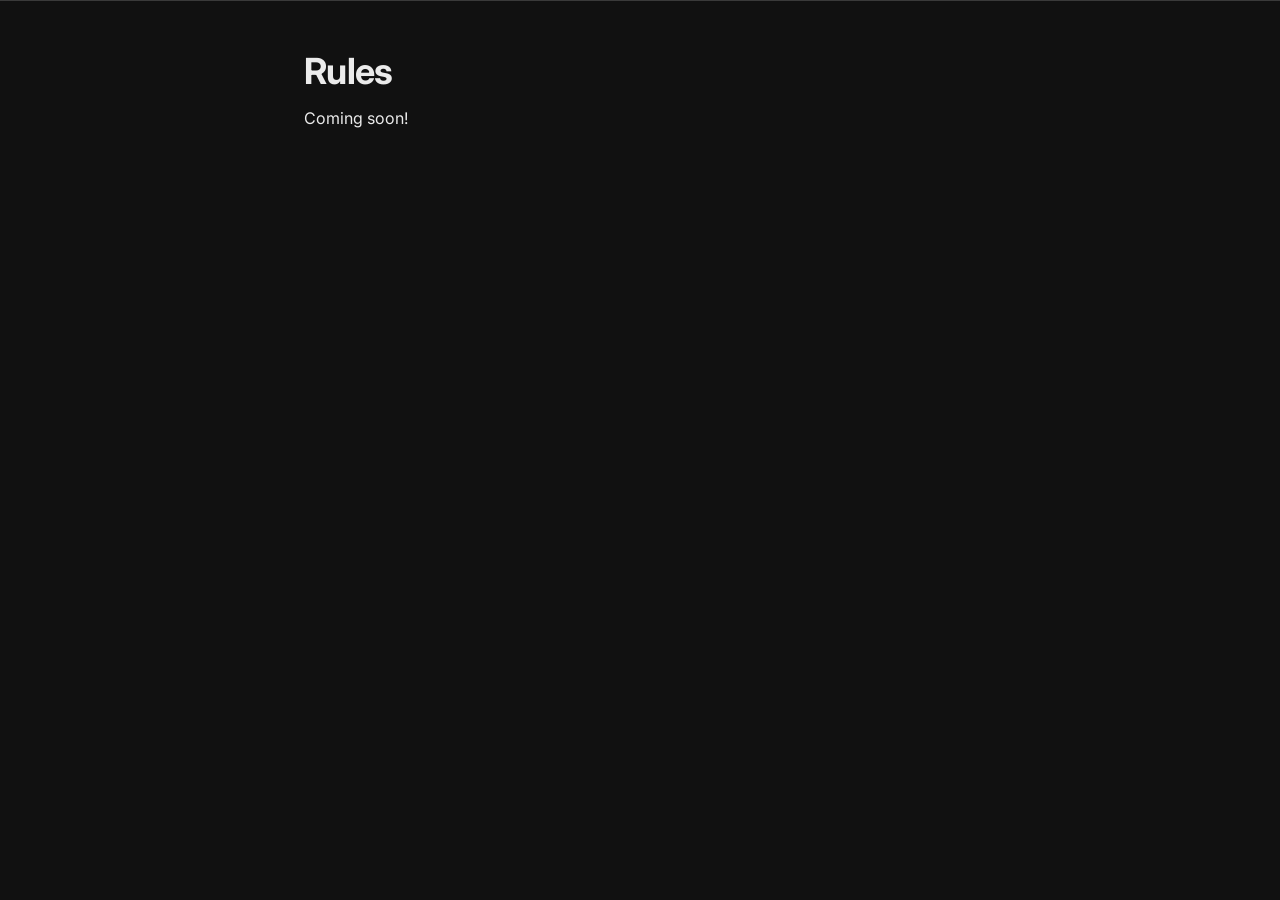
<file: rules-guide.html>
<!doctype html>

<html lang="en">
  <head>
    <meta charset="UTF-8" />
    <meta name="viewport" content="width=device-width, initial-scale=1.0" />
    <title>D&D Rules</title>

    <link rel="stylesheet" href="css/reset.css" />
    <link rel="stylesheet" href="css/variables.css" />
    <link rel="stylesheet" href="css/styles.css" />
    <link
      href="https://fonts.googleapis.com/css2?family=Inter:wght@400;500;600;700&display=swap"
      rel="stylesheet"
    />
  </head>

  <body>
    <!-- Navigation Header (updated in main.js) -->
    <header></header>

    <main>
      <h1>Rules</h1>
      <p>Coming soon!</p>
    </main>

    <script src="js/main.js"></script>
  </body>
</html>
</file>
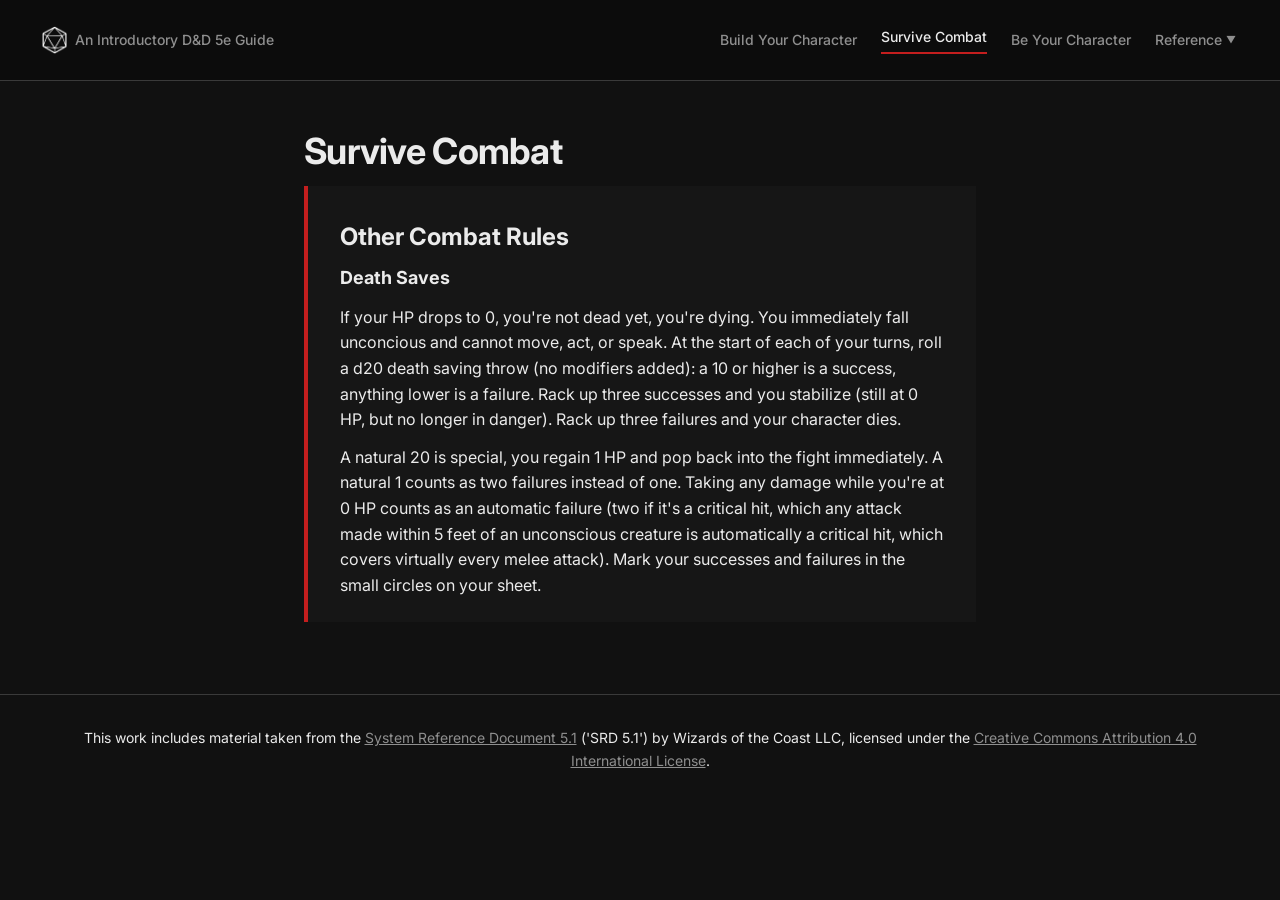
<file: turn-guide.html>
<!doctype html>

<html lang="en">
  <head>
    <meta charset="UTF-8" />
    <meta name="viewport" content="width=device-width, initial-scale=1.0" />
    <title>Survive D&D Combat</title>
    <link rel="icon" type="image/png" href="assets/d20_transparent.png" />

    <link rel="stylesheet" href="css/reset.css" />
    <link rel="stylesheet" href="css/variables.css" />
    <link rel="stylesheet" href="css/styles.css" />
    <link rel="preconnect" href="https://fonts.googleapis.com" />
    <link
      href="https://fonts.googleapis.com/css2?family=Inter:wght@400;500;600;700&display=swap"
      rel="stylesheet"
    />
  </head>

  <body>
    <header>
      <nav class="main-nav" id="main-nav"></nav>
    </header>

    <main>
      <h1>Survive Combat</h1>

      <div class="section">
        <h2>Other Combat Rules</h2>
        <h3>Death Saves</h3>
        <p>
          If your HP drops to 0, you're not dead yet, you're dying. You
          immediately fall unconcious and cannot move, act, or speak. At the
          start of each of your turns, roll a d20 death saving throw (no
          modifiers added): a 10 or higher is a success, anything lower is a
          failure. Rack up three successes and you stabilize (still at 0 HP, but
          no longer in danger). Rack up three failures and your character dies.
        </p>
        <p>
          A natural 20 is special, you regain 1 HP and pop back into the fight
          immediately. A natural 1 counts as two failures instead of one. Taking
          any damage while you're at 0 HP counts as an automatic failure (two if
          it's a critical hit, which any attack made within 5 feet of an
          unconscious creature is automatically a critical hit, which covers
          virtually every melee attack). Mark your successes and failures in the
          small circles on your sheet.
        </p>
      </div>
    </main>

    <footer class="site-footer">
      <p>
        This work includes material taken from the
        <a
          href="https://dnd.wizards.com/resources/systems-reference-document"
          target="_blank"
          rel="noopener noreferrer"
          >System Reference Document 5.1</a
        >
        ('SRD 5.1') by Wizards of the Coast LLC, licensed under the
        <a
          href="https://creativecommons.org/licenses/by/4.0/legalcode"
          target="_blank"
          rel="noopener noreferrer"
          >Creative Commons Attribution 4.0 International License</a
        >.
      </p>
    </footer>

    <script src="js/main.js"></script>
  </body>
</html>
</file>
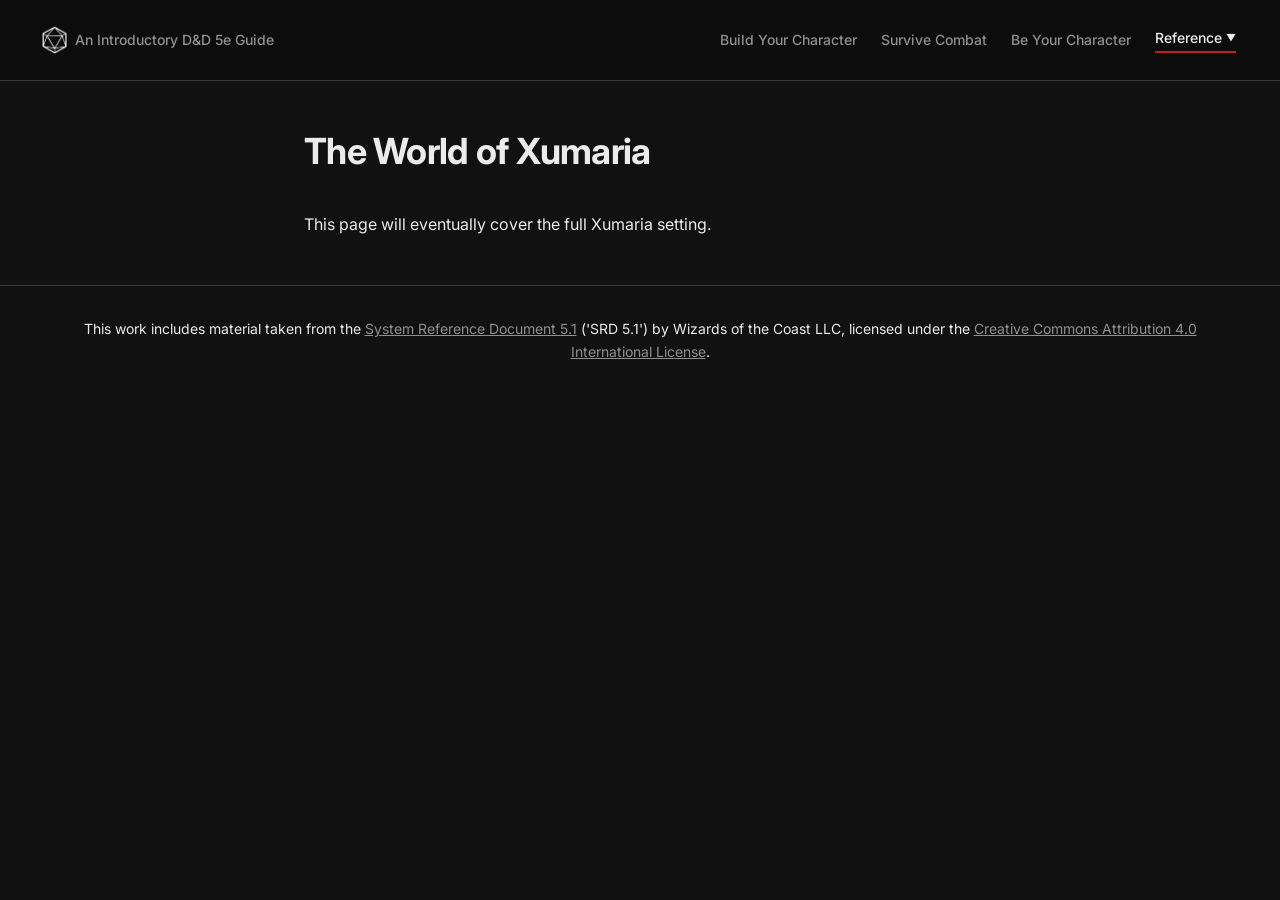
<file: xumaria.html>
<!doctype html>

<html lang="en">
  <head>
    <meta charset="UTF-8" />
    <meta name="viewport" content="width=device-width, initial-scale=1.0" />
    <title>The World of Xumaria</title>
    <link rel="icon" type="image/png" href="assets/d20_transparent.png" />

    <link rel="stylesheet" href="css/reset.css" />
    <link rel="stylesheet" href="css/variables.css" />
    <link rel="stylesheet" href="css/styles.css" />
    <link rel="preconnect" href="https://fonts.googleapis.com" />
    <link
      href="https://fonts.googleapis.com/css2?family=Inter:wght@400;500;600;700&display=swap"
      rel="stylesheet"
    />
  </head>

  <body>
    <header>
      <nav class="main-nav" id="main-nav"></nav>
    </header>

    <main>
      <div>
        <h1>The World of Xumaria</h1>
        <br />
        <p>This page will eventually cover the full Xumaria setting.</p>
      </div>
    </main>

    <footer class="site-footer">
      <p>
        This work includes material taken from the
        <a
          href="https://dnd.wizards.com/resources/systems-reference-document"
          target="_blank"
          rel="noopener noreferrer"
          >System Reference Document 5.1</a
        >
        ('SRD 5.1') by Wizards of the Coast LLC, licensed under the
        <a
          href="https://creativecommons.org/licenses/by/4.0/legalcode"
          target="_blank"
          rel="noopener noreferrer"
          >Creative Commons Attribution 4.0 International License</a
        >.
      </p>
    </footer>

    <script src="js/reference-data.js"></script>
    <script src="js/main.js"></script>
  </body>
</html>
</file>
<file: css/variables.css>
/* ============================================================
   DESIGN TOKENS
   All colors, fonts, sizes, and spacing live here.
   Change a value once — it updates everywhere.
   ============================================================ */

:root {
  /* --- Colors --- */
  --color-bg: #111111; /* Page background */
  --color-nav: #0c0c0c; /* Navigation bar — darker than surface */
  --color-surface: #161616; /* Cards — slightly lifted from bg */
  --color-text: #ebebeb; /* Body text */
  --color-text-tinted: #b1b1b1; /* Slightly darker text */
  --color-text-muted: #8f8f8f; /* Secondary text, nav links */
  --color-text-subtle: #333333; /* Footer, very de-emphasized */
  --color-text-accent: #ff4d4d; /* Accent text */
  --color-accent: #c41e1e; /* Red */
  --color-accent-dark: #a01818; /* Darker red for hover states */
  --color-accent-light: #1e0a0a; /* Dark red tint for subtle backgrounds */
  --color-accent-border: #c41e1e47; /* Subtle red for card borders */
  --color-border: #3a3a3a; /* Lines, dividers */
  --color-table-border: #4a4a4a; /* Table borders */
  --color-info: #3d7ea6; /* definitions - desaturated steel blue */
  --color-reference: #8a8a8a; /* reference - neutral grey */

  /* --- Typography --- */
  --font-sans: "Inter", system-ui, -apple-system, sans-serif;

  --text-sm: 0.875rem; /* 14px — captions, labels */
  --text-base: 1rem; /* 16px — body copy */
  --text-lg: 1.125rem; /* 18px — slightly larger body */
  --text-xl: 1.25rem; /* 20px */
  --text-2xl: 1.5rem; /* 24px — section headings */
  --text-3xl: 1.875rem; /* 30px */
  --text-4xl: 2.25rem; /* 36px — page title */

  --weight-normal: 400;
  --weight-medium: 500;
  --weight-semibold: 600;
  --weight-bold: 700;

  --leading-tight: 1.25; /* Headings */
  --leading-normal: 1.6; /* Body paragraphs — comfortable reading */

  /* --- Spacing --- */
  /* Based on a 4px grid. --space-4 = 16px = 1 "unit" */
  --space-1: 0.25rem; /*  4px */
  --space-2: 0.5rem; /*  8px */
  --space-3: 0.75rem; /* 12px */
  --space-4: 1rem; /* 16px */
  --space-6: 1.5rem; /* 24px */
  --space-8: 2rem; /* 32px */
  --space-10: 2.5rem; /* 40px */
  --space-12: 3rem; /* 48px */
  --space-16: 4rem; /* 64px */

  /* --- Layout --- */
  --max-width: 720px; /* Single-column reading width */
  --nav-height: 80px;
  --border-radius: 0.5rem; /* 8px — subtle rounding */
  --border-radius-sm: 0.25rem;
  --border-radius-lg: 1rem;
}
</file>
<file: css/styles.css>
/*
   STYLES
   Uses tokens from variables.css.
   Organized: Reset & Base → Layout → Typography → Navigation → Buttons →
   Shared Section/Card Styles → Homepage → Character Creator Page → Footer →
   Responsive
*/

/* ============================================================
   RESET & BASE
   Applies to the whole page
   ============================================================ */

*,
*::before,
*::after {
  box-sizing: border-box; /* Padding doesn't expand element width */
}

/* Page-wide defaults: background, text color, base font */
body {
  background-color: var(--color-bg);
  color: var(--color-text);
  font-family: var(--font-sans);
  font-size: var(--text-base);
  font-weight: var(--weight-normal);
  line-height: var(--leading-normal);
  -webkit-font-smoothing: antialiased; /* Crisper text on Mac/iOS */
}

/* Consistent keyboard-focus ring across all interactive elements */
:focus-visible {
  outline: 2px solid #f0524f;
  outline-offset: 2px;
}

/* Remove default margin from elements we'll space ourselves */
h1,
h2,
h3,
p {
  margin: 0;
}

/* ============================================================
   LAYOUT
   Centers content and controls max reading width
   ============================================================ */

/* Main content column: centers the page and caps the reading width */
main {
  max-width: var(--max-width);
  margin: 0 auto; /* Centers the column */
  padding: var(--space-12) var(--space-6); /* Top/bottom, then left/right */
}

/* On larger monitors, widen the reading column instead of leaving it
   as a narrow strip surrounded by empty space. */
@media (min-width: 1440px) {
  main {
    max-width: 960px;
  }
}

@media (min-width: 1920px) {
  main {
    max-width: 1200px;
  }
}

/* ============================================================
   TYPOGRAPHY
   ============================================================ */

/* Page title */
h1 {
  font-size: var(--text-4xl);
  font-weight: var(--weight-bold);
  line-height: var(--leading-tight);
  letter-spacing: -0.02em; /* Slight tightening looks cleaner at large sizes */
  margin-bottom: var(--space-3);
}

/* Section heading */
h2 {
  font-size: var(--text-2xl);
  font-weight: var(--weight-bold);
  line-height: var(--leading-tight);
  color: var(--color-text);
  margin-bottom: var(--space-3);
  margin-top: var(--space-3);
}

/* Sub-heading within a section */
h3 {
  margin: var(--space-3) 0;
  font-size: var(--text-lg);
}

/* Matches h3 styling since browsers don't bold/size <summary> by default */
.collapse-heading {
  display: list-item;
  font-size: var(--text-lg);
  font-weight: var(--weight-bold);
  line-height: var(--leading-tight);
  color: var(--color-text);
  margin: var(--space-3) 0;
  cursor: pointer;
}

summary {
  list-style: none; /* Chrome, Firefox, Safari */
  cursor: pointer;
  display: flex;
  align-items: center;
  justify-content: space-between;
}

summary::-webkit-details-marker {
  display: none;
}

summary .icon {
  display: inline-block;
  transform: rotate(270deg);
  transition: transform 0.25s ease-in-out;
}

details[open] summary .icon {
  transform: rotate(360deg);
}

/* Default paragraph color and line height */
p {
  color: var(--color-text);
  line-height: var(--leading-normal);
}

/* Muted helper text (add class="text-muted" to any element) */
.text-muted {
  color: var(--color-text-muted);
  font-size: var(--text-sm);
}

.text-tinted {
  color: var(--color-text-tinted);
  line-height: var(--leading-normal);
}

.class-list {
  display: flex;
  flex-direction: column;
  list-style-type: none;
  list-style-position: inside; /* Keeps bullets aligned with text if kept */
  padding: var(--space-4);
  gap: var(--space-6);
  margin: 0;
  padding-left: 0; /* Removes default indent */
  margin-left: 0; /* Removes default margins */
}

.class-list-names {
  font-size: var(--text-lg);
}

/* ============================================================
   NAVIGATION
   ============================================================ */

/* Site header bar wrapping the nav */
header {
  background-color: var(--color-nav);
  border-bottom: 1px solid var(--color-border);
  position: sticky; /* Nav stays visible when you scroll */
  top: 0;
  z-index: 100;
}

/* Nav bar layout: logo on the left, links/hamburger on the right */
.main-nav {
  margin: 0 var(--space-8);
  padding: 0 var(--space-3);
  height: var(--nav-height);
  display: flex;
  align-items: center;
  gap: var(--space-8);
}

/* Logo + site name, top-left of the nav */
.nav-logo {
  display: flex;
  align-items: center;
  gap: var(--space-2);
  font-weight: var(--weight-bold);
  font-size: var(--text-lg);
  color: var(--color-text);
  cursor: pointer;
  margin-right: auto; /* Pushes other links to the right */
}

/* Small logo image/icon next to the site name */
.nav-logo-icon {
  width: 25px;
  height: 28px;
  object-fit: contain;
  flex-shrink: 0;
  margin-left: -2px;
}

/* Mobile dropdown menu opened by the hamburger button */
.nav-links {
  display: none;
  position: absolute;
  top: 100%;
  right: 0;
  flex-direction: column;
  align-items: stretch;
  gap: 0;
  width: max-content;
  max-width: min(20rem, 100vw);
  background-color: var(--color-nav);
  border-bottom: 1px solid var(--color-border);
  border-left: 1px solid var(--color-border);
  box-shadow: 0 8px 16px rgba(0, 0, 0, 0.3);
}

.nav-links.open {
  display: flex;
}

/* Base link style shared by all nav links */
.main-nav a {
  color: var(--color-text-muted);
  text-decoration: none;
  font-size: var(--text-sm);
  font-weight: var(--weight-medium);
  transition:
    color 0.15s ease,
    background-color 0.15s ease;
}

.main-nav a:hover {
  color: var(--color-text);
}

/* Individual link row inside the mobile dropdown */
.nav-links a {
  width: 100%;
  padding: var(--space-4) var(--space-6);
  font-size: var(--text-base);
  border-bottom: 1px solid var(--color-border);
}

/* Highlight the active page link */
.main-nav a.active {
  color: var(--color-text);
  padding-bottom: 4px;
  border-bottom: 2px solid var(--color-accent);
}

/* Current-page highlight inside the mobile dropdown */
.nav-links a.active {
  border-bottom: 1px solid var(--color-border);
  border-left: 3px solid var(--color-accent);
  padding-left: calc(var(--space-6) - 3px);
  padding-bottom: var(--space-4);
}

.nav-links a:hover {
  background-color: var(--color-surface);
}

/* Indents a subpage link nested under the item above it (e.g. Extra
   Rules under Glossary) so the hierarchy reads clearly in the dropdown */
.nav-sublink {
  padding-left: var(--space-10) !important;
  font-size: var(--text-sm) !important;
}

/* Desktop nav row — hidden until the min-width breakpoint below, where it
   replaces the hamburger. The "Reference" dropdown lives at the end of it
   so it only ever takes up the right side of the bar, not the full width. */
.nav-links-desktop {
  display: none;
  align-items: center;
  gap: var(--space-6);
}

/* Button that opens/closes the Reference dropdown */
.nav-dropdown-toggle {
  display: flex;
  align-items: center;
  gap: var(--space-1);
  background: transparent;
  border: none;
  padding: 0;
  color: var(--color-text-muted);
  font-family: inherit;
  font-size: var(--text-sm);
  font-weight: var(--weight-medium);
  cursor: pointer;
  transition: color 0.15s ease;
}

.nav-dropdown-toggle:hover,
.nav-dropdown.open > .nav-dropdown-toggle {
  color: var(--color-text);
}

.nav-dropdown-toggle.active {
  color: var(--color-text);
  border-bottom: 2px solid var(--color-accent);
  padding-bottom: 2px;
}

/* Chevron icon on the dropdown toggle */
.nav-dropdown-caret {
  font-size: 0.7em;
  transition: transform 0.15s ease;
}

.nav-dropdown.open > .nav-dropdown-toggle .nav-dropdown-caret {
  transform: rotate(180deg);
}

/* Popover menu listing the Reference sub-pages */
.nav-dropdown-menu {
  display: none;
  flex-direction: column;
  position: absolute;
  top: 100%;
  right: 0;
  width: max-content;
  min-width: 10rem;
  background-color: var(--color-nav);
  border: 1px solid var(--color-border);
  border-radius: var(--border-radius-sm);
  box-shadow: 0 8px 16px rgba(0, 0, 0, 0.3);
  overflow: hidden;
  z-index: 10;
}

.nav-dropdown.open > .nav-dropdown-menu {
  display: flex;
}

/* Individual link row inside the Reference dropdown */
.nav-dropdown-menu a {
  padding: var(--space-3) var(--space-4);
  border-bottom: 1px solid var(--color-border);
  font-size: var(--text-sm);
  white-space: nowrap;
}

.nav-dropdown-menu a:last-child {
  border-bottom: none;
}

/* "Character Options" submenu, nested one level inside the Reference
   dropdown (see js/main.js buildNav). The outer dropdown menu clips
   overflow for its rounded corners, so this expands in place underneath
   its own toggle instead of flying out beside it. */
.nav-dropdown-nested .nav-dropdown-toggle {
  width: 100%;
  justify-content: space-between;
  padding: var(--space-3) var(--space-4);
  border-bottom: 1px solid var(--color-border);
}

.nav-dropdown-nested .nav-dropdown-menu {
  position: static;
  border: none;
  border-radius: 0;
  box-shadow: none;
}

.nav-dropdown-nested .nav-dropdown-menu a {
  padding-left: var(--space-8);
}

/* Hamburger button — visible below the breakpoint; nav-links is its dropdown */
.nav-toggle {
  display: flex;
  flex-direction: column;
  justify-content: center;
  align-items: center;
  gap: 5px;
  width: 2.25rem;
  height: 2.25rem;
  padding: 0;
  background: transparent;
  border: none;
  cursor: pointer;
  flex-shrink: 0;
}

/* One of the three lines making up the hamburger icon */
.nav-toggle-bar {
  display: block;
  width: 22px;
  height: 2px;
  background-color: var(--color-text);
  border-radius: 1px;
  transition:
    transform 0.2s ease,
    opacity 0.2s ease;
}

.nav-toggle.open .nav-toggle-bar:nth-child(1) {
  transform: translateY(7px) rotate(45deg);
}

.nav-toggle.open .nav-toggle-bar:nth-child(2) {
  opacity: 0;
}

.nav-toggle.open .nav-toggle-bar:nth-child(3) {
  transform: translateY(-7px) rotate(-45deg);
}

/* At wider screens, the Reference dropdown replaces the hamburger —
   swap the hamburger dropdown for the inline desktop row */
@media (min-width: 641px) {
  .nav-toggle,
  .nav-links {
    display: none;
  }

  .nav-links-desktop {
    display: flex;
  }
}

/* ============================================================
   BUTTONS
   ============================================================ */

/* Base button style shared by all button variants */
.btn {
  display: inline-block;
  padding: var(--space-3) var(--space-6);
  border-radius: var(--border-radius);
  font-weight: var(--weight-semibold);
  font-size: var(--text-base);
  text-decoration: none;
  transition:
    background-color 0.15s ease,
    color 0.15s ease,
    border-color 0.15s ease;
}

/* Filled, high-emphasis button variant */
.btn-primary {
  background-color: var(--color-accent);
  color: var(--color-text);
  border: 2px solid var(--color-accent);
}

.btn-primary:hover {
  background-color: var(--color-accent-dark);
  border-color: var(--color-accent-dark);
  cursor: pointer;
}

/* Outlined, lower-emphasis button variant */
.btn-secondary {
  background-color: transparent;
  color: var(--color-text-accent);
  border: 2px solid var(--color-accent);
}

.btn-secondary:hover {
  background-color: var(--color-accent);
  color: var(--color-text);
}

/* ============================================================
   SHARED SECTION & CARD STYLES
   Building blocks reused across every page
   ============================================================ */

/* Centers its children as a column (e.g. hero content) */
.center-container {
  margin: var(--space-6);
  display: flex;
  flex-direction: column;
  align-items: center;
  text-align: center;
}

/* Inline text link within body copy (prose, tables) */
.text-link {
  color: var(--color-text-accent);
  text-decoration: underline;
}

.text-link:hover {
  color: var(--color-accent);
}

/* Card-like content block with a left accent border, used throughout each page */
.section {
  background: var(--color-surface);
  border-left: var(--space-1) solid var(--color-accent);
  padding: var(--space-6) var(--space-8);
  margin-bottom: var(--space-6);
}

/* Section Variants */

.section-definition {
  border-left-color: var(--color-info);
}

.section-reference {
  border-left-color: var(--color-reference);
}

.section-warning {
  border-left-color: var(--color-accent);
}

.section-full-border {
  border: 4px solid var(--color-accent-dark);
  border-radius: var(--border-radius);
}

/* Spaces a paragraph from whatever precedes it within a section */
.section p {
  margin-top: var(--space-3);
  color: var(--color-text);
}

/* Extra breathing room before a sub-heading that follows body text */
.section p + h3 {
  margin-top: var(--space-6);
}

/* Spaces a button from the content above it within a section */
.section > .btn {
  margin-top: var(--space-4);
}

/* Spacing below an image figure in a section */
.section figure {
  margin-bottom: var(--space-6);
}

/* Responsive image inside a section figure */
.section figure img {
  width: 100%;
  max-width: 400px;
  height: auto;
  border-radius: var(--border-radius);
}

/* Spaces stacked direct-child divs within a section (e.g. repeated blocks) */
.section > div + div {
  margin-top: var(--space-6);
}

/* Style the <hr> as a subtle divider */
hr {
  border: none;
  border-top: 1px solid var(--color-border);
  margin: var(--space-8) 0;
}

/* Centered call-to-action block at the bottom of a page */
.page-cta {
  text-align: center;
  margin: var(--space-16);
}

/* ============================================================
   HOMEPAGE
   ============================================================ */

/* Stacks the homepage intro's paragraphs with even spacing */
#intro-content {
  display: flex;
  flex-direction: column;
  gap: var(--space-6);
}

/* Homepage hero section wrapper */
.hero {
  text-align: center;
}

/* Subtitle text under the hero heading */
.hero-sub {
  color: var(--color-text-muted);
  font-size: var(--text-lg);
  margin-top: var(--space-4);
  margin-bottom: var(--space-8);
}

/* Row of call-to-action buttons in the hero */
.hero-actions {
  display: flex;
  gap: var(--space-4);
  justify-content: center;
}

/* Homepage grid linking to the three tools, with arrows between the cards */
.nav-cards {
  display: grid;
  grid-template-columns: 1fr auto 1fr auto 1fr;
  align-items: stretch;
  gap: var(--space-4);
  margin-bottom: var(--space-8);
}

/* Arrow glyph between two nav cards */
.nav-card-arrow {
  align-self: center;
  color: var(--color-text);
  font-size: var(--text-2xl);
  font-weight: var(--weight-bold);
}

/* Individual clickable card linking to a tool */
.nav-card {
  display: flex;
  flex-direction: column;
  background: var(--color-surface);
  border: 4px solid var(--color-accent-border);
  border-radius: var(--border-radius);
  padding: var(--space-6);
  text-decoration: none;
  transition:
    border-color 0.15s ease,
    transform 0.15s ease;
}

.not-finished {
  cursor: not-allowed;
}

.nav-card-finished:hover {
  border-color: var(--color-accent);
  transform: translateY(-2px);
}

/* Nav card title */
.nav-card h3 {
  color: var(--color-text);
  margin-bottom: var(--space-2);
}

/* Nav card description text */
.nav-card p {
  color: var(--color-text-tinted);
  font-size: var(--text-sm);
  line-height: var(--leading-normal);
}

/* Grid arranging the 4 "core loop" cards in a square, with arrows between them */
.loop-cards {
  display: grid;
  grid-template-columns: 1fr auto 1fr;
  grid-template-rows: 1fr auto 1fr;
  grid-template-areas:
    "tl top tr"
    "left center right"
    "bl bottom br";
  gap: var(--space-12) var(--space-12);
  margin-top: var(--space-6);
}

/* Places each loop card in its grid-area corner */
.loop-card-tl {
  grid-area: tl;
}

.loop-card-tr {
  grid-area: tr;
}

.loop-card-br {
  grid-area: br;
}

.loop-card-bl {
  grid-area: bl;
}

/* Shared style for the arrow glyphs between loop cards */
.loop-arrow {
  display: flex;
  align-items: center;
  justify-content: center;
  color: var(--color-text);
  font-size: var(--text-2xl);
  font-weight: var(--weight-bold);
}

/* Positions each arrow glyph in its grid-area */
.loop-arrow-top {
  grid-area: top;
}

.loop-arrow-right {
  grid-area: right;
}

.loop-arrow-bottom {
  grid-area: bottom;
}

.loop-arrow-left {
  grid-area: left;
}

/* Loop arrow's "repeats" version only shows up at the <=640px breakpoint */
.loop-arrow-repeat {
  display: none;
}

/* Individual "core loop" card */
.loop-card {
  display: flex;
  align-items: center;
  justify-content: center;
  text-align: center;
  background: var(--color-bg);
  border: 2px solid var(--color-accent);
  border-radius: var(--border-radius);
  padding: var(--space-6);
}

/* Loop card's label text */
.loop-card p {
  margin: 0;
  color: var(--color-text);
  font-size: var(--text-xl);
}

/* ============================================================
   CHARACTER CREATOR PAGE
   ============================================================ */

/* One step of the character creator; hidden unless active */
.step {
  display: none;
}

.step.active {
  display: flex;
  flex-direction: column;
}

/* "Step X of Y" label */
.step-count {
  display: block;
  margin: var(--space-3) 0;
  color: var(--color-accent);
}

/* Tips under each step of where to put things */
.sheet-tip {
  color: var(--color-text-tinted);
  margin-bottom: var(--space-6);
  font-style: italic;
}

.sheet-tip a {
  font-style: normal;
}

/* Side DM Notes */
.dm-note {
  margin-top: var(--space-3);
  color: var(--color-text-tinted);
  font-size: var(--text-sm);
  font-style: italic;
}

/* Prev/Next button row at the bottom of a guide step */
.step-nav {
  display: flex;
  justify-content: space-between;
  width: 100%;
  margin-top: var(--space-8);
}

/* -- Ability Score Modifier Table -- */

/* Rounded, scrollable wrapper around a table */
.table-wrap {
  border-top-left-radius: var(--border-radius);
  border-top-right-radius: var(--border-radius);
  margin: var(--space-6) 0;
  overflow: hidden; /* clip the rounded corners... */
  overflow-x: auto; /* ...but still let wide tables scroll horizontally */
}

/* Ability score → modifier reference table */
.modifier-table {
  width: 100%;
  border-collapse: collapse;
  background-color: var(--color-surface);
}

/* Cell padding/border/alignment for the modifier table */
.modifier-table th,
.modifier-table td {
  padding: var(--space-3) var(--space-6);
  text-align: center;
}

/* Header row styling */
.modifier-table th {
  background-color: var(--color-accent-dark);
  color: var(--color-text);
  font-weight: var(--weight-semibold);
  font-size: var(--text-sm);
  border: 1px solid var(--color-border);
}

.modifier-table td {
  color: var(--color-text);
  border: 1px solid var(--color-table-border);
}

/* Tighter cell padding for the wider class-features table */
.class-table th,
.class-table td {
  padding: var(--space-2) var(--space-3);
  font-size: var(--text-sm);
}

/* -- Step Tracker -- */

/* Full-bleed row containing the step tracker + its divider line */
.step-tracker-nav {
  margin: var(--space-8);
  margin-top: calc(var(--space-12) * -1 - var(--space-8));
  position: sticky;
  top: calc(var(--nav-height));
  z-index: 10; /* Stays below the header (z-index: 100) it sticks under */
  background-color: var(--color-bg);
  padding: var(--space-4);
  width: 100vw;
  margin-left: calc(50% - 50vw);
  box-sizing: border-box;
  overflow-x: hidden;
  transition: padding 0.2s ease;
}

/* Full-width divider line under the tracker */
.step-tracker-nav::after {
  content: "";
  position: absolute;
  bottom: 0;
  left: 50%;
  transform: translateX(-50%);
  width: 100vw;
  height: 1px;
  background-color: var(--color-border);
}

/* Row holding the prev arrow, pips, and next arrow */
.step-tracker-content {
  display: flex;
  align-items: flex-start;
  justify-content: center;
  gap: var(--space-3);
}

/* Button in the bottom-left corner that collapses/expands the tracker */
.tracker-toggle {
  position: absolute;
  width: fit-content;
  margin-left: var(--space-3);
  bottom: var(--space-3);
  left: var(--space-3);
  display: flex;
  align-items: center;
  gap: var(--space-2);
  background: none;
  border: none;
  padding: var(--space-1);
  font: inherit;
  color: var(--color-text-tinted);
  cursor: pointer;
}

/* Highlight both the caret and the count together, but only when the
   pointer is actually over one of them — not the button's full hit area */
.tracker-toggle:has(.tracker-toggle-caret:hover) .tracker-toggle-caret,
.tracker-toggle:has(.tracker-toggle-caret:hover) .tracker-toggle-count,
.tracker-toggle:has(.tracker-toggle-count:hover) .tracker-toggle-caret,
.tracker-toggle:has(.tracker-toggle-count:hover) .tracker-toggle-count {
  color: var(--color-text);
}

/* Only shown once the tracker is collapsed, next to the caret */
.tracker-toggle-count {
  display: none;
  font-size: var(--text-sm);
  transition:
    transform 0.2s ease,
    color 0.2s ease;
}

.tracker-toggle-caret {
  display: inline-block;
  font-size: var(--text-sm);
  line-height: 1;
  transition: transform 0.2s ease;
}

/* Collapsed state: the tracker shrinks to a thin sticky bar */
.step-tracker-nav.collapsed {
  padding-top: var(--space-3);
  padding-bottom: var(--space-3);
  cursor: pointer;
}

.step-tracker-nav.collapsed .step-tracker-content {
  display: none;
}

.step-tracker-nav.collapsed .tracker-toggle {
  position: static;
  width: 100%;
  justify-content: left;
}

.step-tracker-nav.collapsed .tracker-toggle-count {
  display: inline;
}

.step-tracker-nav.collapsed .tracker-toggle-count {
  color: var(--color-text-tinted);
  font-weight: bold;
}

.step-tracker-nav.collapsed .tracker-toggle-caret {
  transform: rotate(180deg);
}

/* Row of step pips (the numbered circles) */
.step-tracker {
  display: flex;
  justify-content: space-between;
  align-items: flex-start;
  list-style-type: none;
  padding: 0;
  margin: 0 auto;
  width: 100%;
  max-width: 960px;
  gap: var(--space-2);
}

/* Wrapper for a single step pip + its connector line */
.tracker-entry {
  position: relative;
  display: flex;
  flex: 1 1 0;
  min-width: 0;
}

/* Clickable button containing a pip + label */
.tracker-entry-btn {
  display: flex;
  flex-direction: column;
  align-items: center;
  gap: var(--space-2);
  width: 100%;
  min-width: 0;
  background: none;
  border: none;
  padding: 0;
  margin: 0;
  font: inherit;
  cursor: pointer;
}
.tracker-entry:hover .step-icon {
  border-color: var(--color-accent-dark);
}
.tracker-entry:hover .step-label {
  color: var(--color-text);
}
/* Connector line between one pip and the next */
.tracker-entry:not(:last-child)::after {
  content: "";
  position: absolute;
  top: 1.25rem;
  left: 50%;
  width: calc(100% + var(--space-3));
  height: 2px;
  background-color: var(--color-border);
  z-index: -1;
}

.step-icon /* default (not yet reached) step pip */ {
  display: flex;
  align-items: center;
  justify-content: center;
  width: 2.5rem;
  height: 2.5rem;
  border-radius: 50%;
  border: 2px solid var(--color-border);
  background-color: var(--color-surface);
  font-size: var(--text-sm);
  font-weight: var(--weight-bold);
  color: var(--color-text-muted);
}

/* Currently selected step */
.step-icon.active {
  border-color: var(--color-accent-border);
  background-color: var(--color-accent);
  color: var(--color-text);
}

/* Steps already passed, shown with a checkmark */
.step-icon.complete {
  border-color: var(--color-accent-border);
  background-color: var(--color-accent-dark);
  color: transparent;
  position: relative;
}
.step-icon.complete::after {
  content: "\2713";
  color: var(--color-text);
  position: absolute;
  top: 50%;
  left: 50%;
  transform: translate(-50%, -50%);
  font-size: var(--text-sm);
}

/* Text label under each step pip */
.step-label {
  font-size: var(--text-sm);
  color: var(--color-text-tinted);
  text-align: center;
  white-space: normal;
  overflow-wrap: break-word;
  line-height: 1.2;
  max-width: 100%;
}

.step-label.active {
  color: var(--color-text);
  padding-bottom: var(--space-1);
  border-bottom: 2px solid var(--color-accent);
}

/* Dropdown that replaces the pip row on narrow screens; hidden otherwise */
.step-tracker-select {
  display: none;
  width: 100%;
  max-width: 20rem;
  font: inherit;
  font-size: var(--text-sm);
  color: var(--color-text);
  background-color: var(--color-surface);
  border: 2px solid var(--color-border);
  border-radius: var(--border-radius-sm);
  padding: var(--space-2) var(--space-3);
}

/* Prev/next arrows flanking the step tracker, letting you jump a step
   without picking a specific pip. */
.tracker-arrow {
  display: flex;
  flex: 0 0 auto;
  align-items: center;
  justify-content: center;
  width: 2.5rem;
  height: 2.5rem;
  border-radius: 50%;
  border: 2px solid var(--color-border);
  background-color: var(--color-surface);
  color: var(--color-text);
  font-size: var(--text-xl);
  line-height: 1;
  cursor: pointer;
  transition:
    border-color 0.2s ease,
    color 0.2s ease;
}

.tracker-arrow:hover:not(:disabled) {
  border-color: var(--color-accent-dark);
}

.tracker-arrow:disabled {
  color: var(--color-text-muted);
  opacity: 0.75;
  cursor: not-allowed;
}

/* ============================================================
   FOOTER
   ============================================================ */

/* Site-wide footer bar */
.site-footer {
  border-top: 1px solid var(--color-border);
  color: var(--color-text-muted);
  font-size: var(--text-sm);
  text-align: center;
  padding: var(--space-8) var(--space-6);
}

/* Centers footer text */
.site-footer p {
  margin: 0 auto;
}

/* Footer links (SRD/license attribution) */
.site-footer a {
  color: var(--color-text-muted);
  text-decoration: underline;
}

.site-footer a:hover {
  color: var(--color-accent);
}

/* ============================================================
   GALLERY — CHARACTER CARDS
   Click-to-reveal cards rendered from the CHARACTERS array in
   js/main.js. The image and the description sit stacked on top of
   each other and crossfade — no 3D rotation.
   ============================================================ */

.character-cards {
  display: grid;
  grid-template-columns: repeat(3, 1fr);
  gap: var(--space-4);
  margin-top: var(--space-4);
}

/* Whole card is one button so Enter/Space work without a keydown handler */
.character-card {
  position: relative;
  width: 100%;
  aspect-ratio: 4 / 5;
  padding: 0;
  background: var(--color-surface);
  border: 4px solid var(--color-accent-border);
  border-radius: var(--border-radius-lg);
  overflow: hidden;
  cursor: pointer;
  font: inherit;
  color: inherit;
  text-align: left;
  transition:
    border-color 0.15s ease,
    transform 0.15s ease;
}

/* Fills the card regardless of the source image's aspect ratio */
.character-card img {
  display: block;
  width: 100%;
  height: 100%;
  object-fit: cover;
}

/* Name sits over the bottom of the image, on a scrim so it stays legible
   against a light portrait */
.character-card-name {
  position: absolute;
  right: 0;
  bottom: 0;
  left: 0;
  padding: var(--space-6) var(--space-4) var(--space-3);
  background: linear-gradient(to top, #000000cc, transparent);
  color: var(--color-text);
  font-size: var(--text-lg);
  font-weight: var(--weight-semibold);
  line-height: var(--leading-tight);
}

/* Stand-in copy that isn't written yet — shown in the pop-up */
.text-placeholder {
  color: var(--color-text-muted);
  font-style: italic;
}

/* Lift only where there's a real cursor — no hover state on touch */
@media (hover: hover) and (pointer: fine) {
  .character-card:hover {
    border-color: var(--color-accent);
    transform: translateY(-8px);
  }
}

/* --- Character pop-up --- */

/* Native <dialog> so showModal() handles the top layer, Escape, focus
   trapping, and focus restore. Most of this is undoing UA dialog defaults. */
.character-modal {
  width: min(900px, 92vw);
  padding: 0;
  background: var(--color-surface);
  color: var(--color-text);
  border: 2px solid var(--color-accent);
  border-radius: var(--border-radius);
  overflow: hidden;
}

.character-modal::backdrop {
  background: #000000cc;
}

/* The only scroll container — long descriptions scroll, the close button
   (a sibling) stays pinned to the panel. Capping the height here rather
   than on the dialog lets the panel shrink to fit short descriptions. */
.character-modal-body {
  display: grid;
  grid-template-columns: 300px 1fr;
  gap: var(--space-8);
  align-items: start;
  padding: var(--space-8);
  max-height: 85vh;
  overflow-y: auto;
}

/* margin: 0 overrides the browser's default figure margin. align-self
   centers the portrait against the description column, which is almost
   always the taller of the two — the grid's align-items: start still
   holds the text at the top. */
.character-modal-figure {
  margin: 0;
  align-self: center;
}

.character-modal-image {
  width: 100%;
  height: auto;
  border-radius: var(--border-radius);
}

/* Artist credit under the portrait — sizing/color come from .text-muted */
.character-modal-credit {
  margin-top: var(--space-2);
}

/* Nothing to credit for this character */
.character-modal-credit:empty {
  display: none;
}

.character-modal-title {
  margin-top: 0;
  font-size: var(--text-2xl);
  font-weight: var(--weight-bold);
}

/* Matches the paragraph spacing used inside .section */
.character-modal-body p + p {
  margin-top: var(--space-3);
}

/* Same X as the open hamburger — reuses .nav-toggle-bar for the bars
   themselves, since .nav-toggle is display:none above 640px */
.modal-close {
  position: absolute;
  top: var(--space-3);
  right: var(--space-3);
  z-index: 1;
  display: flex;
  flex-direction: column;
  justify-content: center;
  align-items: center;
  gap: 5px;
  width: 2.25rem;
  height: 2.25rem;
  padding: 0;
  background: transparent;
  border: none;
  cursor: pointer;
}

.modal-close .nav-toggle-bar:nth-child(1) {
  transform: translateY(7px) rotate(45deg);
}

.modal-close .nav-toggle-bar:nth-child(2) {
  opacity: 0;
}

.modal-close .nav-toggle-bar:nth-child(3) {
  transform: translateY(-7px) rotate(-45deg);
}

/* Stops the page scrolling behind the open pop-up */
body.modal-open {
  overflow: hidden;
}

/* Highlight the border instantly, without the lift */
@media (prefers-reduced-motion: reduce) {
  .character-card {
    transition: none;
  }

  .character-card:hover {
    transform: none;
  }
}

/* ============================================================
   CHARACTER OPTIONS — REFERENCE CARDS + POP-UP
   Card grids rendered from js/reference-data.js. Cards reuse the
   gallery cards' surface/border/hover treatment, minus the
   portrait; the pop-up reuses the gallery modal shell with a
   single text column.
   ============================================================ */

/* Intro paragraph between the page title and the first section */
.page-intro {
  margin: var(--space-4) 0 var(--space-6);
  color: var(--color-text-tinted);
}

/* Same 3-wide grid as .character-cards */
.option-cards {
  display: grid;
  grid-template-columns: repeat(3, 1fr);
  gap: var(--space-4);
  margin-top: var(--space-4);
}

/* Same button-as-card pattern as .character-card, without the portrait */
.option-card {
  display: flex;
  flex-direction: column;
  gap: var(--space-2);
  padding: var(--space-4);
  background: var(--color-surface);
  border: 4px solid var(--color-accent-border);
  border-radius: var(--border-radius-lg);
  cursor: pointer;
  font: inherit;
  color: inherit;
  text-align: left;
  transition:
    border-color 0.15s ease,
    transform 0.15s ease;
}

.option-card-name {
  font-size: var(--text-lg);
  font-weight: var(--weight-semibold);
  line-height: var(--leading-tight);
}

.option-card-summary {
  font-size: var(--text-sm);
  color: var(--color-text-tinted);
  line-height: var(--leading-normal);
}

/* Same lift as the gallery cards */
@media (hover: hover) and (pointer: fine) {
  .option-card:hover {
    border-color: var(--color-accent);
    transform: translateY(-8px);
  }
}

@media (prefers-reduced-motion: reduce) {
  .option-card {
    transition: none;
  }

  .option-card:hover {
    transform: none;
  }
}

/* --- Entry pop-up (shares .character-modal and .modal-close styles) --- */

.options-modal {
  width: min(760px, 92vw);
}

/* Text-only: single column instead of the gallery's portrait + text grid */
.options-modal .character-modal-body {
  display: block;
}

/* Uniform paragraph spacing, including after headings, lists, and tables */
.options-modal p {
  margin-top: var(--space-3);
}

/* Sub-headings inside an entry (Starting Equipment, Traits, Feature...) */
/* .class-detail is the same write-up rendered as a full section on
   classes.html instead of inside the pop-up, so it needs the same spacing */
.options-modal h4,
.class-detail h4 {
  margin-top: var(--space-6);
  font-size: var(--text-lg);
  font-weight: var(--weight-semibold);
}

.options-modal ul,
.class-detail ul {
  margin-top: var(--space-2);
}

.options-modal .table-wrap {
  margin-top: var(--space-3);
}

/* ============================================================
   RESPONSIVE
   Mobile gets slightly smaller text and tighter padding.
   These two breakpoints must stay in this order: several rules
   below (step tracker sizing) are set at 900px and then
   overridden again at 640px.
   ============================================================ */

/* Below this width, show only the current step's pip with prev/next
   arrows on either side instead of the full scrolling row of 9 pips. */
@media (max-width: 900px) {
  .step-tracker-nav {
    padding-left: var(--space-3);
    padding-right: var(--space-3);
  }

  .step-tracker {
    flex: 1 1 auto;
    min-width: 0;
    justify-content: center;
  }

  .tracker-entry {
    display: none;
  }

  .tracker-entry:has(.step-icon.active) {
    display: flex;
  }

  /* Replace the desktop dot-to-dot connector with a line on either
     side of the enlarged mobile pip, spanning out to the arrows.
     The :not(:last-child)/:last-child selectors match the specificity
     of the base connector rule above so these fully override it
     instead of losing the cascade to it on shared properties. */
  .tracker-entry::before,
  .tracker-entry:not(:last-child)::after,
  .tracker-entry:last-child::after {
    content: "";
    position: absolute;
    top: 1.75rem; /* vertical center of the 3.5rem mobile pip */
    height: 2px;
    background-color: var(--color-border);
    z-index: -1;
  }

  .tracker-entry::before {
    left: 0;
    width: calc(50% - 2.25rem); /* stop short of the pip (half pip + gap) */
  }

  .tracker-entry:not(:last-child)::after,
  .tracker-entry:last-child::after {
    left: auto;
    right: 0;
    width: calc(50% - 2.25rem);
  }

  .tracker-arrow {
    display: flex;
    /* Nav row aligns to flex-start so arrows line up with the pip
       regardless of label height below it; this nudges the arrow
       down just enough to center it on the 3.5rem mobile pip. */
    margin-top: calc((3.5rem - 2.5rem) / 2);
  }

  /* Bigger pip for easier tapping/reading on mobile */
  .step-icon,
  .step-icon.active,
  .step-icon.complete {
    width: 3.5rem;
    height: 3.5rem;
    font-size: var(--text-lg);
  }

  .step-label {
    font-size: var(--text-sm);
  }

  /* Gallery */
  .character-cards {
    grid-template-columns: repeat(2, 1fr);
  }

  /* Character options */
  .option-cards {
    grid-template-columns: repeat(2, 1fr);
  }
}

@media (max-width: 640px) {
  /* Layout */
  main {
    padding: var(--space-8) var(--space-4);
  }

  /* Tighten the nav's own margin/padding so the logo has room to
     breathe now that it's sharing the row with the hamburger button */
  .main-nav {
    margin: 0 var(--space-4);
    padding: 0 var(--space-4);
    gap: var(--space-4);
  }

  /* Typography */
  h1 {
    font-size: var(--text-3xl);
  }

  /* Give paragraphs/headings more breathing room and stop long words
     from overflowing narrow screens */
  h1,
  h2,
  h3,
  p {
    overflow-wrap: break-word;
  }

  /* Shared section styles */
  .section {
    padding: var(--space-6) var(--space-4);
  }

  .page-cta .btn {
    display: block;
    text-align: center;
  }

  /* Homepage */
  .nav-cards {
    grid-template-columns: 1fr;
  }

  .nav-card-arrow {
    justify-self: center;
    transform: rotate(90deg);
  }

  /* Gallery */
  .character-cards {
    grid-template-columns: 1fr;
  }

  /* Character options */
  .option-cards {
    grid-template-columns: 1fr;
  }

  /* Image stacks above the text instead of sitting beside it */
  .character-modal-body {
    grid-template-columns: 1fr;
    gap: var(--space-4);
    padding: var(--space-6);
  }

  /* Capped on the figure, not the image, so the credit stays aligned
     to the portrait's width rather than the full column */
  .character-modal-figure {
    max-width: 240px;
  }

  /* Loop cards stack to a single column, tl → top → tr → right → br → ... */
  .loop-cards {
    grid-template-columns: 1fr;
    grid-template-rows: none;
    grid-template-areas:
      "tl"
      "top"
      "tr"
      "right"
      "br"
      "bottom"
      "bl"
      "left";
  }

  /* Rotate the loop arrows to point down the stacked column instead of across */
  .loop-arrow-top {
    transform: rotate(90deg);
  }

  .loop-arrow-bottom {
    transform: rotate(-90deg);
  }

  /* On desktop this arrow points back up to the top-left card, but on the
     stacked mobile layout there's nothing above it to point to — so swap
     it for a "repeats" glyph and caption instead of rotating it */
  .loop-arrow-left {
    flex-direction: column;
    gap: var(--space-1);
  }

  .loop-arrow-symbol-default {
    display: none;
  }

  .loop-arrow-repeat {
    display: flex;
    flex-direction: column;
    align-items: center;
    gap: var(--space-1);
  }

  .loop-repeat-caption {
    font-size: var(--text-sm);
    font-weight: var(--weight-normal);
    color: var(--color-text-muted);
  }

  /* Character creator page */
  .modifier-table th,
  .modifier-table td {
    padding: var(--space-2) var(--space-3);
  }

  /* Below this width, the whole tracker (toggle + pips/arrows) collapses
     down to just the centered step selector — no expand/collapse state,
     no caret, just one control that always jumps directly to a step. */
  .step-tracker-nav {
    padding-top: var(--space-3);
    padding-bottom: var(--space-3);
  }

  .tracker-toggle,
  .step-tracker-content {
    display: none;
  }

  .step-tracker-select {
    display: block;
    margin: 0 auto;
  }

  .step-count {
    padding-top: var(--space-4);
  }
}
</file>
